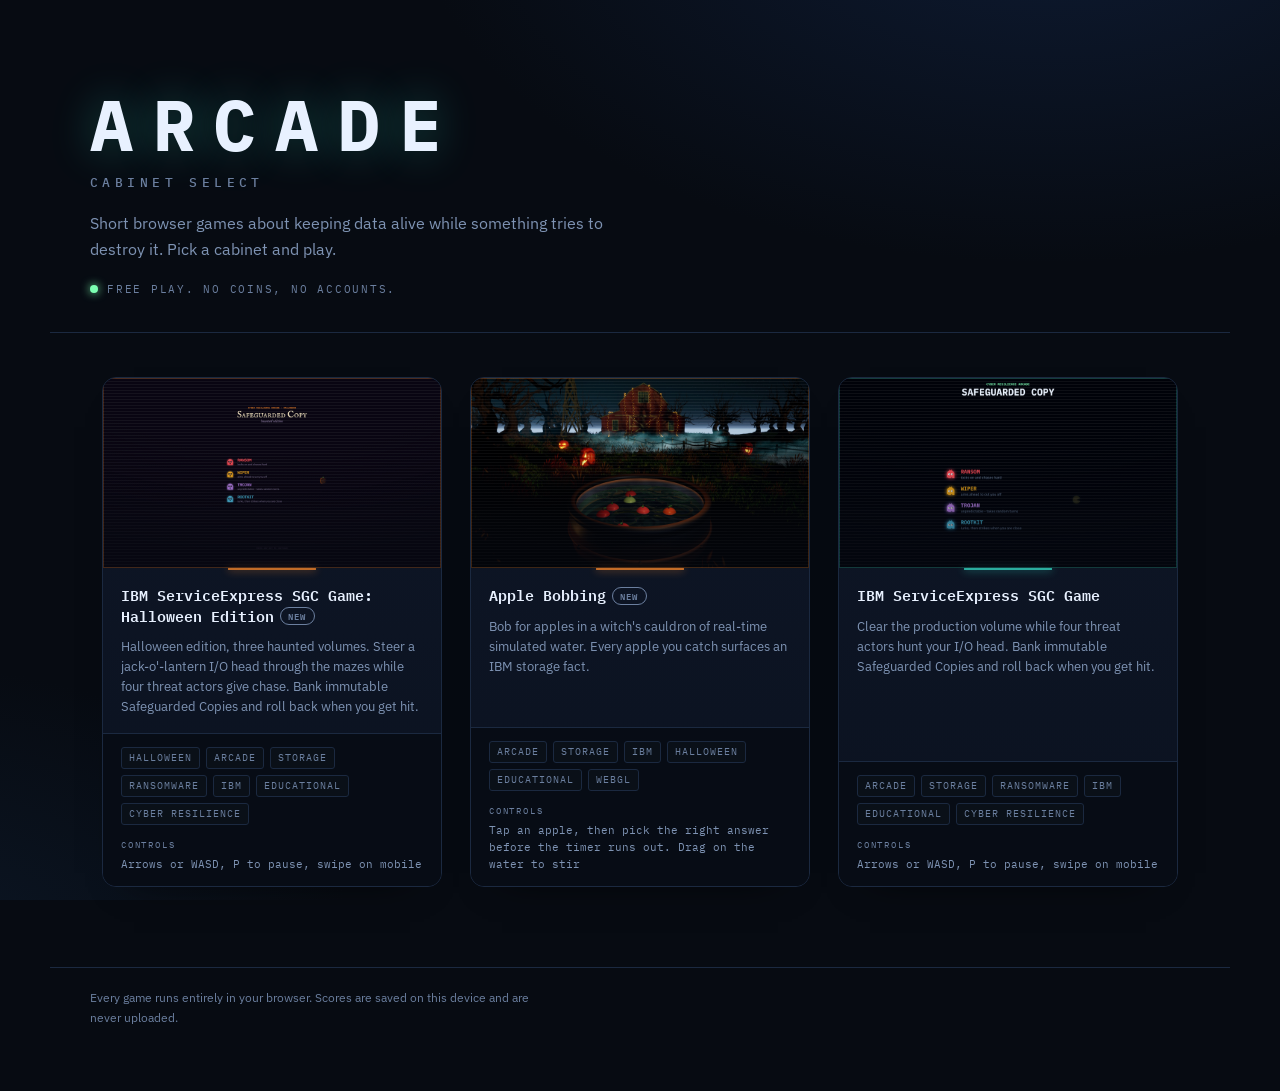
<file: index.html>
<!DOCTYPE html>
<html lang="en">
<head>
<meta charset="utf-8">
<meta name="viewport" content="width=device-width, initial-scale=1">
<title>Arcade</title>
<meta name="description" content="Playable browser games. Built for fun, mostly about storage.">
<link rel="preconnect" href="https://fonts.googleapis.com">
<link rel="preconnect" href="https://fonts.gstatic.com" crossorigin>
<link href="https://fonts.googleapis.com/css2?family=IBM+Plex+Mono:wght@400;500;600;700&family=IBM+Plex+Sans:wght@400;500;600;700&display=swap" rel="stylesheet">
<link rel="stylesheet" href="assets/css/arcade.css">
</head>
<body>
<header class="site-head">
  <h1>Arcade <span class="dim">Cabinet select</span></h1>
  <p class="lede">Short browser games about keeping data alive while something tries to destroy it. Pick a cabinet and play.</p>
  <p class="status"><span class="led" aria-hidden="true"></span>Free play. No coins, no accounts.</p>
</header>

<main>
  <!-- BEGIN GENERATED GAMES -->
<ul class="grid" role="list">
<li class="card" style="--accent:#ff8a2a">
  <a class="card-link" href="games/safeguarded-copy-halloween/">
    <span class="art"><img class="tile" src="games/safeguarded-copy-halloween/cover.png" alt="" loading="lazy"></span>
    <span class="card-body">
      <h2 class="card-title">IBM ServiceExpress SGC Game: Halloween Edition<span class="badge">New</span></h2>
      <span class="blurb">Halloween edition, three haunted volumes. Steer a jack-o&#x27;-lantern I/O head through the mazes while four threat actors give chase. Bank immutable Safeguarded Copies and roll back when you get hit.</span>
    </span>
  </a>
  <ul class="chips" role="list"><li class="chip">halloween</li><li class="chip">arcade</li><li class="chip">storage</li><li class="chip">ransomware</li><li class="chip">IBM</li><li class="chip">educational</li><li class="chip">cyber resilience</li></ul>
  <p class="controls"><span>Controls</span> Arrows or WASD, P to pause, swipe on mobile</p>
</li>
<li class="card" style="--accent:#ff8a2a">
  <a class="card-link" href="games/apple-bobbing/">
    <span class="art"><img class="tile" src="games/apple-bobbing/cover.png" alt="" loading="lazy"></span>
    <span class="card-body">
      <h2 class="card-title">Apple Bobbing<span class="badge">New</span></h2>
      <span class="blurb">Bob for apples in a witch&#x27;s cauldron of real-time simulated water. Every apple you catch surfaces an IBM storage fact.</span>
    </span>
  </a>
  <ul class="chips" role="list"><li class="chip">arcade</li><li class="chip">storage</li><li class="chip">IBM</li><li class="chip">halloween</li><li class="chip">educational</li><li class="chip">webgl</li></ul>
  <p class="controls"><span>Controls</span> Tap an apple, then pick the right answer before the timer runs out. Drag on the water to stir</p>
</li>
<li class="card" style="--accent:#36e0c8">
  <a class="card-link" href="games/safeguarded-copy/">
    <span class="art"><img class="tile" src="games/safeguarded-copy/cover.png" alt="" loading="lazy"></span>
    <span class="card-body">
      <h2 class="card-title">IBM ServiceExpress SGC Game</h2>
      <span class="blurb">Clear the production volume while four threat actors hunt your I/O head. Bank immutable Safeguarded Copies and roll back when you get hit.</span>
    </span>
  </a>
  <ul class="chips" role="list"><li class="chip">arcade</li><li class="chip">storage</li><li class="chip">ransomware</li><li class="chip">IBM</li><li class="chip">educational</li><li class="chip">cyber resilience</li></ul>
  <p class="controls"><span>Controls</span> Arrows or WASD, P to pause, swipe on mobile</p>
</li>
</ul>
<!-- END GENERATED GAMES -->
</main>

<footer class="site-foot">
  <p>Every game runs entirely in your browser. Scores are saved on this device and are never uploaded.</p>
</footer>
</body>
</html>
</file>
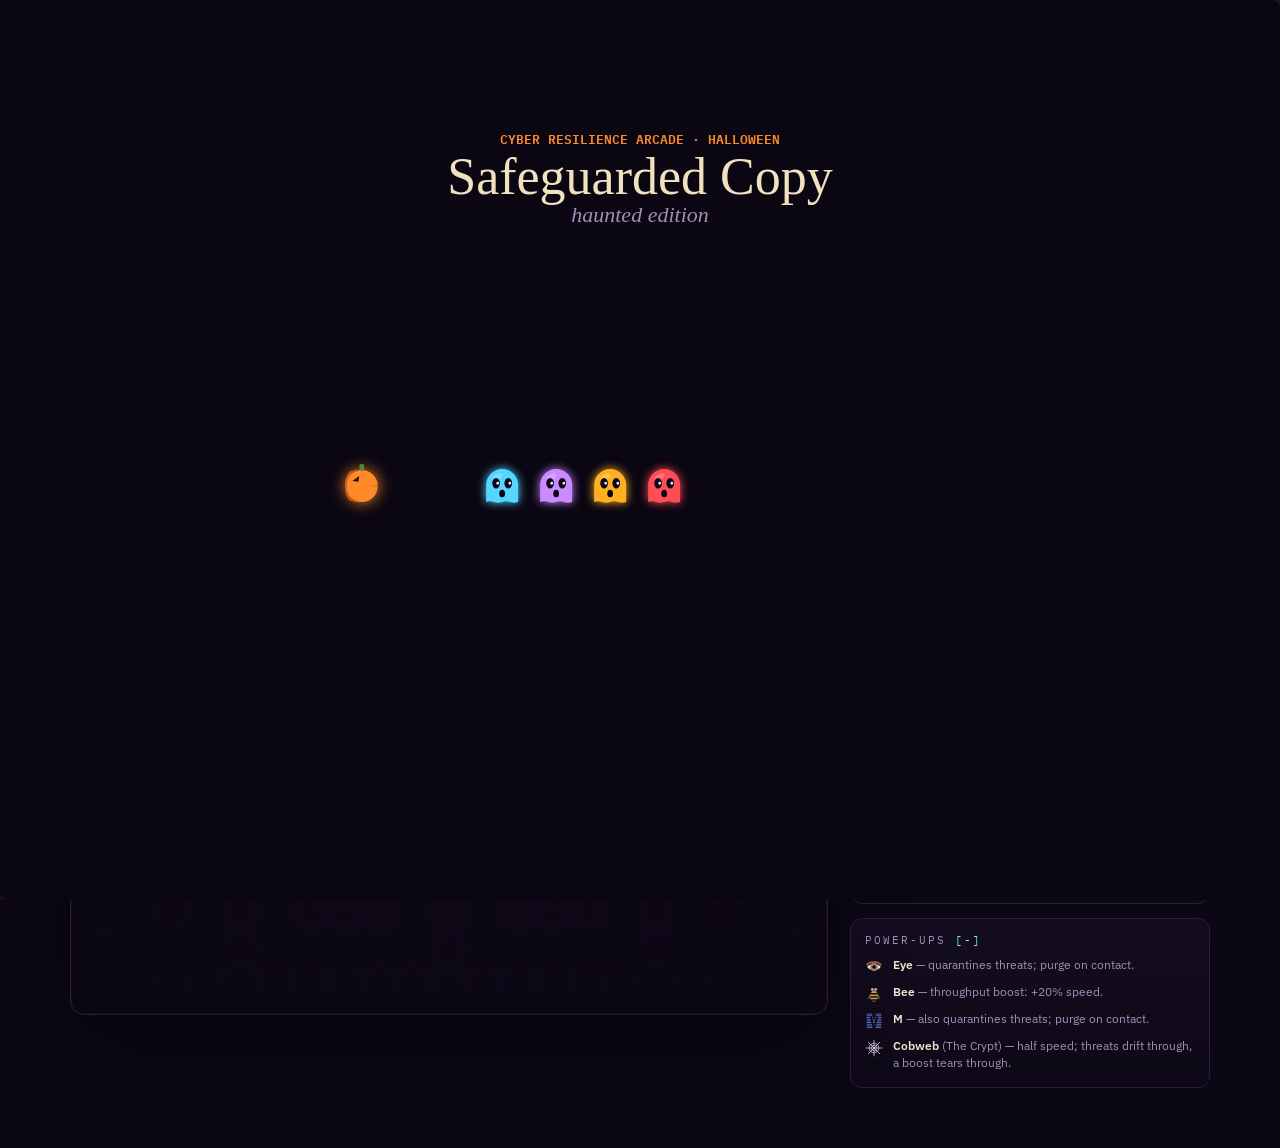
<file: games/safeguarded-copy-halloween/index.html>
<!doctype html>
<html lang="en">
<head>
<meta charset="utf-8">
<meta name="viewport" content="width=device-width, initial-scale=1, maximum-scale=1, user-scalable=no, viewport-fit=cover">
<title>IBM ServiceExpress SGC Game: Halloween Edition</title>
<meta name="description" content="Halloween edition, three haunted volumes. Steer a jack-o'-lantern I/O head through the mazes while four threat actors give chase. Bank immutable Safeguarded Copies and roll back when you get hit.">
<meta name="keywords" content="halloween, arcade, storage, ransomware, IBM, educational, cyber resilience">
<meta name="added" content="2026-09-16">
<meta name="game-accent" content="#ff8a2a">
<meta name="game-controls" content="Arrows or WASD, P to pause, swipe on mobile">
<link rel="preconnect" href="https://fonts.googleapis.com">
<link rel="preconnect" href="https://fonts.gstatic.com" crossorigin>
<link href="https://fonts.googleapis.com/css2?family=IBM+Plex+Mono:wght@400;500;600;700&family=IBM+Plex+Sans:wght@400;500;600;700&family=IM+Fell+English+SC&family=IM+Fell+English:ital@0;1&display=swap" rel="stylesheet">
<style>
  :root{
    --bg:#0b0714;
    --panel:#140d1f;
    --panel-2:#1a102840;
    --grid:#1a1030;
    --wall:#241538;
    --wall-glow:#9d5cff;
    --data:#ffb347;          /* candy blocks / protected data */
    --copy:#7CFFB2;          /* safeguarded copy green */
    --copy-dim:#2c6b48;
    --player:#ff8a2a;        /* I/O head (jack-o'-lantern) */
    --alert:#ff4d57;         /* ransomware */
    --amber:#ffb020;         /* wiper */
    --violet:#c98bff;        /* trojan */
    --cyan:#54d6ff;          /* rootkit */
    --ink:#efe4d0;
    --muted:#a08fb8;
    --muted-2:#6b5a85;
    --hair:#2a1d3a;
    --display:'IM Fell English SC',Georgia,serif;
    --display-italic:'IM Fell English',Georgia,serif;
    --mono:'IBM Plex Mono',ui-monospace,SFMono-Regular,Menlo,Consolas,monospace;
    --sans:'IBM Plex Sans',system-ui,-apple-system,Segoe UI,Roboto,sans-serif;
  }
  *{box-sizing:border-box}
  html,body{margin:0;height:100%}
  body{
    background:
      radial-gradient(1200px 700px at 80% -10%, #2a1a4a 0%, #2a1a4a00 60%),
      radial-gradient(900px 600px at -10% 110%, #2a1608 0%, #2a160800 55%),
      var(--bg);
    background-attachment:fixed;   /* pin glows to the viewport so Safari does not tile a seam into the scrolling bg */
    background-repeat:no-repeat;
    color:var(--ink);
    font-family:var(--sans);
    -webkit-font-smoothing:antialiased;
    overflow-x:hidden;
  }
  /* faint scanline texture */
  body::after{
    content:"";position:fixed;inset:0;pointer-events:none;z-index:50;
    background:repeating-linear-gradient(0deg, #ffffff05 0 1px, transparent 1px 3px);
    mix-blend-mode:overlay;opacity:.5;
  }
  .splash{position:fixed;inset:0;z-index:200;
    background:radial-gradient(1200px 700px at 80% -10%, #2a1a4a 0%, transparent 60%),
      radial-gradient(900px 600px at -10% 110%, #2a1608 0%, transparent 55%), var(--bg);
    opacity:1;transition:opacity .85s ease}
  .splash.done{opacity:0;pointer-events:none}
  .splash[hidden]{display:none}
  .splash .btn{position:absolute;left:50%;bottom:16%;transform:translateX(-50%)}
  .splash canvas{display:block;width:100%;height:100%}
  .wrap{
    max-width:1180px;margin:0 auto;padding:22px 20px 60px;
    display:grid;grid-template-columns: minmax(0,1fr) 360px; gap:22px;
    align-items:start;
  }
  header.top{grid-column:1 / -1;display:flex;align-items:flex-end;justify-content:space-between;gap:18px;flex-wrap:wrap;border-bottom:1px solid var(--hair);padding-bottom:14px}
  .brand{display:flex;flex-direction:column;gap:4px}
  .back-link{grid-column:1 / -1;justify-self:start;font-family:var(--mono);font-size:12px;color:var(--muted);text-decoration:none;letter-spacing:.08em;border:1px solid var(--hair);padding:4px 10px;border-radius:2px}
  .back-link:hover{color:var(--copy);border-color:var(--copy)}
  .kicker{font-family:var(--mono);font-size:11px;letter-spacing:.32em;text-transform:uppercase;color:var(--player)}
  h1{font-family:var(--display);font-weight:400;font-size:clamp(26px,4.2vw,38px);margin:0;letter-spacing:.02em;line-height:1.05;color:#f1e2bf}
  h1 .dim{color:var(--muted);font-family:var(--display-italic);font-style:italic;font-size:.68em;text-transform:none}
  .tag{font-size:13px;color:var(--muted);max-width:560px;line-height:1.45}
  .top-meta{font-family:var(--mono);font-size:11px;color:var(--muted-2);text-align:right;line-height:1.6}
  .top-meta b{color:var(--data);font-weight:600}

  /* ---- stage ---- */
  .stage{position:relative;background:linear-gradient(180deg,#100a1a,#0a0612);border:1px solid var(--hair);border-radius:14px;padding:14px;box-shadow:0 30px 80px -40px #000, inset 0 0 0 1px #ffffff08}
  .stage-head{display:flex;align-items:center;justify-content:space-between;gap:10px;margin:2px 4px 12px;font-family:var(--mono);font-size:11px;letter-spacing:.14em;text-transform:uppercase}
  .vol{display:flex;align-items:center;gap:9px;color:var(--muted)}
  .led{width:9px;height:9px;border-radius:50%;background:var(--copy);box-shadow:0 0 10px var(--copy);animation:pulse 1.8s ease-in-out infinite}
  .led.bad{background:var(--alert);box-shadow:0 0 10px var(--alert)}
  @keyframes pulse{50%{opacity:.4}}
  .hud{display:flex;gap:16px;color:var(--muted)}
  .hud b{color:var(--ink);font-weight:600}
  canvas{display:block;width:100%;height:auto;image-rendering:auto;border-radius:8px;background:#0a0612;touch-action:none}
  .canvas-host{position:relative}

  /* overlays */
  .overlay{position:absolute;inset:0;display:flex;align-items:flex-start;justify-content:center;overflow-y:auto;border-radius:8px;background:radial-gradient(120% 120% at 50% 0%, #140d1ff2, #0a0612fa);backdrop-filter:blur(3px);z-index:5;padding:22px;text-align:center}
  .overlay.hidden{display:none}
  .card{max-width:560px;width:100%;margin:auto}
  .card h2{font-family:var(--display);font-weight:400;font-size:30px;margin:0 0 6px;letter-spacing:.02em;color:#f1e2bf;line-height:1.1}
  .card p{color:var(--muted);font-size:14px;line-height:1.55;margin:8px 0}
  .card .small{font-size:12.5px;color:var(--muted-2)}
  .legend-mini{display:flex;flex-wrap:wrap;gap:10px 18px;justify-content:center;margin:16px 0 4px;font-family:var(--mono);font-size:12px;color:var(--muted)}
  .legend-mini i{width:12px;height:12px;border-radius:3px;display:inline-block;vertical-align:-2px;margin-right:7px}
  button.btn{font-family:var(--mono);font-weight:600;letter-spacing:.06em;text-transform:uppercase;font-size:13px;color:#2a1d12;background:linear-gradient(180deg,#ffb347,#ff8a2a);border:0;border-radius:9px;padding:13px 22px;cursor:pointer;box-shadow:0 10px 30px -12px #ff8a2aaa;transition:transform .08s ease, filter .15s}
  button.btn:hover{filter:brightness(1.08)}
  button.btn:active{transform:translateY(1px)}
  button.btn.ghost{background:transparent;color:var(--ink);border:1px solid var(--hair);box-shadow:none}
  button.btn.danger{background:linear-gradient(180deg,#ff8088,#ff4d57);color:#1a0608;box-shadow:0 10px 30px -12px #ff4d5799}
  .btnrow{display:flex;gap:10px;justify-content:center;flex-wrap:wrap;margin-top:16px}

  /* recovery chooser */
  .rp-list{display:grid;gap:10px;margin:14px 0 4px;text-align:left;max-height:280px;overflow:auto;padding-right:4px}
  .rp{display:flex;align-items:center;gap:12px;border:1px solid var(--copy-dim);background:linear-gradient(180deg,#0e1f1880,#0b1a14);border-radius:10px;padding:11px 13px;cursor:pointer;transition:border-color .15s, background .15s, transform .08s}
  .rp:hover{border-color:var(--copy);background:#10241b}
  .rp:active{transform:translateY(1px)}
  .rp .lock{font-size:18px;filter:drop-shadow(0 0 6px var(--copy))}
  .rp .meta{flex:1;min-width:0}
  .rp .seq{font-family:var(--mono);font-size:13px;color:var(--copy);font-weight:600}
  .rp .sub{font-family:var(--mono);font-size:11px;color:var(--muted)}
  .rp .badge{font-family:var(--mono);font-size:9.5px;letter-spacing:.12em;text-transform:uppercase;color:var(--copy);border:1px solid var(--copy-dim);border-radius:999px;padding:3px 8px}
  .rp .rpo{font-family:var(--mono);font-size:11px;color:var(--amber);text-align:right;white-space:nowrap}

  /* ---- console panel ---- */
  .console{display:flex;flex-direction:column;gap:14px;align-self:stretch}
  #pu-panel{display:flex;flex-direction:column;flex:1 1 auto;min-height:0}   /* basis auto: the column grows to fit the legend instead of it spilling out */
  #pu-panel .legend{overflow:auto;min-height:0;padding-bottom:2px}
  .module{background:linear-gradient(180deg,var(--panel),#0d0816);border:1px solid var(--hair);border-radius:12px;padding:14px}
  .module h3{font-family:var(--mono);font-size:11px;letter-spacing:.18em;text-transform:uppercase;color:var(--muted);margin:0 0 10px;display:flex;align-items:center;justify-content:space-between}
  .module h3 .count{color:var(--copy)}

  .gauge{display:flex;flex-direction:column;gap:8px}
  .gauge .row{display:flex;justify-content:space-between;font-family:var(--mono);font-size:12px;color:var(--muted)}
  .gauge .row b{color:var(--ink)}
  .bar{height:8px;border-radius:999px;background:#160e24;overflow:hidden;border:1px solid var(--hair)}
  .bar > span{display:block;height:100%;width:0%;background:linear-gradient(90deg,var(--copy),var(--player));transition:width .25s ease}
  .rpo-note{font-size:11px;color:var(--muted-2);line-height:1.4;margin-top:8px}
  .repo-note{font-family:var(--mono);font-size:11px;color:var(--amber);line-height:1.45;margin-top:10px;padding:8px 10px;border:1px solid #3a2f12;border-radius:8px;background:#1a140880;opacity:1;transition:opacity .4s ease}

  .repo{display:flex;flex-direction:column;gap:8px;min-height:46px}
  .repo .empty{font-family:var(--mono);font-size:11.5px;color:var(--muted-2);padding:8px 2px}
  .copy-chip{display:flex;align-items:center;gap:10px;border:1px solid var(--copy-dim);border-radius:9px;padding:8px 10px;background:#0b1a1480;animation:slidein .3s ease}
  @keyframes slidein{from{opacity:0;transform:translateX(8px)}}
  .copy-chip.expiring{opacity:.45;filter:grayscale(.4)}
  .copy-chip .lk{font-size:14px}
  .copy-chip .info{flex:1;min-width:0}
  .copy-chip .t{font-family:var(--mono);font-size:12px;color:var(--copy);font-weight:600}
  .copy-chip .s{font-family:var(--mono);font-size:10.5px;color:var(--muted)}
  .copy-chip .imm{font-family:var(--mono);font-size:9px;letter-spacing:.1em;color:var(--copy);border:1px solid var(--copy-dim);border-radius:999px;padding:2px 6px;text-transform:uppercase}

  .stat-grid{display:grid;grid-template-columns:1fr 1fr;gap:9px}
  .stat{background:var(--panel-2);border:1px solid #24183a;border-radius:9px;padding:9px 10px}
  .stat .k{font-family:var(--mono);font-size:9.5px;letter-spacing:.12em;text-transform:uppercase;color:var(--muted-2)}
  .stat .v{font-family:var(--mono);font-size:18px;font-weight:600;color:var(--ink);margin-top:2px}

  .legend{display:flex;flex-direction:column;gap:8px}
  .legend .li{display:flex;gap:10px;align-items:flex-start;font-size:12px;color:var(--muted);line-height:1.4}
  .legend .li i{flex:0 0 auto;width:16px;height:16px;border-radius:4px;margin-top:1px;box-shadow:inset 0 0 0 1px #ffffff14}
  .legend .li .puicon{flex:0 0 auto;width:18px;height:18px;margin-top:1px;display:inline-flex}
  .legend .li .puicon svg{display:block}
  .legend .li b{color:var(--ink);font-weight:600}

  .log{font-family:var(--mono);font-size:11px;color:var(--muted);background:#0d0816;border:1px solid var(--hair);border-radius:9px;padding:9px 10px;max-height:120px;overflow:auto;line-height:1.55}
  .log div{white-space:pre-wrap}
  .log .t-copy{color:var(--copy)}
  .log .t-bad{color:var(--alert)}
  .log .t-rec{color:var(--amber)}
  .log .t-sys{color:var(--muted-2)}

  .ctrlbar{display:flex;gap:8px;flex-wrap:wrap}
  .ctrlbar button{flex:1}
  .mini{font-family:var(--mono);font-weight:600;font-size:11px;letter-spacing:.08em;text-transform:uppercase;color:var(--ink);background:#1b1228;border:1px solid var(--hair);border-radius:8px;padding:9px 10px;cursor:pointer}
  .mini:hover{border-color:#6a4bb0}

  footer{grid-column:1 / -1;border-top:1px solid var(--hair);margin-top:6px;padding-top:14px;color:var(--muted-2);font-size:11.5px;line-height:1.5}
  footer b{color:var(--muted)}
  a{color:var(--player);text-decoration:none}

  /* mobile dpad */
  .dpad{display:none;grid-column:1/-1;justify-content:center;margin-top:4px}
  .dpad .pad{display:grid;grid-template-columns:repeat(3,60px);grid-template-rows:repeat(3,60px);gap:8px}
  .dpad button{font-size:22px;background:#1b1228;border:1px solid var(--hair);border-radius:12px;color:var(--ink);cursor:pointer}
  .dpad .u{grid-area:1/2} .dpad .l{grid-area:2/1} .dpad .r{grid-area:2/3} .dpad .d{grid-area:3/2}

  /* collapsible reference panels: used on both layouts, compact on mobile */
  details.module summary{font-family:var(--mono);font-size:11px;letter-spacing:.18em;text-transform:uppercase;color:var(--muted);cursor:pointer;list-style:none;margin-bottom:2px}
  details.module summary::-webkit-details-marker{display:none}
  details.module summary::after{content:" [+]";color:var(--copy)}
  details.module[open] summary::after{content:" [-]";color:var(--copy)}
  details.module[open] .legend{margin-top:10px}

  @media (max-width: 940px){
    .wrap{grid-template-columns:1fr;max-width:560px;padding:12px 10px 44px;gap:14px}
    .console{position:static;align-self:auto}
    #pu-panel{flex:0 0 auto}
    .dpad{display:flex}
    html,body{overscroll-behavior:none}
    header.top{padding-bottom:10px}
    .tag{font-size:12px}
    .stage{padding:10px;touch-action:none}
    .overlay{inset:0;padding:14px;align-items:flex-start;overflow-y:auto;-webkit-overflow-scrolling:touch}
    .overlay .card{margin:auto}
    .card h2{font-size:18px}
    .card p{font-size:13px}
    .dpad .pad{grid-template-columns:repeat(3,56px);grid-template-rows:repeat(3,56px)}
    .mini{min-height:44px}
    button.btn{padding:14px 20px;width:100%}
  }
  /* ---------- leaderboard ---------- */
  .lb{list-style:none;margin:10px 0 0;padding:0;display:flex;flex-direction:column;gap:4px;max-height:230px;overflow-y:auto;overflow-x:hidden}
  .lb li{padding-right:8px}
  .lb li{display:grid;grid-template-columns:22px 1fr auto 16px;align-items:center;gap:8px;
    font-family:var(--mono);font-size:12px;color:var(--muted)}
  .lb li .rk{color:var(--muted-2);text-align:right}
  .lb li .nm{color:var(--copy);font-weight:600;letter-spacing:.04em;overflow:hidden;text-overflow:ellipsis;white-space:nowrap}
  .lb li .sc{color:var(--ink);text-align:right;white-space:nowrap}
  .lb li .wl{font-size:11px;text-align:center}
  .lb li.empty{display:block;color:var(--muted-2);font-size:11.5px;padding:4px 0}
  .lb-clear{margin-top:10px;width:100%}
  details.module summary .count{color:var(--copy)}
  .lb-note{font-family:var(--mono);font-size:12px;color:var(--amber);margin:10px 0 2px;min-height:1em}
  .lb-entry{margin:12px 0 4px}
  .lb-entry-l{font-family:var(--mono);font-size:11px;letter-spacing:.14em;text-transform:uppercase;color:var(--copy);margin-bottom:8px}
  .lb-name-input{width:100%;font-family:var(--mono);font-weight:600;font-size:16px;
    color:var(--copy);background:#0b1a14;border:1px solid var(--copy-dim);
    border-radius:9px;padding:11px 14px;margin-bottom:12px;caret-color:var(--copy)}
  .lb-name-input:focus{outline:none;border-color:var(--copy);box-shadow:0 0 0 2px #7cffb244}
  .lb-name-input::placeholder{color:var(--muted-2)}

  /* ---------- pre-game leaderboard screen ---------- */
  .intro-lb{margin:14px 0 0;text-align:left}
  .intro-lb-title{font-family:var(--mono);font-size:10px;letter-spacing:.22em;text-transform:uppercase;color:var(--muted-2);margin-bottom:8px}
  .intro-lb-rows{display:flex;flex-direction:column;gap:3px;max-height:170px;overflow:auto}
  .intro-lb-row{display:grid;grid-template-columns:22px 1fr auto 14px;align-items:center;gap:6px;
    font-family:var(--mono);font-size:12px;color:var(--muted);padding:3px 0;border-bottom:1px solid #1b293044}
  .intro-lb-row:last-child{border-bottom:none}
  .intro-lb-row .rk{color:var(--muted-2);text-align:right;font-size:11px}
  .intro-lb-row .nm{color:var(--copy);font-weight:600;overflow:hidden;text-overflow:ellipsis;white-space:nowrap}
  .intro-lb-row .sc{color:var(--ink);text-align:right;white-space:nowrap}
  .intro-lb-row .wl{font-size:11px;text-align:center}
  .intro-lb-empty{font-family:var(--mono);font-size:11.5px;color:var(--muted-2);padding:4px 0;text-align:center}
  .name-row{display:flex;gap:8px;margin:14px 0 4px;align-items:stretch}
  .name-row .lb-name-input{flex:1;margin-bottom:0}

  /* ---------- full-board scores page ---------- */
  .lb-page-card{max-width:520px}
  .lb-page-head{display:grid;grid-template-columns:32px 1fr auto 22px;gap:10px;align-items:center;
    font-family:var(--mono);font-size:10px;letter-spacing:.14em;text-transform:uppercase;color:var(--muted-2);
    padding:0 8px 8px;margin-top:14px;border-bottom:1px solid var(--hair)}
  .lb-page-head .sc,.lb-page-head .rk{text-align:right}
  .lb-page-head .wl{text-align:center}
  .lb-page{max-height:300px;margin-top:8px;gap:2px}
  .lb-page li{grid-template-columns:32px 1fr auto 22px;font-size:15px;padding:9px 8px;
    border-bottom:1px solid #1b293033;border-radius:6px}
  .lb-page li:nth-child(-n+3) .nm{color:#ffb347}
  .lb-page li:nth-child(-n+3) .rk{color:var(--copy)}

  /* ---------- arcade initials entry ---------- */
  .lb-initials{display:flex;gap:10px;justify-content:center;margin:4px 0 14px}
  .lb-init{width:56px;height:64px;text-align:center;text-transform:uppercase;
    font-family:var(--mono);font-weight:700;font-size:34px;color:var(--copy);
    background:#0b1a14;border:1px solid var(--copy-dim);border-radius:10px;
    caret-color:var(--copy);padding:0}
  .lb-init:focus{outline:none;border-color:var(--copy);box-shadow:0 0 0 2px #7cffb244}

  /* ---------- themed scrollbars (replaces the default white bar) ---------- */
  .intro-lb-rows,.rp-list,.repo,.lb{scrollbar-width:thin;scrollbar-color:var(--copy-dim) transparent}
  .intro-lb-rows::-webkit-scrollbar,.rp-list::-webkit-scrollbar,.repo::-webkit-scrollbar,
  .lb::-webkit-scrollbar{width:8px;height:8px}
  .intro-lb-rows::-webkit-scrollbar-track,.rp-list::-webkit-scrollbar-track,
  .repo::-webkit-scrollbar-track,.lb::-webkit-scrollbar-track{background:transparent}
  .intro-lb-rows::-webkit-scrollbar-thumb,.rp-list::-webkit-scrollbar-thumb,
  .repo::-webkit-scrollbar-thumb,.lb::-webkit-scrollbar-thumb{
    background:linear-gradient(180deg,#2c6b48,#1c4630);border-radius:8px;border:2px solid transparent;background-clip:padding-box}
  .intro-lb-rows::-webkit-scrollbar-thumb:hover,.rp-list::-webkit-scrollbar-thumb:hover,
  .repo::-webkit-scrollbar-thumb:hover,.lb::-webkit-scrollbar-thumb:hover{
    background:linear-gradient(180deg,#3f9668,#2c6b48);background-clip:padding-box}
  .name-row .btn{white-space:nowrap;flex-shrink:0}
</style>
</head>
<body>
<div id="attract" class="splash"><canvas id="attract-cv"></canvas></div>
<div id="transition" class="splash done" hidden><canvas id="transition-cv"></canvas><button class="btn" id="btn-descend">Descend ▸</button></div>
<div class="wrap">
  <a class="back-link" href="../../">&larr; Arcade</a>
  <header class="top">
    <div class="brand">
      <div class="kicker">Cyber Resilience Arcade &middot; Halloween</div>
      <h1>Safeguarded&nbsp;Copy <span class="dim">haunted edition</span></h1>
      <div class="tag">Clear the production volume of candy blocks while threat actors haunt your I/O head. Capture <b style="color:var(--copy)">immutable Safeguarded Copies</b> as you go — when something wicked catches you, roll the volume back to a clean recovery point instead of losing everything.</div>
    </div>
  </header>

  <!-- LEFT: game stage -->
  <section class="stage">
    <div class="stage-head">
      <div class="vol"><span class="led" id="led"></span><span id="vol-state">PRODUCTION VOLUME — ONLINE</span></div>
      <div class="hud">
        <span id="h-level">VOL 1/3</span><span>SCORE&nbsp;<b id="h-score">0</b></span>
        <span>BLOCKS&nbsp;<b id="h-dots">0</b></span>
      </div>
    </div>
    <div class="canvas-host">
      <canvas id="game" width="504" height="504" aria-label="maze game"></canvas>

      <!-- INTRO -->
      <div class="overlay" id="ov-intro">
        <div class="card">
          <div class="kicker" style="margin-bottom:6px">Cyber Resilience Arcade &middot; Halloween</div>
          <h2>Something wicked this way writes.</h2>
          <p style="margin:6px 0 4px"><b>Arrow keys / WASD</b> or swipe to steer. Three haunted volumes stand between you and a clean restore — eat every candy block in each. Grab the <b style="color:var(--copy)">green lanterns</b> to capture immutable Safeguarded Copies — when a threat catches you, roll back to a clean copy instead of losing everything.</p>
          <div class="legend-mini" style="margin:10px 0 0">
            <span><i style="background:var(--player)"></i>I/O head (you)</span>
            <span><i style="background:var(--copy)"></i>Safeguarded Copy</span>
            <span><i style="background:var(--alert)"></i>Threat actors</span>
          </div>


          <!-- leaderboard shown before game starts -->
          <div class="intro-lb">
            <div class="intro-lb-title">🏆 Leaderboard</div>
            <div class="intro-lb-rows" id="intro-lb-rows">
              <div class="intro-lb-empty">No scores yet — be the first!</div>
            </div>
          </div>

          <div class="btnrow"><button class="btn" id="btn-start">Raise the volume ▸</button><button class="btn ghost" id="btn-view-lb">🏆 Leaderboard</button></div>
          <!-- DEV: level select for testing — remove this block (and its handler in the script) before pushing -->
          <div class="btnrow" id="dev-levels" style="margin-top:8px"><span class="small" style="align-self:center;font-family:var(--mono);font-size:11px;color:var(--muted-2)">DEV start on</span><button class="btn ghost" data-level="1">Vol 1</button><button class="btn ghost" data-level="2">Vol 2</button><button class="btn ghost" data-level="3">Vol 3</button></div>
        </div>
      </div>

      <!-- RECOVER -->
      <div class="overlay hidden" id="ov-recover">
        <div class="card">
          <div class="kicker" style="margin-bottom:6px;color:var(--alert)">⚠ Something wicked corrupted the volume</div>
          <h2>Recover from a Safeguarded Copy</h2>
          <p class="small">Copies are immutable — nothing that haunts this volume could alter or delete them. Pick a clean recovery point. Newer = less data loss, but less margin from the threat.</p>
          <div class="rp-list" id="rp-list"></div>
          <div class="btnrow"><button class="btn ghost" id="btn-giveup">Decline recovery</button></div>
        </div>
      </div>

      <!-- GAMEOVER -->
      <div class="overlay hidden" id="ov-over">
        <div class="card">
          <div class="kicker" style="margin-bottom:6px;color:var(--alert)">Total loss</div>
          <h2 id="over-title">No recovery point available</h2>
          <p id="over-msg">Without a Safeguarded Copy, a corruption event means the volume is gone. That's the whole argument for taking immutable copies early and often.</p>
          <div class="lb-note"></div>
          <div class="lb-entry" hidden>
            <div class="lb-entry-l">New high score — enter your initials</div>
            <div class="lb-initials">
              <input class="lb-init" maxlength="1" inputmode="latin" autocomplete="off" spellcheck="false" aria-label="Initial 1">
              <input class="lb-init" maxlength="1" inputmode="latin" autocomplete="off" spellcheck="false" aria-label="Initial 2">
              <input class="lb-init" maxlength="1" inputmode="latin" autocomplete="off" spellcheck="false" aria-label="Initial 3">
            </div>
            <button class="btn lb-save">Save score ▸</button>
          </div>
          <div class="btnrow"><button class="btn" id="btn-restart">Raise it from the dead ▸</button><button class="btn ghost btn-view-lb-e">🏆 Leaderboard</button></div>
        </div>
      </div>

      <!-- WIN -->
      <div class="overlay hidden" id="ov-win">
        <div class="card">
          <div class="kicker" style="margin-bottom:6px;color:var(--copy)">Recovery complete</div>
          <h2>The haunting is over 🛡</h2>
          <p>Every block reconciled, production back to a known-good state and the spirits laid to rest. You survived <b id="win-rec">0</b> corruption events using <b id="win-copies">0</b> Safeguarded Copies across all three volumes.</p>
          <div class="lb-note"></div>
          <div class="lb-entry" hidden>
            <div class="lb-entry-l">New high score — enter your initials</div>
            <div class="lb-initials">
              <input class="lb-init" maxlength="1" inputmode="latin" autocomplete="off" spellcheck="false" aria-label="Initial 1">
              <input class="lb-init" maxlength="1" inputmode="latin" autocomplete="off" spellcheck="false" aria-label="Initial 2">
              <input class="lb-init" maxlength="1" inputmode="latin" autocomplete="off" spellcheck="false" aria-label="Initial 3">
            </div>
            <button class="btn lb-save">Save score ▸</button>
          </div>
          <div class="btnrow"><button class="btn" id="btn-again">Haunt it again ▸</button><button class="btn ghost btn-view-lb-e">🏆 Leaderboard</button></div>
        </div>
      </div>

      <!-- SCORES (full-board leaderboard page) -->
      <div class="overlay hidden" id="ov-scores">
        <div class="card lb-page-card">
          <div class="kicker" style="margin-bottom:6px;color:var(--copy)">🏆 High scores</div>
          <h2>Leaderboard</h2>
          <div class="lb-page-head"><span class="rk">#</span><span class="nm">Initials</span><span class="sc">Score</span><span class="wl">🔒</span></div>
          <ol class="lb lb-page" id="lb-page-list"><li class="empty">No scores yet.</li></ol>
          <div class="btnrow">
            <button class="btn" id="btn-scores-back">◂ Back</button>
            <button class="btn ghost" id="btn-scores-clear">Clear scores</button>
          </div>
        </div>
      </div>
    </div>
  </section>

  <!-- RIGHT: ops console -->
  <aside class="console">
    <div class="ctrlbar">
      <button class="mini" id="btn-pause">Pause</button>
      <button class="mini" id="btn-music">Music: on</button>
      <button class="mini" id="btn-mute">Sound: on</button>
      <button class="mini" id="btn-reset">Reset</button>
    </div>
    <details class="module" open id="lb-panel">
      <summary>High scores <span class="count" id="lb-count">0</span></summary>
      <ol class="lb" id="lb-list"><li class="empty">No scores yet.</li></ol>
      <button class="mini lb-clear" id="btn-clear-scores">Clear scores</button>
    </details>
    <div class="module">
      <h3>Recovery point objective <span class="count" id="rpo-state">—</span></h3>
      <div class="gauge">
        <div class="row"><span>Since last copy</span><b id="rpo-time">00:00</b></div>
        <div class="bar"><span id="rpo-bar"></span></div>
        <div class="row"><span>Unprotected blocks</span><b id="rpo-blocks">0</b></div>
      </div>
      <div class="rpo-note">If you're caught now, everything since your last copy is lost on recovery. Grab a lantern to reset the gap to zero.</div>
    </div>

    <div class="module">
      <h3>Safeguarded Copy crypt <span class="count" id="repo-count">0 / 4</span></h3>
      <div class="repo" id="repo"><div class="empty">No copies yet — repository empty.</div></div>
      <div class="repo-note" id="repo-note" hidden></div>
    </div>

    <div class="module">
      <h3>Telemetry</h3>
      <div class="stat-grid">
        <div class="stat"><div class="k">Copies taken</div><div class="v" id="s-taken">0</div></div>
        <div class="stat"><div class="k">Recoveries</div><div class="v" id="s-rec">0</div></div>
        <div class="stat"><div class="k">Blocks lost</div><div class="v" id="s-lost">0</div></div>
        <div class="stat"><div class="k">Threats purged</div><div class="v" id="s-threats">0</div></div>
      </div>
    </div>

    <details class="module" open id="pu-panel">
      <summary>Power-ups</summary>
      <div class="legend">
        <div class="li"><span class="puicon"><svg xmlns="http://www.w3.org/2000/svg" viewBox="0 0 128 128" width="18" height="18"><path d="M16 48C34 22 94 22 112 48" fill="none" stroke="#B96547" stroke-width="12" stroke-linecap="round"/><path d="M16 64C32 36 96 36 112 64C96 92 32 92 16 64Z" fill="#E8E8E8"/><circle cx="64" cy="64" r="28" fill="#9B846B"/><circle cx="64" cy="64" r="12" fill="#000"/></svg></span><span><b>Eye</b> — quarantines threats; purge on contact.</span></div>
        <div class="li"><span class="puicon"><svg xmlns="http://www.w3.org/2000/svg" viewBox="0 0 128 128" width="18" height="18"><path d="M40 56 L16 96 Q40 104 52 72 Z" fill="#355F3A"/><path d="M88 56 L112 96 Q88 104 76 72 Z" fill="#355F3A"/><circle cx="52" cy="32" r="10" fill="#D7A0B0"/><circle cx="76" cy="32" r="10" fill="#D7A0B0"/><path d="M64 42 C84 42 92 60 92 82 C92 104 82 118 64 118 C46 118 36 104 36 82 C36 60 44 42 64 42Z" fill="#D19A53"/><rect x="38" y="58" width="52" height="10" fill="#000"/><rect x="38" y="80" width="52" height="10" fill="#000"/><rect x="38" y="102" width="52" height="10" fill="#000"/></svg></span><span><b>Bee</b> — throughput boost: +20% speed.</span></div>
        <div class="li"><span class="puicon"><svg xmlns="http://www.w3.org/2000/svg" viewBox="0 0 128 128" width="18" height="18"><g fill="#6377D8"><rect x="12" y="12" width="40" height="6"/><rect x="76" y="12" width="40" height="6"/><rect x="12" y="24" width="40" height="6"/><rect x="76" y="24" width="40" height="6"/><rect x="12" y="36" width="44" height="6"/><rect x="72" y="36" width="44" height="6"/><rect x="12" y="48" width="48" height="6"/><rect x="68" y="48" width="48" height="6"/><rect x="12" y="60" width="52" height="6"/><rect x="64" y="60" width="52" height="6"/><rect x="12" y="72" width="52" height="6"/><rect x="64" y="72" width="52" height="6"/><rect x="12" y="84" width="52" height="6"/><rect x="64" y="84" width="52" height="6"/><rect x="12" y="96" width="52" height="6"/><rect x="64" y="96" width="52" height="6"/><rect x="12" y="108" width="52" height="6"/><rect x="64" y="108" width="52" height="6"/></g><path d="M48 32 L64 108 L80 32 L92 32 L72 118 L56 118 L36 32 Z" fill="#000"/></svg></span><span><b>M</b> — also quarantines threats; purge on contact.</span></div>
        <div class="li"><span class="puicon"><svg xmlns="http://www.w3.org/2000/svg" viewBox="0 0 24 24" width="18" height="18" fill="none" stroke="#ddd4ee" stroke-width="1"><path d="M12 12L12 1M12 12L20 4M12 12L23 12M12 12L20 20M12 12L12 23M12 12L4 20M12 12L1 12M12 12L4 4"/><path d="M12 5.5Q14.5 6 16.5 7.5Q18 9.5 18.5 12Q18 14.5 16.5 16.5Q14.5 18 12 18.5Q9.5 18 7.5 16.5Q6 14.5 5.5 12Q6 9.5 7.5 7.5Q9.5 6 12 5.5Z"/><path d="M12 8.5Q14 9 15.5 10.5Q15.5 12 15.5 12Q15 14 13.5 15.5Q12 15.5 12 15.5Q10 15 8.5 13.5Q8.5 12 8.5 12Q9 10 10.5 8.5Q12 8.5 12 8.5Z"/></svg></span><span><b>Cobweb</b> (The Crypt) — half speed; threats drift through, a boost tears through.</span></div>
      </div>
    </details>

  </aside>

  <div class="dpad">
    <div class="pad">
      <button class="u" data-dir="up">▲</button>
      <button class="l" data-dir="left">◀</button>
      <button class="r" data-dir="right">▶</button>
      <button class="d" data-dir="down">▼</button>
    </div>
  </div>

</div>

<script>
"use strict";
(function(){
  /* ============================================================
     MAZE  (authored as left halves, mirrored for symmetry)
     X wall  . block  o safeguarded-copy pellet  ' ' open
     _ ghost pen  = pen door  P player start
  ============================================================ */
  // Strict 1-tile-wide corridors (odd-lattice maze): no open area is ever 2 wide.
  // Generated + verified: connected, symmetric, no 2x2 open cells, no dead ends
  // (except the pen-exit nook, as in the classic board).
  const webRow=(r,a,b)=>{ const o=[]; for(let c=a;c<=b;c++) o.push({r,c}); return o; };
  const LEVELS=[
    { name:'The Cellar', pace:0.80, release:[0,3,6,9], fright:7,
      warn:['locks on and chases hard','aims ahead to cut you off','unpredictable - takes random turns','lurks, then strikes when you are close'],
      map:[
      "XXXXXXXXXXXXXXXXXXXXX",
      "Xo....X...X...X....oX",
      "X.XXX.X.X.X.X.X.XXX.X",
      "X...X...X.X.X...X...X",
      "XXX.X.XXX.X.XXX.X.XXX",
      "X.....X...X...X.....X",
      "X.XXX.X.XXXXX.X.XXX.X",
      "X.....X.......X.....X",
      "XXX.X.XXXX.XXXX.X.XXX",
      " .......XX=XX....... ",
      "X.X.XXX._____.XXX.X.X",
      "X.X.....XXXXX.....X.X",
      "X.XXXXX.XXXXX.XXXXX.X",
      "X.....X...P...X.....X",
      "XXX.X.XXX.X.XXX.X.XXX",
      "X.....X.......X.....X",
      "X.XXXXX.XXXXX.XXXXX.X",
      "X.X...X...X...X...X.X",
      "X.X.X.XXX.X.XXX.X.X.X",
      "Xo..X.....X.....X..oX",
      "XXXXXXXXXXXXXXXXXXXXX"
    ] },
    { name:'The Crypt', pace:0.72, release:[0,3,5.5,8], fright:6,
      note:'Cobwebs in the long halls slow the I/O head to half speed. Threats drift straight through; a throughput boost tears through.',
      webs:[...webRow(7,4,5),...webRow(7,15,16), ...webRow(15,6,7),...webRow(15,13,14), ...webRow(17,3,4),...webRow(17,16,17)],
      pups:[ {r:5,c:5,type:'bee'}, {r:5,c:15,type:'bee'}, {r:7,c:3,type:'eye'}, {r:7,c:17,type:'eye'}, {r:13,c:5,type:'m'}, {r:13,c:15,type:'m'}, {r:15,c:10,type:'eye'} ],   // the usual six plus an eye between the web lines
      warn:['slower here - the webs are the danger','slower, still aims ahead of you','slower, still unpredictable','slower - quarantine lasts 6 s here'],
      map:[
      "XXXXXXXXXXXXXXXXXXXXX",
      "Xo..X...........X..oX",
      "X.X.X.XXX.X.XXX.X.X.X",
      "X.......X.X.X.......X",
      "XXX.XXX.X.X.X.XXX.XXX",
      "X.........X.........X",
      "X.XXX.XXX.X.XXX.XXX.X",
      "X...................X",
      "X.X.X.XXXX.XXXX.X.X.X",
      " .X.....XX=XX.....X. ",
      "X.X.XXX._____.XXX.X.X",
      "X.X.....XXXXX.....X.X",
      "X.X.X.X.XXXXX.X.X.X.X",
      "X.X.......P.......X.X",
      "X.X.X.XXX.X.XXX.X.X.X",
      "X.X.X...........X.X.X",
      "X.X.X.XXX.X.XXX.X.X.X",
      "X.........X.........X",
      "X.X.XXX.X.X.X.XXX.X.X",
      "Xo.................oX",
      "XXXXXXXXXXXXXXXXXXXXX"
    ] },
    { name:'The Bell Tower', pace:0.76, release:[0,2,3.5,5], fright:5,
      blackout:{first:6, every:14, warn:0.8, dark:3.2},   // seconds: first failure, then cadence; flicker warning; time in the dark
      note:'The lanterns fail every so often. In the dark only the threats glow, and a small light follows the I/O head. Threats move slower here.',
      warn:['slower, but you will not see it coming','slower, out of the pen at once','slower, still unpredictable','slower - quarantine only 5 s'],
      map:[
      "XXXXXXXXXXXXXXXXXXXXX",
      "Xo.................oX",
      "X.X.X.X.X.X.X.X.X.X.X",
      "X.......X.X.X.......X",
      "X.XXX.X.X.X.X.X.XXX.X",
      "X.........X.........X",
      "X.X.X.XXXXXXXXX.X.X.X",
      "X.X...............X.X",
      "X.X.XXXXXX.XXXXXX.X.X",
      " ...X...XX=XX...X... ",
      "XXX.X.X._____.X.X.XXX",
      "X.....X.XXXXX.X.....X",
      "X.XXX.X.XXXXX.X.XXX.X",
      "X.....X...P...X.....X",
      "X.XXX.XXX.X.XXX.XXX.X",
      "X...................X",
      "X.X.X.XXXXXXXXX.X.X.X",
      "X.....X...X...X.....X",
      "X.X.XXX.X.X.X.XXX.X.X",
      "Xo.................oX",
      "XXXXXXXXXXXXXXXXXXXXX"
    ],
      pups:[ {r:3,c:9,type:'bee'}, {r:17,c:11,type:'bee'}, {r:7,c:3,type:'eye'}, {r:13,c:17,type:'eye'}, {r:13,c:3,type:'m'}, {r:7,c:17,type:'m'} ] }
  ];
  const Q=new URLSearchParams(location.search);
  let startLevel=Math.min(LEVELS.length-1, Math.max(0, (parseInt(Q.get('level'))||1)-1));     // ?level=2 starts a run there
  const DEBUG_DOTS=parseInt(Q.get('dots'))||0;                                                 // ?dots=1 leaves one block (for testing)
  const DEBUG_GOD=Q.has('god');                                                                // ?god: threats cannot catch you (for testing)
  if(Q.has('debug')) window.__sgc={ get player(){ return player; }, get webs(){ return webList; }, get level(){ return level; }, get rules(){ return LV(); }, get dark(){ return dark; }, get clock(){ return clock; }, get ghosts(){ return ghosts; }, get pen(){ return penTiles; } };   // ?debug: read-only hook for tests
  let level=0; const LV=()=>LEVELS[level];
  const ROWS = LEVELS[0].map.length;
  const COLS = LEVELS[0].map[0].length;
  const TILE = 24, HALF = TILE/2;

  // board state for the current volume (rebuilt by loadLevel)
  let wall, dot, snap, pen, door, playerStart, doorTile, penTiles, EXIT, cageInterior, cageSet, ringWalls;
  let webSet=new Set(), webList=[];      // cobweb tiles for the current volume
  function buildBoard(MAP){
    for(const r of MAP){ if(r.length!==COLS) console.warn("row width mismatch", r.length); }
    const wall=[], dot=[], snap=[], pen=[], door=[];
    let playerStart=null, doorTile=null, penTiles=[];
    for(let r=0;r<ROWS;r++){
      wall[r]=[];dot[r]=[];snap[r]=[];pen[r]=[];door[r]=[];
      for(let c=0;c<COLS;c++){
        const ch=MAP[r][c];
        wall[r][c]= ch==='X';
        pen[r][c] = ch==='_';
        door[r][c]= ch==='=';
        dot[r][c] = ch==='.';
        snap[r][c]= ch==='o';
        if(ch==='P') playerStart={c,r};
        if(ch==='=') doorTile={c,r};
        if(ch==='_') penTiles.push({c,r});
      }
    }
    // flood fill player-reachable open cells; seal off unreachable pockets
    (function seal(){
      const open=(r,c)=> r>=0&&r<ROWS&&c>=0 && c<COLS && !wall[r][c] && !pen[r][c] && !door[r][c];
      const seen=Array.from({length:ROWS},()=>Array(COLS).fill(false));
      const st=[[playerStart.r,playerStart.c]]; seen[playerStart.r][playerStart.c]=true;
      while(st.length){
        const [r,c]=st.pop();
        for(const [dr,dc] of [[1,0],[-1,0],[0,1],[0,-1]]){
          let nr=r+dr, nc=((c+dc)+COLS)%COLS;            // tunnel wrap on cols
          if(open(nr,nc)&&!seen[nr][nc]){seen[nr][nc]=true;st.push([nr,nc]);}
        }
      }
      for(let r=0;r<ROWS;r++)for(let c=0;c<COLS;c++){
        if(!wall[r][c]&&!pen[r][c]&&!door[r][c]&&!seen[r][c]){
          wall[r][c]=true; dot[r][c]=false; snap[r][c]=false; // brick over pockets
        }
      }
    })();
    const EXIT = {c:doorTile.c, r:doorTile.r-1};             // exit tile just above the door
    // central containment cage: interior + door + the ring of walls around them (render only)
    const cageInterior = penTiles.slice();
    const cageSet = new Set();
    const ringWalls = new Set();
    penTiles.forEach(t=>cageSet.add(t.r+','+t.c));
    cageSet.add(doorTile.r+','+doorTile.c);
    [...penTiles, doorTile].forEach(t=>{
      [[1,0],[-1,0],[0,1],[0,-1]].forEach(([dr,dc])=>{
        const r=t.r+dr, c=t.c+dc;
        if(r>=0&&r<ROWS&&c>=0&&c<COLS && wall[r][c]){ ringWalls.add(r+','+c); cageSet.add(r+','+c); }
      });
    });
    return {wall,dot,snap,pen,door,playerStart,doorTile,penTiles,EXIT,cageInterior,cageSet,ringWalls};
  }
  function loadLevel(n){
    level=n;
    ({wall,dot,snap,pen,door,playerStart,doorTile,penTiles,EXIT,cageInterior,cageSet,ringWalls}=buildBoard(LV().map));
    webList=(LV().webs||[]).filter(w=>{ if(wall[w.r][w.c]) console.warn('cobweb on a wall',w); return !wall[w.r][w.c]; });
    webSet=new Set(webList.map(w=>w.r+','+w.c));
  }
  loadLevel(startLevel);

  /* ---------- canvas ---------- */
  const cv=document.getElementById('game'), ctx=cv.getContext('2d');
  cv.width=COLS*TILE; cv.height=ROWS*TILE;

  /* ---------- helpers ---------- */
  const px2tile = p => Math.round((p-HALF)/TILE);
  const tile2px = t => t*TILE+HALF;
  const atCenter = e => (((e.x%TILE)+TILE)%TILE===HALF) && (((e.y%TILE)+TILE)%TILE===HALF);
  const isWallP = (r,c)=>{ c=((c%COLS)+COLS)%COLS; if(r<0||r>=ROWS) return true; return wall[r][c]||pen[r][c]||door[r][c]; };
  // ghosts enter and leave the pen only by teleport (release, purge), so its tiles and door are solid to them too:
  // no wandering back in and out through the sides
  const isWallG = (r,c)=>{ c=((c%COLS)+COLS)%COLS; if(r<0||r>=ROWS) return true; return wall[r][c]||pen[r][c]||door[r][c]; };

  /* ---------- game state ---------- */
  const GHOSTS = [
    {name:'Ransom', color:getCSS('--alert'),  home:{c:COLS-2,r:1},     spawn:0,  release:0.0},
    {name:'Wiper',  color:getCSS('--amber'),  home:{c:1,r:1},          spawn:1,  release:3.0},
    {name:'Trojan', color:getCSS('--violet'), home:{c:COLS-2,r:ROWS-2},spawn:2,  release:6.0},
    {name:'Rootkit',color:getCSS('--cyan'),   home:{c:1,r:ROWS-2},     spawn:3,  release:9.0},
  ];
  function getCSS(v){return getComputedStyle(document.documentElement).getPropertyValue(v).trim();}
  // cache theme colours once at startup: getComputedStyle is far too costly to call
  // per-tile every frame, which is what the old render path did (worst on mobile).
  const COL={};
  ['bg','panel','grid','wall','wall-glow','data','copy','copy-dim','player',
   'alert','amber','violet','cyan','ink','muted','muted-2'].forEach(k=>{ COL[k]=getCSS('--'+k); });

  const RETENTION = 4;
  const FRIGHT_SEC = 7;          // quarantine window from a threat-response power-up
  const BOOST_SEC = 6;           // throughput-boost duration
  const PLAYER_BOOST_PACE = 1.2; // +20% I/O head speed
  const WEB_PACE = 0.5;          // I/O head speed inside a cobweb (boost tears through at full pace)
  const GHOST_PACE = 0.80;       // ghosts move at 80% of base player speed
  const FRIGHT_PACE = 0.55;      // even slower while quarantined
  // workload power-ups scattered through the volume
  //   bee = throughput boost (+20%) ; eye / m = threat-response (open a quarantine window)
  const POWERUPS = [
    {r:5,c:5,type:'bee'}, {r:5,c:15,type:'bee'},
    {r:7,c:3,type:'eye'}, {r:7,c:17,type:'eye'},
    {r:13,c:5,type:'m'},  {r:13,c:15,type:'m'}
  ];
  // supplied (licensed) artwork, rendered onto the canvas as the power-up sprites
  const PU_SVG = {
    eye: `<svg xmlns="http://www.w3.org/2000/svg" viewBox="0 0 128 128"><path d="M16 48C34 22 94 22 112 48" fill="none" stroke="#B96547" stroke-width="12" stroke-linecap="round"/><path d="M16 64C32 36 96 36 112 64C96 92 32 92 16 64Z" fill="#E8E8E8"/><circle cx="64" cy="64" r="28" fill="#9B846B"/><circle cx="64" cy="64" r="12" fill="#000"/></svg>`,
    bee: `<svg xmlns="http://www.w3.org/2000/svg" viewBox="0 0 128 128"><path d="M40 56 L16 96 Q40 104 52 72 Z" fill="#355F3A"/><path d="M88 56 L112 96 Q88 104 76 72 Z" fill="#355F3A"/><circle cx="52" cy="32" r="10" fill="#D7A0B0"/><circle cx="76" cy="32" r="10" fill="#D7A0B0"/><path d="M64 42 C84 42 92 60 92 82 C92 104 82 118 64 118 C46 118 36 104 36 82 C36 60 44 42 64 42Z" fill="#D19A53"/><rect x="38" y="58" width="52" height="10" fill="#000"/><rect x="38" y="80" width="52" height="10" fill="#000"/><rect x="38" y="102" width="52" height="10" fill="#000"/></svg>`,
    m: `<svg xmlns="http://www.w3.org/2000/svg" viewBox="0 0 128 128"><g fill="#6377D8"><rect x="12" y="12" width="40" height="6"/><rect x="76" y="12" width="40" height="6"/><rect x="12" y="24" width="40" height="6"/><rect x="76" y="24" width="40" height="6"/><rect x="12" y="36" width="44" height="6"/><rect x="72" y="36" width="44" height="6"/><rect x="12" y="48" width="48" height="6"/><rect x="68" y="48" width="48" height="6"/><rect x="12" y="60" width="52" height="6"/><rect x="64" y="60" width="52" height="6"/><rect x="12" y="72" width="52" height="6"/><rect x="64" y="72" width="52" height="6"/><rect x="12" y="84" width="52" height="6"/><rect x="64" y="84" width="52" height="6"/><rect x="12" y="96" width="52" height="6"/><rect x="64" y="96" width="52" height="6"/><rect x="12" y="108" width="52" height="6"/><rect x="64" y="108" width="52" height="6"/></g><path d="M48 32 L64 108 L80 32 L92 32 L72 118 L56 118 L36 32 Z" fill="#000"/></svg>`
  };
  const puImg={};
  (function loadPU(){ for(const k in PU_SVG){ const img=new Image();
    img.src='data:image/svg+xml;charset=utf-8,'+encodeURIComponent(PU_SVG[k]); puImg[k]=img; } })();
  const PU_GLOW={ bee:'#f0c45a', eye:'#e8e8e8', m:'#6377d8' };
  let player, ghosts, score, dotsLeft, dotsTotal, clock, grace,
      phaseTimer, phase, mouth, state, repo, stats, lastCopyT, blocksSinceCopy, copySeq,
      fright, eatChain, boost, volStart, dark;
  let muted=false, paused=false;

  function freshVolume(){
    // protected-volume state derived from MAP each (re)build
    const d=[], s=[], pu=[];
    const puMap={}; (LV().pups||POWERUPS).forEach(p=>{ puMap[p.r+'_'+p.c]=p.type; });   // a volume may spread its own power-ups
    dotsTotal=0;
    for(let r=0;r<ROWS;r++){ d[r]=[]; s[r]=[]; pu[r]=[];
      for(let c=0;c<COLS;c++){
        const isPU=puMap[r+'_'+c]||null;
        pu[r][c]=isPU;
        s[r][c]=snap[r][c];
        d[r][c]=dot[r][c] && !isPU;          // power-up tile carries no data block
        if(d[r][c])dotsTotal++;
      }
    }
    if(DEBUG_DOTS && level===startLevel){ dotsTotal=0; for(let r=0;r<ROWS;r++)for(let c=0;c<COLS;c++){
      const keep = d[r][c] && r===playerStart.r && c>playerStart.c && c<=playerStart.c+DEBUG_DOTS; d[r][c]=keep; if(keep)dotsTotal++; } }
    return {dots:d, snaps:s, pups:pu, score:0, dotsLeft:dotsTotal,
            pcol:playerStart.c, prow:playerStart.r, pdir:{x:0,y:0}};
  }

  function applyVolume(v){
    // load a protected-volume snapshot into the live game
    liveDots = v.dots.map(row=>row.slice());
    liveSnaps = v.snaps.map(row=>row.slice());
    livePups = v.pups.map(row=>row.slice());
    score = v.score; dotsLeft = v.dotsLeft;
    player.x = tile2px(v.pcol); player.y = tile2px(v.prow);
    player.dir = {...v.pdir}; player.next = {...v.pdir}; player.acc=0;
  }
  function captureVolume(){
    return deepFreeze({
      dots: liveDots.map(r=>r.slice()),
      snaps: liveSnaps.map(r=>r.slice()),
      pups: livePups.map(r=>r.slice()),
      score, dotsLeft,
      pcol: px2tile(player.x), prow: px2tile(player.y), pdir:{...player.dir}
    });
  }
  function deepFreeze(o){ if(Array.isArray(o)) o.forEach(deepFreeze); else if(o&&typeof o==='object') Object.values(o).forEach(deepFreeze); return Object.freeze(o); }

  let liveDots, liveSnaps, livePups;

  function newGame(){
    loadLevel(startLevel);
    player = {x:0,y:0,dir:{x:0,y:0},next:{x:0,y:0},speed:2,acc:0};
    ghosts = GHOSTS.map((g,i)=>({...g, x:0,y:0, dir:{x:0,y:-1}, speed:2, pace:LV().pace, acc:0,
      eaten:false, penned:true, released:false, relTimer:LV().release[i], target:{c:0,r:0}, idx:i}));
    repo=[]; stats={taken:0, rec:0, lost:0, purged:0}; copySeq=0;
    clock=0; grace=0; phaseTimer=0; phase='scatter'; mouth=0; volStart={t:0,taken:0,rec:0,lost:0};
    resetDark();
    lastCopyT=0; blocksSinceCopy=0; fright=0; eatChain=0; boost=0;
    applyVolume(freshVolume());
    resetActors(true);
    state='playing';
    const rn=$('repo-note'); if(rn) rn.hidden=true;
    syncUI();
  }

  function resetActors(full){
    // on recovery, applyVolume has already placed the player from the copy;
    // on a full reset, snap the player back to its start tile
    if(full){ player.x=tile2px(playerStart.c); player.y=tile2px(playerStart.r); player.dir={x:0,y:0}; player.next={x:0,y:0}; }
    ghosts.forEach((g,i)=>{
      const t=penTiles[i % penTiles.length];
      g.x=tile2px(t.c); g.y=tile2px(t.r); g.dir={x:0,y:-1};
      g.penned=true; g.released=false; g.eaten=false; g.acc=0;
      g.relTimer = full ? LV().release[i] : (0.4*i+0.3); // quick re-release after recovery
    });
    grace = full ? 1.6 : 2.6;
  }

  /* ---------- input ---------- */
  const setNext=(dx,dy)=>{ if(state==='playing'){ player.next={x:dx,y:dy}; } };
  window.addEventListener('keydown',e=>{
    const t=e.target;
    if(t && (t.tagName==='INPUT' || t.tagName==='TEXTAREA' || t.isContentEditable)) return;
    const k=e.key.toLowerCase();
    if(['arrowup','w'].includes(k)){setNext(0,-1);e.preventDefault();}
    else if(['arrowdown','s'].includes(k)){setNext(0,1);e.preventDefault();}
    else if(['arrowleft','a'].includes(k)){setNext(-1,0);e.preventDefault();}
    else if(['arrowright','d'].includes(k)){setNext(1,0);e.preventDefault();}
    else if(k==='p'){togglePause();}
  });
  // dpad: respond on both touchstart and touchend (for rapid taps) and prevent scroll
  document.querySelectorAll('.dpad button').forEach(b=>{
    const map={up:[0,-1],down:[0,1],left:[-1,0],right:[1,0]};
    const fire=e=>{e.preventDefault(); e.stopPropagation(); const d=map[b.dataset.dir]; setNext(d[0],d[1]);};
    b.addEventListener('touchstart',fire,{passive:false});
    b.addEventListener('touchend', fire,{passive:false});   // also fire on release for quick taps
    b.addEventListener('mousedown',fire);
  });
  // swipe steering: drag anywhere on the board canvas for fast directional input.
  (function(){
    const sw=cv;   // attach to canvas only so overlay scrolls freely
    let ax=null, ay=null; const TH=14;  // lower threshold = more responsive swipe
    sw.addEventListener('touchstart',e=>{
      if(state!=='playing') return;
      const t=e.touches[0]; ax=t.clientX; ay=t.clientY;
    },{passive:true});
    sw.addEventListener('touchmove',e=>{
      if(state!=='playing'){ax=null;return;}
      e.preventDefault();
      if(ax===null) return;
      const t=e.touches[0],dx=t.clientX-ax,dy=t.clientY-ay;
      if(Math.abs(dx)<TH&&Math.abs(dy)<TH) return;
      if(Math.abs(dx)>Math.abs(dy)) setNext(dx>0?1:-1,0); else setNext(0,dy>0?1:-1);
      ax=t.clientX; ay=t.clientY;
    },{passive:false});
    sw.addEventListener('touchend',()=>{ax=null;ay=null;},{passive:true});
  })();

  /* ---------- audio (tiny WebAudio synth — haunted edition) ---------- */
  let actx=null, musicGain=null, sfxGain=null;
  function ensureAudio(){
    try{
      if(!actx) actx=new (window.AudioContext||window.webkitAudioContext)();
      if(!musicGain){ musicGain=actx.createGain(); musicGain.gain.value=0.16; musicGain.connect(actx.destination); }
      if(!sfxGain){ sfxGain=actx.createGain(); sfxGain.gain.value=1; sfxGain.connect(actx.destination); }
      if(actx.state==='suspended') actx.resume();
    }catch(_){}
    return actx;
  }
  function noiseBuf(ax,dur){
    const buf=ax.createBuffer(1,Math.ceil(ax.sampleRate*dur),ax.sampleRate); const d=buf.getChannelData(0);
    for(let i=0;i<d.length;i++)d[i]=Math.random()*2-1; return buf;
  }
  // sfx primitives — everything is scheduled from an explicit time so multi-part cues stay sample-accurate
  function tone(ax,t,freq,dur,type,vol,o){
    o=o||{};
    const osc=ax.createOscillator(), g=ax.createGain();
    osc.type=type; osc.frequency.setValueAtTime(freq,t);
    if(o.to) osc.frequency.exponentialRampToValueAtTime(o.to,t+dur);
    g.gain.setValueAtTime(0.0001,t); g.gain.exponentialRampToValueAtTime(vol,t+(o.attack||0.008));
    g.gain.exponentialRampToValueAtTime(0.0001,t+dur);
    let out=osc;
    if(o.lp){ const f=ax.createBiquadFilter(); f.type='lowpass'; f.frequency.value=o.lp; osc.connect(f); out=f; }
    out.connect(g); g.connect(o.dest||sfxGain); osc.start(t); osc.stop(t+dur+0.03);
  }
  function puff(ax,t,dur,vol,type,freq,o){
    o=o||{};
    const n=ax.createBufferSource(); n.buffer=noiseBuf(ax,dur);
    const f=ax.createBiquadFilter(); f.type=type; f.Q.value=o.q||1; f.frequency.setValueAtTime(freq,t);
    if(o.to) f.frequency.exponentialRampToValueAtTime(o.to,t+dur);
    const g=ax.createGain(); g.gain.setValueAtTime(vol,t); g.gain.exponentialRampToValueAtTime(0.0001,t+dur);
    n.connect(f); f.connect(g); g.connect(o.dest||sfxGain); n.start(t); n.stop(t+dur+0.02);
  }
  function beep(freq,dur,type,vol,when){
    if(muted) return;
    const ax=ensureAudio(); if(!ax) return;
    try{ tone(ax, when==null?ax.currentTime:when, freq, dur||0.08, type||'square', vol||0.04); }catch(_){}
  }
  // each effect takes an optional start time (defaults to now) so cues can be rendered offline
  const sfx=(t0,fn)=>{ if(muted) return; const ax=ensureAudio(); if(!ax) return; try{ fn(ax, t0==null?ax.currentTime:t0); }catch(_){} };
  // soft low munch
  const sEat=t0=>sfx(t0,(ax,t)=>{ tone(ax,t,150+(Date.now()%2?30:0),0.06,'triangle',0.05,{to:90}); puff(ax,t,0.04,0.05,'lowpass',900); });
  // lantern chime: bell partials with a long tail
  const sCopy=t0=>sfx(t0,(ax,t)=>{ tone(ax,t,880,0.7,'sine',0.07); tone(ax,t,1760,0.45,'sine',0.03); tone(ax,t+0.02,2637,0.3,'sine',0.015); tone(ax,t+0.18,1318.5,0.6,'sine',0.045); });
  // caught: a groaning slide down into a thud
  const sDie=t0=>sfx(t0,(ax,t)=>{ tone(ax,t,320,0.7,'sawtooth',0.07,{to:55}); tone(ax,t,323,0.7,'sawtooth',0.04,{to:52}); tone(ax,t+0.55,70,0.35,'sine',0.12,{to:35}); puff(ax,t+0.55,0.25,0.12,'lowpass',300); });
  // recovery: a rising shimmer of three long notes
  const sRec=t0=>sfx(t0,(ax,t)=>{ [[0,880],[0.12,1046.5],[0.24,1318.5]].forEach(([d,f])=>{ tone(ax,t+d,f,0.9,'sine',0.055); tone(ax,t+d,f*2,0.5,'sine',0.015); }); });
  // ghost purged: a puff of smoke with a falling chirp
  const sGhost=t0=>sfx(t0,(ax,t)=>{ puff(ax,t,0.28,0.18,'bandpass',1200,{q:0.8}); tone(ax,t,640,0.25,'sine',0.05,{to:180}); });
  // broomstick boost: a rising whoosh
  const sBoost=t0=>sfx(t0,(ax,t)=>{ puff(ax,t,0.45,0.14,'bandpass',600,{to:3200,q:1.2}); tone(ax,t+0.05,220,0.35,'triangle',0.04,{to:880}); });
  // walked into a cobweb: a soft sticky crackle with a sagging tone
  const sWeb=t0=>sfx(t0,(ax,t)=>{ puff(ax,t,0.22,0.09,'bandpass',3200,{q:2.5,to:900}); tone(ax,t,260,0.28,'triangle',0.035,{to:120}); });
  // lanterns flicker: a crackly buzz
  const sFlicker=t0=>sfx(t0,(ax,t)=>{ [0,0.09,0.16,0.3,0.36].forEach(d=>puff(ax,t+d,0.05,0.09,'bandpass',2400,{q:4})); tone(ax,t,110,0.5,'sawtooth',0.02,{lp:900}); });
  // lanterns out: a low whoomp
  const sDark=t0=>sfx(t0,(ax,t)=>{ tone(ax,t,140,0.6,'sine',0.11,{to:36}); puff(ax,t,0.5,0.1,'lowpass',420,{to:120}); });
  // lanterns relight: a soft warm ding
  const sRelight=t0=>sfx(t0,(ax,t)=>{ tone(ax,t,1318.5,0.5,'sine',0.045); tone(ax,t+0.04,1760,0.35,'sine',0.02); puff(ax,t,0.06,0.05,'bandpass',3000,{q:3}); });
  // quarantine opens: an eerie minor-second wobble
  const sPurge=t0=>sfx(t0,(ax,t)=>{ [[0,740,0.14],[0.14,698.5,0.14],[0.28,740,0.14],[0.42,698.5,0.3]].forEach(([d,f,l])=>tone(ax,t+d,f,l,'sine',0.06)); });

  /* ---------- background score (original composition, A harmonic minor) ---------- */
  const NOTE={C:-9,'C#':-8,D:-7,'D#':-6,E:-5,F:-4,'F#':-3,G:-2,'G#':-1,A:0,'A#':1,B:2};
  function hz(n){ const m=/^([A-G]#?)(\d)$/.exec(n); return 440*Math.pow(2,(NOTE[m[1]]+(+m[2]-4)*12)/12); }

  // SECTION A — a creepy-cute swing: walking bass with chromatic approach notes, a plucky
  // staccato tune with chromatic neighbours, off-beat comping stabs, brushed snare
  const A_BASS=[
    'A2',null,null,null, 'C3',null,null,null, 'E3',null,null,null, 'D#3',null,null,null,
    'D3',null,null,null, 'F3',null,null,null, 'E3',null,null,null, 'G#2',null,null,null];
  const A_LEAD=[
    'E5',null,'E5',null, 'D#5','E5',null,'C5', null,'A4',null,null, 'B4',null,'C5',null,
    'D5',null,null,'C5', 'B4',null,'A4',null, 'G#4',null,null,null, 'B4',null,'E5',null];
  const A_STAB={ 2:['A3','C4','E4'], 6:['A3','C4','E4'], 10:['A3','C4','E4'], 14:['A3','C4','D#4'],
                 18:['D3','F3','A3'], 22:['D3','F3','A3'], 26:['E3','G#3','B3'], 30:['E3','G#3','D4'] };
  const A_KICK =new Set([0,8,16,24]);
  const A_SNARE=new Set([4,12,20,28]);          // brushed
  const A_HAT  =new Set([0,2,4,6,8,10,12,14,16,18,20,22,24,26,28,30]);

  // SECTION B — the UFO theremin wails a slow counter-line over the same walk (Dm -> E7 -> back)
  const B_BASS=[
    'D3',null,null,null, 'F3',null,null,null, 'A3',null,null,null, 'G#3',null,null,null,
    'E3',null,null,null, 'D3',null,null,null, 'C3',null,null,null, 'G#2',null,null,null];
  const B_LEAD=[
    'A4',null,null,null, null,null,null,null, 'C5',null,null,null, 'B4',null,null,null,
    'G#4',null,null,null, null,null,null,null, 'D#5',null,null,null, 'E5',null,null,null];
  const B_STAB={ 2:['D3','F3','A3'], 6:['D3','F3','A3'], 10:['D3','F3','A3'], 14:['D3','F3','G#3'],
                 18:['E3','G#3','B3'], 22:['E3','G#3','B3'], 26:['E3','G#3','D4'], 30:['E3','G#3','D4'] };
  const B_KICK =new Set([0,8,16,24]);
  const B_SNARE=new Set([4,12,20,28]);
  const B_HAT  =new Set([0,2,4,6,8,10,12,14,16,18,20,22,24,26,28,30]);

  const SECTIONS=[
    {bass:A_BASS,lead:A_LEAD,stab:A_STAB,kick:A_KICK,snare:A_SNARE,hat:A_HAT,leadType:'pluck',   leadVol:0.2},
    {bass:B_BASS,lead:B_LEAD,stab:B_STAB,kick:B_KICK,snare:B_SNARE,hat:B_HAT,leadType:'theremin',leadVol:0.075}
  ];
  const SECTION_REPEATS=4;   // 2-bar loops before switching section (4 = 8 bars each)

  // POWER cue — frantic chromatic run with a tritone over a galloping bass while the quarantine window is open
  const POWER_LEAD=['A4','A#4','B4','C5', 'C#5','D5','D#5','E5', 'D#5','D5','C#5','C5', 'B4','A#4','A4','G#4'];
  const POWER_BASS=['A2','A2',null,'A2', 'A2','A2',null,'A2', 'A2','A2',null,'A2', 'E2','E2',null,'G#2'];
  const POWER_KICK =new Set([0,4,6,8,12,14]);
  const POWER_SNARE=new Set([4,12]);
  const POWER_HAT  =new Set([0,2,4,6,8,10,12,14]);
  const POWER_LEN=16;
  const BASE_BPM=112, POWER_BPM=152;

  // BOOST cue — broomstick flight: a fast minor arpeggio over bouncing octaves, with a whoosh every half bar
  const BOOST_LEAD=['A4','C5','E5','A5', 'G#5','E5','C5','A4', 'F4','A4','C5','F5', 'E5','C5','A4','E4'];
  const BOOST_BASS=['A2','A3','A2','A3', 'A2','A3','A2','A3', 'F2','F3','F2','F3', 'E2','E3','E2','E3'];
  const BOOST_KICK =new Set([0,4,8,12]);
  const BOOST_SNARE=new Set([4,12]);
  const BOOST_HAT  =new Set([0,2,4,6,8,10,12,14]);
  const BOOST_LEN=16, BOOST_BPM=170;

  function mtone(freq,t,dur,type,vol,o){
    o=o||{};
    const osc=actx.createOscillator(), g=actx.createGain();
    osc.type=type;
    if(o.from){ osc.frequency.setValueAtTime(o.from,t); osc.frequency.exponentialRampToValueAtTime(freq,t+0.14); }   // portamento
    else osc.frequency.setValueAtTime(freq,t);
    if(o.vib){ const l=actx.createOscillator(), lg=actx.createGain(); l.frequency.value=o.vibRate||5.5; lg.gain.value=o.vib;
      l.connect(lg); lg.connect(osc.frequency); l.start(t); l.stop(t+dur+0.03); }
    g.gain.setValueAtTime(0.0001,t); g.gain.exponentialRampToValueAtTime(vol,t+(o.attack||0.01));
    g.gain.exponentialRampToValueAtTime(0.0001,t+dur);
    let out=osc;
    if(o.lp){ const f=actx.createBiquadFilter(); f.type='lowpass'; f.frequency.value=o.lp; f.Q.value=1.2; osc.connect(f); out=f; }
    out.connect(g); g.connect(musicGain); osc.start(t); osc.stop(t+dur+0.03);
  }
  function mkick(t){ const o=actx.createOscillator(),g=actx.createGain(); o.type='sine';   // heartbeat thump
    o.frequency.setValueAtTime(90,t); o.frequency.exponentialRampToValueAtTime(38,t+0.14);
    g.gain.setValueAtTime(0.0001,t); g.gain.exponentialRampToValueAtTime(0.7,t+0.006); g.gain.exponentialRampToValueAtTime(0.0001,t+0.2);
    o.connect(g); g.connect(musicGain); o.start(t); o.stop(t+0.22); }
  function mnoise(t,dur,vol,hp,to){ const n=actx.createBufferSource(); n.buffer=noiseBuf(actx,dur);
    const f=actx.createBiquadFilter(); f.type='highpass'; f.frequency.setValueAtTime(hp,t);
    if(to) f.frequency.exponentialRampToValueAtTime(to,t+dur);
    const g=actx.createGain(); g.gain.setValueAtTime(vol,t); g.gain.exponentialRampToValueAtTime(0.0001,t+dur);
    n.connect(f); f.connect(g); g.connect(musicGain); n.start(t); n.stop(t+dur+0.02); }
  function rattle(t){                                       // dry bone rattle: three quick bandpassed clicks
    [0,0.045,0.08].forEach((d,i)=>puff(actx,t+d,0.07,0.28-i*0.07,'bandpass',2600,{q:3,dest:musicGain}));
  }
  function brush(t){ puff(actx,t,0.16,0.22,'bandpass',1800,{q:0.7,dest:musicGain}); }   // brushed snare
  // wind bed: looped noise through a lowpass whose cutoff drifts on two slow LFOs
  let wind=null;
  function startWind(){
    if(wind||!actx) return;
    try{
      const t=actx.currentTime;
      const n=actx.createBufferSource(); n.buffer=noiseBuf(actx,2.0); n.loop=true;
      const f=actx.createBiquadFilter(); f.type='lowpass'; f.frequency.value=420; f.Q.value=1.8;
      const l1=actx.createOscillator(), g1=actx.createGain(); l1.frequency.value=0.11; g1.gain.value=260; l1.connect(g1); g1.connect(f.frequency);
      const l2=actx.createOscillator(), g2=actx.createGain(); l2.frequency.value=0.037; g2.gain.value=120; l2.connect(g2); g2.connect(f.frequency);
      const g=actx.createGain(); g.gain.setValueAtTime(0.0001,t); g.gain.exponentialRampToValueAtTime(0.035,t+2.5);
      n.connect(f); f.connect(g); g.connect(musicGain); n.start(t); l1.start(t); l2.start(t);
      wind={n,l1,l2,g};
    }catch(_){}
  }
  function stopWind(){
    if(!wind) return; const w=wind; wind=null;
    try{ const t=actx.currentTime; w.g.gain.cancelScheduledValues(t); w.g.gain.setValueAtTime(Math.max(w.g.gain.value,0.0001),t);
      w.g.gain.exponentialRampToValueAtTime(0.0001,t+0.6); }catch(_){}
    setTimeout(()=>{ try{ w.n.stop(); w.l1.stop(); w.l2.stop(); }catch(_){} },700);
  }

  const music={on:false, step:0, sec:0, loops:0, pstep:0, mode:'normal', nextTime:0, bpm:BASE_BPM, timer:null, lastLead:null};
  function stepDur(){ return 60/music.bpm/4; }            // one 16th note
  function playStep(i,t){
    const S=SECTIONS[music.sec], sd=stepDur();
    const sw = (i%2===1) ? sd*0.2 : 0;                     // swung off-16ths
    const st=t+sw;
    if(S.bass[i]) mtone(hz(S.bass[i]), st, sd*3.2, 'triangle', 0.5, {attack:0.01});          // walking bass
    if(S.lead[i]){
      const f=hz(S.lead[i]);
      if(S.leadType==='pluck'){                             // staccato pizzicato-ish pluck
        mtone(f, st, sd*0.55, 'triangle', S.leadVol, {attack:0.004});
        mtone(f, st, sd*0.35, 'square', S.leadVol*0.22, {attack:0.004, lp:2400});
      } else {                                              // UFO theremin: filtered saw, wide slow vibrato, glide
        mtone(f, st, sd*3.6, 'sawtooth', S.leadVol, {attack:0.12, vib:9, vibRate:4.8, lp:1600, from:music.lastLead||f*0.94}); music.lastLead=f;
      }
    }
    if(S.stab[i]) S.stab[i].forEach(n=>mtone(hz(n), st, sd*0.5, 'square', 0.045, {attack:0.004, lp:3000}));   // off-beat comp
    if(S.kick.has(i)) mkick(t);
    if(S.snare.has(i)) brush(t);
    if(S.hat.has(i)) mnoise(t+sw,0.03,(i%2?0.035:0.06),7000);
  }
  function playPower(i,t){                                 // tight, no swing — frantic
    if(POWER_LEAD[i]) mtone(hz(POWER_LEAD[i]), t, stepDur()*0.95, 'square', 0.16);
    if(POWER_BASS[i]) mtone(hz(POWER_BASS[i]), t, stepDur()*0.85, 'triangle', 0.5);
    if(POWER_KICK.has(i)) mkick(t);
    if(POWER_SNARE.has(i)) rattle(t);
    if(POWER_HAT.has(i)) mnoise(t,0.022,0.045,8000);
  }
  function playBoost(i,t){                                 // lighter, brighter, top speed
    if(BOOST_LEAD[i]) mtone(hz(BOOST_LEAD[i]), t, stepDur()*0.9, 'triangle', 0.2);
    if(BOOST_BASS[i]) mtone(hz(BOOST_BASS[i]), t, stepDur()*0.7, 'triangle', 0.42);
    if(BOOST_KICK.has(i)) mkick(t);
    if(BOOST_SNARE.has(i)) rattle(t);
    if(BOOST_HAT.has(i)) mnoise(t,0.02,0.04,9000);
    if(i%8===0) mnoise(t,stepDur()*6,0.12,400,4000);       // whoosh
  }
  function musicScheduler(){
    if(!music.on||!actx) return;
    const playing = state==='playing';
    const mode = (playing && fright>0) ? 'power' : (playing && boost>0) ? 'boost' : 'normal';
    if(mode!==music.mode){                                // quarantine > boost > normal groove
      music.mode=mode;
      music.bpm = mode==='power'?POWER_BPM : mode==='boost'?BOOST_BPM : BASE_BPM;
      music.pstep=0;
    }
    while(music.nextTime < actx.currentTime+0.12){
      if(music.mode==='power'){ playPower(music.pstep, music.nextTime); music.pstep=(music.pstep+1)%POWER_LEN; }
      else if(music.mode==='boost'){ playBoost(music.pstep, music.nextTime); music.pstep=(music.pstep+1)%BOOST_LEN; }
      else {
        playStep(music.step, music.nextTime);
        music.step=(music.step+1)%32;
        if(music.step===0){                               // completed a 2-bar loop
          music.loops++;
          if(music.loops % SECTION_REPEATS === 0) music.sec=(music.sec+1)%SECTIONS.length;
        }
      }
      music.nextTime += stepDur();
    }
  }
  function startMusic(){
    if(!ensureAudio()) return;
    if(music.on) return;
    music.on=true; music.step=0; music.sec=0; music.loops=0; music.pstep=0; music.mode='normal'; music.lastLead=null;
    music.bpm=BASE_BPM; music.nextTime=actx.currentTime+0.1;
    startWind();
    clearInterval(music.timer); music.timer=setInterval(musicScheduler,25);
  }
  function stopMusic(){ music.on=false; clearInterval(music.timer); music.timer=null; stopWind(); }

  /* ============================================================
     UPDATE
  ============================================================ */
  const STEP=1/60;
  let acc=0, last=performance.now();
  function loop(now){
    let dt=(now-last)/1000; last=now; if(dt>0.1)dt=0.1;
    if(state==='playing'&&!paused){
      acc+=dt;
      while(acc>=STEP && state==='playing' && !paused){ step(STEP); acc-=STEP; }   // stop once a step ends the volume
    } else { acc=0; }
    render();
    requestAnimationFrame(loop);
  }

  function step(dt){
    clock+=dt; if(grace>0)grace-=dt;
    if(fright>0){ fright-=dt; if(fright<=0) fright=0; }
    if(boost>0){ boost-=dt; if(boost<=0) boost=0; }
    stepDark(dt);
    mouth=(mouth+dt*(player.inWeb&&boost<=0?5:9))%(Math.PI*2);
    // phase scatter/chase cadence
    phaseTimer+=dt;
    const dur = phase==='scatter'?5:25;
    if(phaseTimer>dur){phase=phase==='scatter'?'chase':'scatter';phaseTimer=0;}

    movePlayer();
    ghosts.forEach(updateGhost.bind(null,dt));
    if(grace<=0 && !DEBUG_GOD) checkCatch();

    if(dotsLeft<=0){ if(level<LEVELS.length-1) volumeCleared(); else win(); }
    syncUI();
  }

  // Blackouts (The Bell Tower): lit -> warn (lanterns flicker) -> dark (only threats glow) -> lit
  function resetDark(){ const b=LV().blackout; dark={phase:'lit', t:b?b.first:Infinity, alpha:0}; }
  function stepDark(dt){
    const b=LV().blackout; if(!b) return;
    dark.t-=dt;
    if(dark.phase==='lit'){
      dark.alpha=Math.max(0, dark.alpha-dt*3);                       // relight fades in
      if(dark.t<=0){ dark.phase='warn'; dark.t=b.warn; sFlicker(); }
    } else if(dark.phase==='warn'){
      dark.alpha = (Math.floor(clock*16)%3===0) ? 0.9 : 0.12;         // stutter
      if(dark.t<=0){ dark.phase='dark'; dark.t=b.dark; dark.alpha=0.97; sDark(); duckMusic(true); }
    } else if(dark.phase==='dark'){
      dark.alpha=0.97;
      if(dark.t<=0){ dark.phase='lit'; dark.t=b.every; sRelight(); duckMusic(false); }
    }
  }
  function duckMusic(on){ try{ if(musicGain){ const t=actx.currentTime; musicGain.gain.cancelScheduledValues(t); musicGain.gain.setValueAtTime(musicGain.gain.value,t); musicGain.gain.linearRampToValueAtTime(on?0.07:0.16,t+0.4); } }catch(_){} }

  function movePlayer(){
    const e=player;
    // sub-step pacing keeps the head grid-aligned while the boost makes it 20% faster
    const onWeb = webSet.size>0 && webSet.has(px2tile(e.y)+','+px2tile(e.x));
    if(onWeb && !e.inWeb && boost<=0) sWeb();
    e.inWeb=onWeb;
    e.acc += (boost>0 ? PLAYER_BOOST_PACE : onWeb ? WEB_PACE : 1);
    while(e.acc>=1){
      e.acc-=1;
      // instant 180° reversal anywhere (no need to wait for a tile centre)
      if((e.dir.x||e.dir.y) && e.next.x===-e.dir.x && e.next.y===-e.dir.y){
        e.dir={...e.next};
      }
      if(atCenter(e)){
        const c=px2tile(e.x), r=px2tile(e.y);
        if((e.next.x||e.next.y) && !isWallP(r+e.next.y, c+e.next.x)) e.dir={...e.next};
        if(isWallP(r+e.dir.y, c+e.dir.x)) e.dir={x:0,y:0};
        eatHere();
      } else if(e.next.x||e.next.y){
        // cornering assist: a perpendicular turn pressed within ±ASSIST px of a
        // junction centre snaps to that centre and turns, instead of being dropped
        const ASSIST=10;
        const c=px2tile(e.x), r=px2tile(e.y);
        const cx=tile2px(c), cy=tile2px(r);
        const perp=(e.dir.x!==0 && e.next.y!==0) || (e.dir.y!==0 && e.next.x!==0);
        if(perp && Math.abs(e.x-cx)<=ASSIST && Math.abs(e.y-cy)<=ASSIST
           && !isWallP(r+e.next.y, c+e.next.x)){
          e.x=cx; e.y=cy; e.dir={...e.next};
          eatHere();
        }
      }
      e.x+=e.dir.x*e.speed; e.y+=e.dir.y*e.speed; wrap(e);
    }
  }
  function wrap(e){
    // width (COLS*TILE) is a multiple of TILE, so +/- a full width preserves
    // grid alignment and the entity still lands exactly on tunnel-tile centers.
    if(e.x < 0) e.x += COLS*TILE; else if(e.x >= COLS*TILE) e.x -= COLS*TILE;
  }

  function eatHere(){
    if(!atCenter(player)) return;
    const c=px2tile(player.x), r=px2tile(player.y);
    if(r<0||r>=ROWS) return;
    if(liveDots[r][c]){ liveDots[r][c]=false; dotsLeft--; score+=10; blocksSinceCopy++; sEat(); }
    if(liveSnaps[r][c]){ liveSnaps[r][c]=false; score+=50; takeCopy(); }
    const pu = livePups[r] && livePups[r][c];
    if(pu){ livePups[r][c]=null; applyPower(pu); }
  }

  function applyPower(type){
    if(type==='bee'){
      boost=BOOST_SEC; score+=30; sBoost();
    } else { // 'eye' or 'm' -> threat-response: open the quarantine window
      fright=LV().fright; eatChain=0; score+=50;
      ghosts.forEach(g=>{ if(!g.penned && !g.eaten) g.dir={x:-g.dir.x,y:-g.dir.y}; });
      sPurge();
    }
  }

  function takeCopy(auto){                         // auto: taken by the system when a volume comes online
    copySeq++; if(!auto) stats.taken++;
    const snapState = captureVolume();             // immutable point-in-time copy
    const rp = {seq:copySeq, t:clock, score, dotsLeft, blocks:dotsTotal-dotsLeft, state:snapState, auto:!!auto};
    repo.push(rp);
    const expired=[];
    while(repo.length>RETENTION){ expired.push(repo.shift().seq); }   // retention / FIFO rotation
    lastCopyT=clock; blocksSinceCopy=0;
    if(!auto) sCopy();
    syncRepo();
    if(expired.length) flashExpiry(expired);
  }

  let repoNoteTimer=null;
  function flashExpiry(seqs){
    const el=$('repo-note'); if(!el) return;
    const label = seqs.map(s=>'#'+s).join(', ');
    el.textContent=`↻ Copy ${label} expired — retention holds the latest ${RETENTION}, so the oldest rotated out of backup capacity.`;
    el.hidden=false; el.style.opacity='1';
    clearTimeout(repoNoteTimer);
    repoNoteTimer=setTimeout(()=>{ el.style.opacity='0'; setTimeout(()=>{ el.hidden=true; }, 420); }, 4000);
  }

  function updateGhost(dt,g){
    if(g.penned){
      g.relTimer-=dt;
      // bob inside pen
      g.y += Math.sin(clock*4+g.idx)*0.4;
      if(g.relTimer<=0){ g.penned=false; g.eaten=false; g.x=tile2px(EXIT.c); g.y=tile2px(EXIT.r); g.dir={x:0,y:-1}; g.released=true; g.acc=0; }
      return;
    }
    // sub-step pacing: ghosts move slower than the player (and slower still when quarantined)
    // end-game: Ransom accelerates once <25% of blocks remain
    const endgame = dotsLeft < dotsTotal*0.25;
    const base = (g.name==='Ransom' && endgame) ? Math.min(0.95, g.pace+0.10) : g.pace;
    const pace = fright>0 ? FRIGHT_PACE : base;
    g.acc += pace;
    while(g.acc>=1){
      g.acc-=1;
      if(atCenter(g)){ setTarget(g); ghostDecide(g); }
      g.x+=g.dir.x*g.speed; g.y+=g.dir.y*g.speed; wrap(g);
    }
  }

  function setTarget(g){
    const pc=px2tile(player.x), pr=px2tile(player.y);
    // end-game pressure: once the volume is mostly cleared, Ransom never scatters
    const endgame = dotsLeft < dotsTotal*0.25;
    if(phase==='scatter' && !(g.name==='Ransom' && endgame)){ g.target={...g.home}; return; }
    switch(g.name){
      case 'Ransom': g.target={c:pc,r:pr}; break;
      case 'Wiper':  g.target={c:pc+player.dir.x*4, r:pr+player.dir.y*4}; break;
      case 'Trojan': g.target={c:pc,r:pr}; break; // randomness applied in decide
      case 'Rootkit':{
        // lurks at range, strikes hard when the player comes close
        const d=Math.hypot(pc-px2tile(g.x), pr-px2tile(g.y));
        g.target = d<=8 ? {c:pc,r:pr} : {...g.home};
        break;
      }
    }
  }
  function ghostDecide(g){
    const c=px2tile(g.x), r=px2tile(g.y);
    const order=[[0,-1],[-1,0],[0,1],[1,0]]; // up,left,down,right tie-break
    let opts=[];
    for(const [dx,dy] of order){
      if(dx===-g.dir.x && dy===-g.dir.y) continue;         // no reverse
      if(!isWallG(r+dy, c+dx)) opts.push([dx,dy]);
    }
    if(!opts.length){ g.dir={x:-g.dir.x,y:-g.dir.y}; return; } // dead end -> reverse
    if(fright>0){ // quarantined: scatter randomly, catchable
      const pick=opts[(Math.random()*opts.length)|0]; g.dir={x:pick[0],y:pick[1]}; return;
    }
    if(g.name==='Trojan' && Math.random()<0.22){
      const pick=opts[(Math.random()*opts.length)|0]; g.dir={x:pick[0],y:pick[1]}; return;
    }
    let best=opts[0], bd=Infinity;
    for(const [dx,dy] of opts){
      const nc=((c+dx)%COLS+COLS)%COLS, nr=r+dy;
      const d=(nc-g.target.c)**2+(nr-g.target.r)**2;
      if(d<bd){bd=d;best=[dx,dy];}
    }
    g.dir={x:best[0],y:best[1]};
  }

  function checkCatch(){
    for(const g of ghosts){
      if(g.penned) continue;
      if(Math.hypot(g.x-player.x, g.y-player.y) < TILE*0.62){
        if(fright>0){ eatGhost(g); }      // quarantined -> purge it (chain other hits this frame too)
        else { corrupt(); return; }
      }
    }
  }

  function eatGhost(g){
    eatChain++;
    score += 200 * Math.pow(2, eatChain-1);   // 200 / 400 / 800 / 1600
    stats.purged++;
    const t=penTiles[g.idx % penTiles.length];
    g.x=tile2px(t.c); g.y=tile2px(t.r);
    g.penned=true; g.eaten=true; g.acc=0; g.dir={x:0,y:-1};
    g.relTimer = 3 + g.idx*0.4;                // requarantine, then re-release
    sGhost();
  }

  /* ============================================================
     CORRUPTION / RECOVERY / WIN
  ============================================================ */
  function corrupt(){
    sDie();
    state='dead';
    log('bad',`CORRUPTION EVENT @ ${fmt(clock)} — I/O head compromised.`);
    if(repo.length===0){ gameOver(); return; }
    state='recover';
    buildRecoverUI();
    show('ov-recover');
    setLED(true);
  }

  function buildRecoverUI(){
    const list=document.getElementById('rp-list'); list.innerHTML='';
    // newest first
    [...repo].reverse().forEach(rp=>{
      const lostBlocks = (dotsTotal-dotsLeft) - rp.blocks; // blocks since this copy = data loss
      const gapT = clock - rp.t;
      const el=document.createElement('div'); el.className='rp';
      el.innerHTML=`<div class="lock">🔒</div>
        <div class="meta">
          <div class="seq">Safeguarded Copy #${rp.seq}${rp.auto?' \u00b7 volume online':''}</div>
          <div class="sub">${fmt(rp.t)} · ${rp.blocks} blocks · score ${rp.score}</div>
        </div>
        <div style="display:flex;flex-direction:column;align-items:flex-end;gap:5px">
          <span class="badge">Immutable</span>
          <span class="rpo">RPO ${fmt(gapT)} · −${Math.max(0,lostBlocks)} blk</span>
        </div>`;
      el.onclick=()=>recoverTo(rp);
      list.appendChild(el);
    });
  }

  function recoverTo(rp){
    const lostBlocks = (dotsTotal-dotsLeft) - rp.blocks;
    stats.rec++; stats.lost += Math.max(0,lostBlocks);
    // restore protected volume from the immutable copy (repository untouched)
    applyVolume({
      dots: rp.state.dots.map(r=>r.slice()),
      snaps: rp.state.snaps.map(r=>r.slice()),
      pups: rp.state.pups.map(r=>r.slice()),
      score: rp.state.score, dotsLeft: rp.state.dotsLeft,
      pcol: rp.state.pcol, prow: rp.state.prow, pdir:{x:0,y:0}
    });
    lastCopyT=clock; blocksSinceCopy=0; fright=0; boost=0; eatChain=0;
    resetActors(false);            // re-pen threats, grant grace
    sRec();
    log('rec',`Recovered to Copy #${rp.seq} — rolled back ${Math.max(0,lostBlocks)} blocks (RPO gap). Repository intact.`);
    hideAll(); setLED(false);
    state='playing';
    syncUI(); syncRepo();
  }

  document.getElementById('btn-giveup').onclick=gameOver;
  function gameOver(){
    state='over';
    document.getElementById('over-title').textContent =
      repo.length? 'Recovery declined' : 'No recovery point available';
    document.getElementById('over-msg').textContent = repo.length
      ? 'You walked away from a clean, immutable copy. In the real world you would have restored and kept running.'
      : 'Without a Safeguarded Copy, a corruption event means the volume is gone. That is the whole argument for capturing immutable copies early and often.';
    show('ov-over'); setLED(true);
    endRun(false);
  }

  function volumeCleared(){
    if(state!=='playing') return;                 // never twice for one clear
    state='cleared'; stopMusic(); sRec(); setLED(false);
    const done=LV(), next=LEVELS[level+1];
    const vs={ t:fmt(clock-volStart.t), taken:stats.taken-volStart.taken, rec:stats.rec-volStart.rec, lost:stats.lost-volStart.lost };
    splash($('transition'), $('transition-cv'), {
      kicker:'VOLUME '+(level+1)+' OF '+LEVELS.length+' CLEARED', title:done.name,
      sub:vs.t+' \u00b7 '+vs.taken+' copies \u00b7 '+vs.rec+' recoveries \u00b7 '+vs.lost+' blocks lost',
      next:'NEXT \u00b7 VOLUME '+(level+2)+' \u00b7 '+next.name.toUpperCase(), note:next.note||'',
      rows:GHOSTS.map((g,i)=>({name:g.name.toUpperCase(), color:g.color, note:next.warn[i]})),
      subMono:true, hint:'PRESS ANY KEY TO DESCEND', button:$('btn-descend'),
      onDone:()=>startVolume(level+1)
    });
  }
  function startVolume(n){
    if(n>=LEVELS.length) return;
    loadLevel(n);
    applyVolume(freshVolume());
    repo=[]; lastCopyT=clock; blocksSinceCopy=0; fright=0; boost=0; eatChain=0;
    volStart={t:clock, taken:stats.taken, rec:stats.rec, lost:stats.lost};
    resetDark();
    ghosts.forEach(g=>{ g.pace=LV().pace; });
    resetActors(true);
    takeCopy(true);                                // an initial copy of the fresh volume, as you would when bringing one into production
    const rn=$('repo-note'); if(rn){ rn.textContent=LV().name+' brought online with an initial copy \u2014 copies of the previous volume cannot restore this one.'; rn.hidden=false; rn.style.opacity=1; }
    state='playing'; syncUI(); syncRepo();
    if(musicOn) startMusic();
  }

  function win(){
    if(state!=='playing') return;
    state='win';
    document.getElementById('win-rec').textContent=stats.rec;
    document.getElementById('win-copies').textContent=stats.taken;
    log('copy','VOLUME FULLY RESTORED — all blocks reconciled.');
    show('ov-win');
    endRun(true);
  }

  /* ============================================================
     RENDER
  ============================================================ */
  // night sky: moon glow top right, ground fog bottom left (gradients built once)
  const SKY=(function(){
    const W=cv.width,H=cv.height;
    const moon=ctx.createRadialGradient(W*0.86,H*0.06,0,W*0.86,H*0.06,W*0.38);
    moon.addColorStop(0,'rgba(59,42,99,.55)'); moon.addColorStop(1,'rgba(59,42,99,0)');
    const fog=ctx.createRadialGradient(W*0.2,H,0,W*0.2,H,W*0.55);
    fog.addColorStop(0,'rgba(106,74,42,.22)'); fog.addColorStop(1,'rgba(106,74,42,0)');
    return [moon,fog];
  })();
  // candy-corn data block, pre-rendered at 4x so it stays crisp on Retina
  const cornSprite=(function(){
    const c=document.createElement('canvas'), S=4; c.width=10*S; c.height=12*S;
    const g=c.getContext('2d'); g.scale(S,S);
    const tri=(pts,fill)=>{ g.fillStyle=fill; g.beginPath(); g.moveTo(pts[0][0],pts[0][1]); pts.slice(1).forEach(p=>g.lineTo(p[0],p[1])); g.closePath(); g.fill(); };
    tri([[5,0.6],[9.2,11],[0.8,11]],'#fff3d0');
    tri([[2.3,7],[7.7,7],[9.2,11],[0.8,11]],'#ffd45a');
    tri([[3.6,3.9],[6.4,3.9],[7.7,7],[2.3,7]],COL.player);
    return c;
  })();
  // cobweb sprite, pre-rendered at 4x: eight spokes and three sagging rings
  const webSprite=(function(){
    const c=document.createElement('canvas'), S=4; c.width=24*S; c.height=24*S;
    const g=c.getContext('2d'); g.scale(S,S); g.translate(12,12);
    g.strokeStyle='#ddd4ee'; g.lineWidth=0.7; g.lineCap='round';
    const R=11.5, N=8, pts=k=>[Math.cos(k*Math.PI*2/N), Math.sin(k*Math.PI*2/N)];
    for(let k=0;k<N;k++){ const [x,y]=pts(k); g.beginPath(); g.moveTo(0,0); g.lineTo(x*R,y*R); g.stroke(); }
    [0.35,0.65,0.95].forEach(f=>{ g.beginPath();
      for(let k=0;k<=N;k++){ const [x,y]=pts(k), [nx,ny]=pts(k+1), r=R*f;
        if(k===0) g.moveTo(x*r,y*r); else { const [px,py]=pts(k-1); g.quadraticCurveTo((px+x)/2*r*0.86,(py+y)/2*r*0.86,x*r,y*r); } }
      g.stroke(); });
    return c;
  })();
  function render(){
    ctx.clearRect(0,0,cv.width,cv.height);
    SKY.forEach(g=>{ ctx.fillStyle=g; ctx.fillRect(0,0,cv.width,cv.height); });
    // subtle base grid
    ctx.save();
    ctx.strokeStyle=COL.grid; ctx.lineWidth=1; ctx.globalAlpha=.5;
    for(let c=0;c<=COLS;c++){ctx.beginPath();ctx.moveTo(c*TILE,0);ctx.lineTo(c*TILE,cv.height);ctx.stroke();}
    for(let r=0;r<=ROWS;r++){ctx.beginPath();ctx.moveTo(0,r*TILE);ctx.lineTo(cv.width,r*TILE);ctx.stroke();}
    ctx.restore();

    // walls (cage ring walls are skipped here — drawn as part of the cage)
    const wcol=COL.wall, wglow=COL['wall-glow'];
    for(let r=0;r<ROWS;r++)for(let c=0;c<COLS;c++){
      if(wall[r][c] && !ringWalls.has(r+','+c)){ roundedWall(c,r,wcol,wglow); }
    }
    drawCage();

    // cobwebs (under the blocks)
    if(webList.length){ ctx.save(); ctx.globalAlpha=.6; webList.forEach(w=>ctx.drawImage(webSprite, w.c*TILE, w.r*TILE, TILE, TILE)); ctx.restore(); }
    // blocks (dots) — candy corn
    if(liveDots){
      for(let r=0;r<ROWS;r++)for(let c=0;c<COLS;c++){
        if(liveDots[r][c]){ ctx.drawImage(cornSprite, tile2px(c)-3.5, tile2px(r)-4, 7, 8.4); }
      }
    }
    // safeguarded copy pellets (green lanterns, pulsing)
    if(liveSnaps){
      const pulse=0.5+0.5*Math.sin(clock*4);
      for(let r=0;r<ROWS;r++)for(let c=0;c<COLS;c++){
        if(liveSnaps[r][c]) drawLockDisk(tile2px(c),tile2px(r),pulse);
      }
    }
    // workload power-ups
    if(livePups){
      const pulse=0.5+0.5*Math.sin(clock*5);
      for(let r=0;r<ROWS;r++)for(let c=0;c<COLS;c++){
        if(livePups[r][c]) drawPowerup(tile2px(c),tile2px(r),livePups[r][c],pulse);
      }
    }

    if(state==='intro') return;
    if(dark && dark.alpha>0.01){
      // darkness everywhere except a soft pool of light around the I/O head
      const px=player.x, py=player.y;
      const d=ctx.createRadialGradient(px,py,22,px,py,82);
      d.addColorStop(0,'rgba(6,3,10,0)'); d.addColorStop(0.55,'rgba(6,3,10,'+(dark.alpha*0.75).toFixed(3)+')'); d.addColorStop(1,'rgba(6,3,10,'+dark.alpha.toFixed(3)+')');
      ctx.fillStyle=d; ctx.fillRect(0,0,cv.width,cv.height);
      if(player.x<100) { ctx.fillStyle=d; ctx.save(); ctx.translate(COLS*TILE,0); ctx.fillRect(-COLS*TILE,0,cv.width,cv.height); ctx.restore(); }
      const warm=ctx.createRadialGradient(px,py,4,px,py,60);
      warm.addColorStop(0,'rgba(255,170,80,'+(dark.alpha*0.16).toFixed(3)+')'); warm.addColorStop(1,'rgba(255,170,80,0)');
      ctx.fillStyle=warm; ctx.beginPath(); ctx.arc(px,py,60,0,7); ctx.fill();
    }
    drawPlayer();
    ghosts.forEach(drawGhost);
  }

  // original power-up icons — a throughput bolt, a threat-scan ring, a containment shield
  function drawPowerup(x,y,type,pulse){
    const img=puImg[type];
    const s=22*(1+pulse*0.10);
    ctx.save();
    // soft circular halo (radial gradient) — smooth falloff instead of a silhouette shadow
    const halo=14+pulse*4;
    const grad=ctx.createRadialGradient(x,y,3,x,y,halo);
    const gc=PU_GLOW[type]||'#ffffff';
    grad.addColorStop(0, gc+'55');
    grad.addColorStop(0.6, gc+'22');
    grad.addColorStop(1, gc+'00');
    ctx.fillStyle=grad;
    ctx.beginPath(); ctx.arc(x,y,halo,0,7); ctx.fill();
    if(img && img.complete && img.naturalWidth){
      ctx.drawImage(img, x-s/2, y-s/2, s, s);
    } else {                                   // fallback while the sprite loads
      ctx.fillStyle=gc;
      ctx.beginPath(); ctx.arc(x,y,5,0,7); ctx.fill();
    }
    ctx.restore();
  }

  function roundedWall(c,r,fill,glow){
    const x=c*TILE+2,y=r*TILE+2,w=TILE-4,h=TILE-4,rad=6;
    ctx.save();
    ctx.shadowColor=glow; ctx.shadowBlur=6;
    ctx.fillStyle=fill; ctx.strokeStyle=glow; ctx.lineWidth=1.2;
    ctx.beginPath();
    ctx.moveTo(x+rad,y);
    ctx.arcTo(x+w,y,x+w,y+h,rad); ctx.arcTo(x+w,y+h,x,y+h,rad);
    ctx.arcTo(x,y+h,x,y,rad);     ctx.arcTo(x,y,x+w,y,rad);
    ctx.closePath(); ctx.fill();
    ctx.shadowBlur=0; ctx.globalAlpha=.5; ctx.stroke();
    ctx.restore();
  }

  // central containment cage — a clearly enclosed, hollow box with a gate at the top
  function drawCage(){
    const isCage=(r,c)=>cageSet.has(r+','+c);
    ctx.save();
    // steel frame on the ring walls (distinct from the blue maze walls)
    ringWalls.forEach(k=>{ const a=k.split(','); ctx.fillStyle='#2a2320';
      ctx.fillRect(a[1]*TILE, a[0]*TILE, TILE, TILE); });
    // hollow interior — subtly distinct from corridors so it doesn't read as a path
    ctx.fillStyle='#0f0a14';
    cageInterior.forEach(t=>ctx.fillRect(t.c*TILE, t.r*TILE, TILE, TILE));
    // glowing outer outline, leaving the gate open
    ctx.strokeStyle='#d9c9a6'; ctx.lineWidth=2; ctx.lineCap='round';
    ctx.shadowColor='#d9c9a6'; ctx.shadowBlur=6;
    ctx.beginPath();
    cageSet.forEach(k=>{
      const a=k.split(','), r=+a[0], c=+a[1], x=c*TILE, y=r*TILE;
      const gate=(r===doorTile.r && c===doorTile.c);            // door's top edge = the opening
      if(!isCage(r-1,c) && !gate){ ctx.moveTo(x,y); ctx.lineTo(x+TILE,y); }
      if(!isCage(r+1,c)){ ctx.moveTo(x,y+TILE); ctx.lineTo(x+TILE,y+TILE); }
      if(!isCage(r,c-1)){ ctx.moveTo(x,y); ctx.lineTo(x,y+TILE); }
      if(!isCage(r,c+1)){ ctx.moveTo(x+TILE,y); ctx.lineTo(x+TILE,y+TILE); }
    });
    ctx.stroke();
    // gate bar at the opening
    ctx.shadowColor='#ffd27a'; ctx.shadowBlur=8; ctx.fillStyle='#ffd27a';
    ctx.fillRect(doorTile.c*TILE+4, doorTile.r*TILE+1, TILE-8, 3);
    ctx.restore();
  }

  function drawLockDisk(x,y,pulse){
    const R=8+pulse*1.6;
    ctx.save();
    ctx.shadowColor=COL.copy; ctx.shadowBlur=12+pulse*8;
    ctx.fillStyle=COL.copy;
    ctx.globalAlpha=.18+pulse*0.12;
    ctx.beginPath(); ctx.arc(x,y,R,0,7); ctx.fill();
    ctx.globalAlpha=1; ctx.shadowBlur=6;
    ctx.fillRect(x-1,y-9.5,2,3);                                      // lantern hanger
    ctx.beginPath(); ctx.arc(x,y,5.2,0,7); ctx.fill();
    // padlock glyph
    ctx.shadowBlur=0; ctx.strokeStyle='#06231a'; ctx.lineWidth=1.4;
    ctx.beginPath(); ctx.arc(x,y-1.2,2.2,Math.PI,0); ctx.stroke();   // shackle
    ctx.fillStyle='#06231a';
    ctx.fillRect(x-2.6,y-0.4,5.2,4.2);                                // body
    ctx.restore();
  }

  // Jack-o'-lantern I/O head. `c` is any 2D context; sprite faces +x, mouth on the right.
  function pumpkin(c,R,open,o){
    o=o||{};
    const body=o.flash?'#ffffff':COL.player;
    c.save();
    c.fillStyle=body; c.shadowColor=o.glow||COL.player; c.shadowBlur=o.blur==null?10:o.blur;
    c.beginPath(); c.moveTo(0,0); c.arc(0,0,R,open*Math.PI,(2-open)*Math.PI); c.closePath(); c.fill();
    c.shadowBlur=0;
    if(!o.flash){
      // ribs on the back of the pumpkin
      c.strokeStyle='#c9601a'; c.lineWidth=Math.max(1,R*0.12); c.globalAlpha=.8;
      c.beginPath(); c.ellipse(-R*0.26,0,R*0.74,R*0.97,0,Math.PI*0.5,Math.PI*1.5); c.stroke();
      c.beginPath(); c.ellipse(-R*0.58,0,R*0.42,R*0.9,0,Math.PI*0.5,Math.PI*1.5); c.stroke();
      c.globalAlpha=1;
      // carved eye
      c.fillStyle='#2a0e05';
      c.beginPath(); c.moveTo(-R*0.16,-R*0.63); c.lineTo(-R*0.58,-R*0.32); c.lineTo(-R*0.21,-R*0.26); c.closePath(); c.fill();
    }
    // stem
    c.fillStyle='#4f8a3a';
    c.beginPath(); c.roundRect(-R*0.15,-R*1.37,R*0.3,R*0.42,R*0.1); c.fill();
    c.restore();
  }
  // Sheet ghost. `dir` is the travel direction for the eye glints; `wob` animates the hem.
  function sheetGhost(c,R,col,dir,wob,scared,blink){
    c.save();
    c.shadowColor=col; c.shadowBlur=scared?6:10; c.fillStyle=col;
    c.beginPath();
    c.arc(0,-1,R,Math.PI,0); c.lineTo(R,R);
    const n=4, w=(2*R)/n;
    for(let i=0;i<n;i++){ const sx=R-i*w; const dip=(i%2?-1:1)*(R*0.33+wob); c.quadraticCurveTo(sx-w/2,R+dip,sx-w,R); }
    c.closePath(); c.fill();
    c.shadowBlur=0;
    // sheen
    c.fillStyle='#ffffff'; c.globalAlpha=.22;
    c.beginPath(); c.ellipse(-R*0.3,-R*0.55,R*0.36,R*0.18,-0.5,0,7); c.fill(); c.globalAlpha=1;
    const ex=R*0.38, ey=-R*0.17;
    if(scared){
      c.fillStyle=blink?'#1a2a55':'#0a1530';
      c.beginPath(); c.arc(-ex,ey,R*0.17,0,7); c.arc(ex,ey,R*0.17,0,7); c.fill();
    } else {
      c.fillStyle='#0b0614';
      c.beginPath(); c.ellipse(-ex,ey,R*0.24,R*0.33,0,0,7); c.ellipse(ex,ey,R*0.24,R*0.33,0,0,7); c.fill();
      c.beginPath(); c.ellipse(0,R*0.47,R*0.18,R*0.24,0,0,7); c.fill();          // mouth
      const gx=dir.x*R*0.1, gy=dir.y*R*0.12;                                      // glints follow travel
      c.fillStyle='#e9e2ff';
      c.beginPath(); c.arc(-ex+gx,ey+gy,R*0.09,0,7); c.arc(ex+gx,ey+gy,R*0.09,0,7); c.fill();
    }
    c.restore();
  }

  function drawPlayer(){
    const e=player;
    const flashing = grace>0 && (Math.floor(clock*12)%2===0);
    const boosted = boost>0;
    ctx.save();
    ctx.translate(e.x,e.y);
    // face the travel direction: mirror for left so the stem stays up, rotate for up/down
    if(e.dir.x===-1) ctx.scale(-1,1);
    else if(e.dir.y===1) ctx.rotate(Math.PI/2);
    else if(e.dir.y===-1) ctx.rotate(-Math.PI/2);
    if(boosted && (e.dir.x||e.dir.y)){            // motion streak
      ctx.fillStyle='#ffd27a'; ctx.globalAlpha=.25;
      ctx.beginPath(); ctx.ellipse(-8,0,9,5,0,0,7); ctx.fill(); ctx.globalAlpha=1;
    }
    const open=(e.dir.x||e.dir.y)? (0.30*(0.5+0.5*Math.sin(mouth))) : 0.06;
    pumpkin(ctx,9.5,open,{flash:flashing, glow:boosted?'#ffd27a':COL.player, blur:flashing?2:(boosted?16:10)});
    ctx.restore();
  }

  function drawGhost(g){
    const scared = fright>0 && !g.penned && !g.eaten;
    const blink = scared && fright<2 && (Math.floor(clock*6)%2===0);
    const col = scared ? (blink ? '#eaf2ff' : '#3d6bff') : g.color;
    ctx.save(); ctx.translate(g.x,g.y);
    sheetGhost(ctx,9,col,g.dir,Math.sin(clock*10+g.x*0.15)*1.2,scared,blink);
    ctx.restore();
  }

  /* ============================================================
     UI SYNC
  ============================================================ */
  const $=id=>document.getElementById(id);
  function fmt(t){ t=Math.max(0,t|0); return String((t/60)|0).padStart(2,'0')+':'+String(t%60).padStart(2,'0'); }

  function syncUI(){
    $('h-score').textContent=score;
    $('h-dots').textContent=dotsLeft;
    $('h-level').textContent='VOL '+(level+1)+'/'+LEVELS.length;
    $('s-taken').textContent=stats.taken;
    $('s-rec').textContent=stats.rec;
    $('s-lost').textContent=stats.lost;
    $('s-threats').textContent=stats.purged;
    // stage header: quarantine > speed boost > normal online state
    if(state==='playing'){
      const led=$('led'); led.classList.remove('bad');
      if(dark && dark.phase==='dark'){ led.style.background='#ffb347'; led.style.boxShadow='0 0 10px #ffb347';
        $('vol-state').textContent=`LANTERNS OUT — ${Math.ceil(dark.t)}s`; }
      else if(dark && dark.phase==='warn'){ led.style.background='#ffb347'; led.style.boxShadow='0 0 10px #ffb347';
        $('vol-state').textContent='LANTERNS FLICKERING'; }
      else if(fright>0){ led.style.background='var(--copy)'; led.style.boxShadow='0 0 10px var(--copy)';
        $('vol-state').textContent=`THREAT QUARANTINE ACTIVE — ${Math.ceil(fright)}s`; }
      else if(boost>0){ led.style.background='#cdf85a'; led.style.boxShadow='0 0 10px #cdf85a';
        $('vol-state').textContent=`THROUGHPUT BOOST — ${Math.ceil(boost)}s`; }
      else { led.style.background=''; led.style.boxShadow='';
        $('vol-state').textContent='PRODUCTION VOLUME — ONLINE'; }
    }
    // RPO gauge
    const gap=clock-lastCopyT;
    $('rpo-time').textContent=fmt(gap);
    $('rpo-blocks').textContent=blocksSinceCopy;
    const pctRaw=Math.min(100,(gap/30)*100);
    $('rpo-bar').style.width=pctRaw+'%';
    $('rpo-state').textContent = repo.length? (gap<8?'tight':gap<18?'aging':'wide') : 'unprotected';
  }
  function syncRepo(){
    $('repo-count').textContent=`${repo.length} / ${RETENTION}`;
    const host=$('repo');
    if(!repo.length){ host.innerHTML='<div class="empty">No copies yet — the crypt is empty.</div>'; return; }
    host.innerHTML='';
    [...repo].reverse().forEach(rp=>{
      const el=document.createElement('div'); el.className='copy-chip';
      el.innerHTML=`<span class="lk">🔒</span>
        <div class="info"><div class="t">Copy #${rp.seq}${rp.auto?' \u00b7 volume online':''}</div>
        <div class="s">${fmt(rp.t)} · ${rp.blocks} blocks</div></div>
        <span class="imm">Immutable</span>`;
      host.appendChild(el);
    });
  }

  /* ---------- overlays ---------- */
  const overlays=['ov-intro','ov-recover','ov-over','ov-win','ov-scores'];
  function show(id){ overlays.forEach(o=>$(o).classList.toggle('hidden', o!==id)); }
  function hideAll(){ overlays.forEach(o=>$(o).classList.add('hidden')); }
  function setLED(bad){ const led=$('led'); led.style.background=''; led.style.boxShadow=''; led.classList.toggle('bad',bad);
    $('vol-state').textContent = bad? 'CORRUPTION DETECTED' : 'PRODUCTION VOLUME — ONLINE'; }

  /* ---------- log (event-log panel removed; calls are now no-ops) ---------- */
  function log(){ }
  function clearLog(){ }

  /* ---------- buttons ---------- */
  let musicOn=true;
  let playerName='';   // remembered from the last initials entry this session

  function kickoff(){
    ensureAudio(); hideAll(); newGame(); if(musicOn) startMusic();
  }
  $('btn-start').onclick=kickoff;
  // DEV: level select — remove before pushing
  document.querySelectorAll('#dev-levels button').forEach(b=>{ b.onclick=()=>{ startLevel=+b.dataset.level-1; kickoff(); }; });

  $('btn-restart').onclick=()=>{ setLED(false); kickoff(); };
  $('btn-again').onclick=kickoff;

  // "View leaderboard" — open the full-board scores page over the map
  function renderScoresPage(){
    const host=$('lb-page-list'); if(!host) return;
    const l=lbLoad();
    if(!l.length){ host.innerHTML='<li class="empty">No scores yet — be the first!</li>'; return; }
    host.innerHTML='';
    l.forEach((e,i)=>{ const li=document.createElement('li'); li.innerHTML=_lbRowHTML(e,i); host.appendChild(li); });
  }
  let scoresReturn='ov-intro';
  function viewLeaderboard(){
    // remember which overlay we came from so Back returns there
    scoresReturn = overlays.find(o=>o!=='ov-scores' && !$(o).classList.contains('hidden')) || 'ov-intro';
    renderScoresPage();
    show('ov-scores');
  }
  const _vlb=$('btn-view-lb'); if(_vlb) _vlb.onclick=viewLeaderboard;
  document.querySelectorAll('.btn-view-lb-e').forEach(b=>b.onclick=viewLeaderboard);
  const _sback=$('btn-scores-back'); if(_sback) _sback.onclick=()=>show(scoresReturn);
  const _sclear=$('btn-scores-clear'); if(_sclear) _sclear.onclick=()=>{
    if(!confirm('Clear all local high scores? This cannot be undone.')) return;
    try{ localStorage.removeItem(LB_KEY); }catch(_){}
    lbMem=null; renderBoard(); renderIntroBoard(); renderScoresPage();
  };
  $('btn-reset').onclick=()=>{ setLED(false); kickoff(); };
  $('btn-pause').onclick=togglePause;
  function togglePause(){ if(state!=='playing'&&!paused) return; paused=!paused;
    $('btn-pause').textContent=paused?'Resume':'Pause';
    if(paused) stopMusic(); else if(musicOn) startMusic(); }
  $('btn-mute').onclick=()=>{ muted=!muted; $('btn-mute').textContent='Sound: '+(muted?'off':'on'); };
  $('btn-music').onclick=()=>{ musicOn=!musicOn; $('btn-music').textContent='Music: '+(musicOn?'on':'off');
    if(musicOn && state==='playing' && !paused) startMusic(); else stopMusic(); };
  // pause music when the tab is hidden, resume when visible
  document.addEventListener('visibilitychange',()=>{
    if(document.hidden) stopMusic();
    else if(musicOn && state==='playing' && !paused) startMusic();
  });

  /* ============================================================
     LEADERBOARD  (local top-10, arcade initials)
  ============================================================ */
  const LB_KEY='sgc-halloween-scores-v1', LB_MAX=10;
  let lbMem=null;                                    // session fallback if storage is blocked

  function sanitizeName(raw){
    const s=String(raw||'').trim().replace(/[^\x20-\x7E]/g,'').slice(0,30);
    return s.length ? s : 'Anonymous';
  }
  function lbNormalize(list){
    return list.slice().sort((a,b)=> b.score-a.score || a.ts-b.ts).slice(0,LB_MAX);
  }
  function lbRead(){
    try{ const v=JSON.parse(localStorage.getItem(LB_KEY)); return Array.isArray(v)?v:[]; }
    catch(_){ return Array.isArray(lbMem)?lbMem.slice():[]; }   // storage blocked: in-memory
  }
  function lbLoad(){ return lbNormalize(lbRead()); }
  function lbSave(list){
    const top=lbNormalize(list);
    try{ localStorage.setItem(LB_KEY, JSON.stringify(top)); lbMem=null; }
    catch(_){ lbMem=top; }                           // storage blocked: keep this session only
    return top;
  }
  function lbQualifies(sc, list){
    if(!(sc>0)) return false;
    const l=list||lbLoad();
    return l.length<LB_MAX || sc>l[l.length-1].score;
  }
  function lbAdd(entry){ return lbSave(lbLoad().concat(entry)); }

  function _lbRowHTML(e,i,rowClass){
    return '<span class="rk">'+(i+1)+'</span>'+
           '<span class="nm">'+escHtml(e.name)+'</span>'+
           '<span class="sc">'+e.score.toLocaleString()+'</span>'+
           '<span class="wl">'+(e.won?'🔒':'')+'</span>';
  }
  function escHtml(s){ return String(s).replace(/&/g,'&amp;').replace(/</g,'&lt;').replace(/>/g,'&gt;'); }

  function renderBoard(){
    const host=$('lb-list'); if(!host) return;
    const l=lbLoad();
    $('lb-count').textContent=l.length;
    if(!l.length){ host.innerHTML='<li class="empty">No scores yet.</li>'; return; }
    host.innerHTML='';
    l.forEach((e,i)=>{
      const li=document.createElement('li');
      li.innerHTML=_lbRowHTML(e,i);
      host.appendChild(li);
    });
  }

  function renderIntroBoard(){
    const host=$('intro-lb-rows'); if(!host) return;
    const l=lbLoad();
    if(!l.length){ host.innerHTML='<div class="intro-lb-empty">No scores yet — be the first!</div>'; return; }
    host.innerHTML='';
    l.forEach((e,i)=>{
      const row=document.createElement('div');
      row.className='intro-lb-row';
      row.innerHTML=_lbRowHTML(e,i);
      host.appendChild(row);
    });
  }

  const _clr=$('btn-clear-scores');
  if(_clr) _clr.onclick=()=>{
    if(!confirm('Clear all local high scores? This cannot be undone.')) return;
    try{ localStorage.removeItem(LB_KEY); }catch(_){}
    lbMem=null; renderBoard(); renderIntroBoard();
  };

  let pendingEntry=null;
  function activeCard(){
    const ov=overlays.map($).find(el=>el && !el.classList.contains('hidden'));
    return ov ? ov.querySelector('.card') : null;
  }
  function setPlacementNote(text){
    document.querySelectorAll('.lb-note').forEach(el=>el.textContent=text);
  }
  function endRun(won){
    document.querySelectorAll('.lb-entry').forEach(b=>b.hidden=true);   // clean slate each run
    pendingEntry=null;
    // use the name the player entered before starting, or fall back to Anonymous
    const entry={ name: playerName||'AAA', score, won,
      copies:stats.taken, recoveries:stats.rec, blocksLost:stats.lost, ts:Date.now() };
    if(lbQualifies(score)){ showNameEntry(entry); }
    else {
      renderBoard();
      const best=lbLoad()[0];
      setPlacementNote(best ? 'Best: '+best.score.toLocaleString() : '');
    }
  }
  function showNameEntry(entry){
    pendingEntry=entry;
    const card=activeCard();
    const box=card && card.querySelector('.lb-entry');
    if(!box){ lbAdd(entry); renderBoard(); renderIntroBoard(); return; }
    const boxes=box.querySelectorAll('.lb-init');
    boxes.forEach(b=>{ b.value=''; });          // always start blank (arcade style)
    box.hidden=false;
    setPlacementNote('');
    if(boxes[0]){ boxes[0].focus(); }
  }
  function commitScore(box){
    if(!pendingEntry) return;
    const n=readInitials(box);
    pendingEntry.name = n;
    playerName = n;   // remember for next run
    const saved=lbAdd(pendingEntry);
    const rank=saved.indexOf(pendingEntry)+1;
    box.hidden=true; pendingEntry=null;
    renderBoard(); renderIntroBoard();
    setPlacementNote(rank>0 ? ('New #'+rank+' on the board!') : '');
  }
  function readInitials(box){
    const v=[...box.querySelectorAll('.lb-init')]
      .map(b=>b.value.toUpperCase().replace(/[^A-Z0-9]/g,'')).join('');
    return v.length ? v : 'AAA';
  }
  document.querySelectorAll('.lb-entry').forEach(box=>{
    const boxes=[...box.querySelectorAll('.lb-init')];
    boxes.forEach((b,i)=>{
      b.addEventListener('focus',()=>b.select());               // typing replaces cleanly
      b.addEventListener('input',()=>{
        b.value=b.value.toUpperCase().replace(/[^A-Z0-9]/g,'').slice(0,1);
        if(b.value && i<boxes.length-1) boxes[i+1].focus();       // auto-advance
      });
      b.addEventListener('keydown',e=>{
        if(e.key==='Backspace' && !b.value && i>0){ boxes[i-1].focus(); e.preventDefault(); }
        else if(e.key==='ArrowLeft' && i>0){ boxes[i-1].focus(); e.preventDefault(); }
        else if(e.key==='ArrowRight' && i<boxes.length-1){ boxes[i+1].focus(); e.preventDefault(); }
        else if(e.key==='Enter'){ commitScore(box); }
      });
    });
    box.querySelector('.lb-save').addEventListener('click',()=>commitScore(box));
  });

  function lbSelfTest(){
    let pass=0, fail=0; const rows=[];
    const ok=(name,cond)=>{ cond?pass++:fail++; rows.push((cond?'PASS ':'FAIL ')+name); };
    ok('sanitize normal name',      sanitizeName('Alice')==='Alice');
    ok('sanitize trims whitespace', sanitizeName('  Bob  ')==='Bob');
    ok('sanitize empty -> Anonymous', sanitizeName('')==='Anonymous');
    ok('sanitize truncates at 30',  sanitizeName('A'.repeat(40)).length===30);
    const many=Array.from({length:12},(_,i)=>({name:'A',score:i*10,won:false,ts:i}));
    const n=lbNormalize(many);
    ok('normalize caps at 10',   n.length===10);
    ok('normalize sorts desc',   n[0].score===110 && n[9].score===20);
    const tie=lbNormalize([{score:50,ts:5},{score:50,ts:2}]);
    ok('tie-break earliest ts',  tie[0].ts===2);
    const board10=lbNormalize(Array.from({length:10},(_,i)=>({score:100+i,ts:i})));
    ok('qualifies beats 10th',     lbQualifies(200, board10)===true);
    ok('equals 10th does not',     lbQualifies(100, board10)===false);
    ok('below 10th does not',      lbQualifies(50,  board10)===false);
    ok('qualifies on short board', lbQualifies(5,   board10.slice(0,3))===true);
    ok('score 0 never qualifies',  lbQualifies(0,   [])===false);
    console.log('%cLeaderboard self-test: '+pass+' passed, '+fail+' failed',
      'font-weight:bold;color:'+(fail?'#ff4d57':'#7CFFB2'));
    rows.forEach(r=>console.log(r));
    return {pass,fail};
  }
  if(location.hash==='#selftest'){
  window.__lb={lbLoad,lbSave,lbQualifies,sanitizeName,lbAdd,lbNormalize,
      forceRun:(sc,won)=>{ score=sc; stats={taken:2,rec:1,lost:3,purged:0}; won?win():gameOver(); }};
    lbSelfTest();
  }

  // init repo UI + first frame
  repo=[]; stats={taken:0,rec:0,lost:0,purged:0}; clock=0; lastCopyT=0; blocksSinceCopy=0;
  score=0; dotsLeft=0; state='intro'; player={x:0,y:0,dir:{x:0,y:0},next:{x:0,y:0},speed:2};
  ghosts=[]; liveDots=null; liveSnaps=null;
  syncRepo();
  renderBoard();
  renderIntroBoard();

  /* ============================================================
     ATTRACT INTRO — full-screen chase -> roll-call -> fade to intro.
     Original sequence & characters. Self-contained: own canvas + rAF.
  ============================================================ */
  // Full-screen splash: the four threats chase in from the left, split into a roster with labels,
  // and the I/O head drifts off. Used for the title screen and for every volume transition.
  function splash(host,cvs,cfg){
    if(!host||!cvs) return;
    const g2=cvs.getContext('2d');
    const reduce=window.matchMedia && matchMedia('(prefers-reduced-motion: reduce)').matches;
    const ROSTER=cfg.rows;
    const LINE=[0,1,2,3];                 // Ransom leads the chase line, player trails
    const SPACING=54, PLAYER_GAP=1.6;
    const T_CHASE=2.0, T_SPLIT=1.0, T_LABEL=0.5;
    const skipTo = reduce ? T_CHASE+T_SPLIT+T_LABEL : 0;   // reduced motion: land on the finished frame

    let W,H,dpr,t0=null,raf=null,finished=false;
    function resize(){
      dpr=window.devicePixelRatio||1; W=window.innerWidth; H=window.innerHeight;
      cvs.width=Math.round(W*dpr); cvs.height=Math.round(H*dpr);
      cvs.style.width=W+'px'; cvs.style.height=H+'px';
      g2.setTransform(dpr,0,0,dpr,0,0);
    }
    window.addEventListener('resize',resize); resize();
    host.hidden=false; host.style.display=''; host.classList.remove('done');
    if(cfg.button){ cfg.button.hidden=true; cfg.button.onclick=end; }

    const easeOut=x=>1-Math.pow(1-x,3), clamp=(v,a,b)=>Math.max(a,Math.min(b,v)), lerp=(a,b,t)=>a+(b-a)*t;
    function geo(){
      const cardW=Math.min(560,W*0.86);
      const spriteX=W/2-cardW/2+42, labelX=spriteX+42;
      const rowH=Math.min(70,Math.max(52,H*0.12)), midY=H*0.54;
      return {spriteX,labelX,rowH,midY,laneY:midY,stageX:W*0.52,rowY:i=>midY+(i-1.5)*rowH};
    }
    function threat(x,y,color,walk){
      g2.save(); g2.translate(x,y);
      sheetGhost(g2,16,color,{x:1,y:0},walk?4:-4,false,false);
      g2.restore();
    }
    function puck(x,y,phase,alpha){
      const open=0.28*(0.5+0.5*Math.sin(phase));
      g2.save(); g2.translate(x,y); g2.globalAlpha=alpha;
      pumpkin(g2,16,open,{blur:16});
      g2.restore();
    }
    function frame(ts){
      if(t0===null)t0=ts;
      const t=(ts-t0)/1000+skipTo, G=geo();
      g2.clearRect(0,0,W,H);
      // title block
      g2.textAlign='center'; g2.textBaseline='alphabetic';
      g2.globalAlpha=clamp(t/0.6,0,1);
      g2.fillStyle=COL.player; g2.font='600 13px "IBM Plex Mono",monospace';
      g2.fillText(cfg.kicker, W/2, H*0.16);
      g2.fillStyle='#f1e2bf'; g2.font='400 '+Math.min(52,W*0.085)+'px "IM Fell English SC",Georgia,serif';
      g2.fillText(cfg.title, W/2, H*0.16+50);
      g2.fillStyle=COL.muted; g2.font=cfg.subMono ? '500 14px "IBM Plex Mono",monospace' : 'italic 400 22px "IM Fell English",Georgia,serif';
      g2.fillText(cfg.sub, W/2, H*0.16+78);                  // stats use Plex: IM Fell's old-style figures misread
      if(cfg.next){ g2.fillStyle=COL.copy; g2.font='600 12px "IBM Plex Mono",monospace'; g2.fillText(cfg.next, W/2, H*0.16+112); }
      if(cfg.note){ g2.fillStyle=COL.muted; g2.font='400 14px "IBM Plex Sans",sans-serif'; g2.fillText(cfg.note, W/2, H*0.16+136, Math.min(W*0.9,720)); }
      g2.globalAlpha=1;
      // chase + split
      const leadX=-70+(G.stageX+70)*easeOut(clamp(t/T_CHASE,0,1));
      const sp=easeOut(clamp((t-T_CHASE)/T_SPLIT,0,1));
      for(let k=0;k<4;k++){
        const idx=LINE[k];
        const x=lerp(leadX-k*SPACING, G.spriteX, sp);
        const y=lerp(G.laneY, G.rowY(idx), sp);
        threat(x,y,ROSTER[idx].color,(Math.floor(t*9)%2)===0);
        const lt=t-(T_CHASE+T_SPLIT)-idx*0.1;
        if(lt>0){
          g2.textAlign='left'; g2.globalAlpha=clamp(lt/T_LABEL,0,1);
          g2.fillStyle=ROSTER[idx].color; g2.font='700 22px "IBM Plex Mono",monospace';
          g2.fillText(ROSTER[idx].name, G.labelX, G.rowY(idx)-4);
          g2.fillStyle=COL.muted; g2.font='400 15px "IBM Plex Sans",sans-serif';
          g2.fillText(ROSTER[idx].note, G.labelX, G.rowY(idx)+18);
          g2.globalAlpha=1;
        }
      }
      // I/O head trails the line during the chase, then drifts off at a steady pace
      const pChaseX=leadX-4*SPACING-PLAYER_GAP*SPACING;
      const exitT=Math.max(0,t-T_CHASE);
      const pExitX=pChaseX + exitT*260;
      if(pExitX < W+40) puck(pExitX, G.laneY, t*10, 1-clamp(exitT/1.4,0,0.9));
      // continue hint (+ button on transitions)
      if(t>T_CHASE+T_SPLIT+T_LABEL){
        if(cfg.button && cfg.button.hidden) cfg.button.hidden=false;
        g2.textAlign='center'; g2.globalAlpha=0.4+0.35*Math.sin(t*3);
        g2.fillStyle=COL.muted; g2.font='600 12px "IBM Plex Mono",monospace';
        g2.fillText(cfg.hint, W/2, H*0.9);
        g2.globalAlpha=1;
      }
      raf=requestAnimationFrame(frame);          // holds until a key/click (no auto-advance)
    }
    function end(){
      if(finished) return; finished=true;
      cancelAnimationFrame(raf); host.classList.add('done');
      window.removeEventListener('resize',resize);
      window.removeEventListener('keydown',sk);
      host.removeEventListener('click',end);
      if(cfg.button) cfg.button.hidden=true;
      if(cfg.onDone) cfg.onDone();
      setTimeout(()=>{ host.style.display='none'; }, 900);
    }
    function sk(){ end(); }
    host.addEventListener('click',end);
    window.addEventListener('keydown',sk);
    raf=requestAnimationFrame(frame);
  }
  splash($('attract'), $('attract-cv'), {
    kicker:'CYBER RESILIENCE ARCADE · HALLOWEEN', title:'Safeguarded Copy', sub:'haunted edition',
    rows:[
      {name:'RANSOM', color:COL.alert,  note:'locks on and chases hard'},
      {name:'WIPER',  color:COL.amber,  note:'aims ahead to cut you off'},
      {name:'TROJAN', color:COL.violet, note:'unpredictable - takes random turns'},
      {name:'ROOTKIT',color:COL.cyan,   note:'lurks, then strikes when you are close'},
    ],
    hint:'PRESS ANY KEY TO CONTINUE'
  });

  /* pin the console column to the map's exact height so the Power-ups panel
     bottom lines up with the bottom of the game board (desktop 2-col only) */
  function alignConsole(){
    const stage=document.querySelector('.stage'), con=document.querySelector('.console');
    if(!stage||!con) return;
    if(!window.matchMedia('(min-width:941px)').matches){ con.style.height=''; return; }
    con.style.height='';
    const natural=con.offsetHeight;            // natural content height
    con.style.height=Math.max(stage.offsetHeight, natural)+'px';
  }
  window.addEventListener('resize',alignConsole);
  alignConsole(); setTimeout(alignConsole,120); setTimeout(alignConsole,450);
  if(document.fonts && document.fonts.ready) document.fonts.ready.then(alignConsole);

  requestAnimationFrame(loop);
})();
</script>
</body>
</html>
</file>
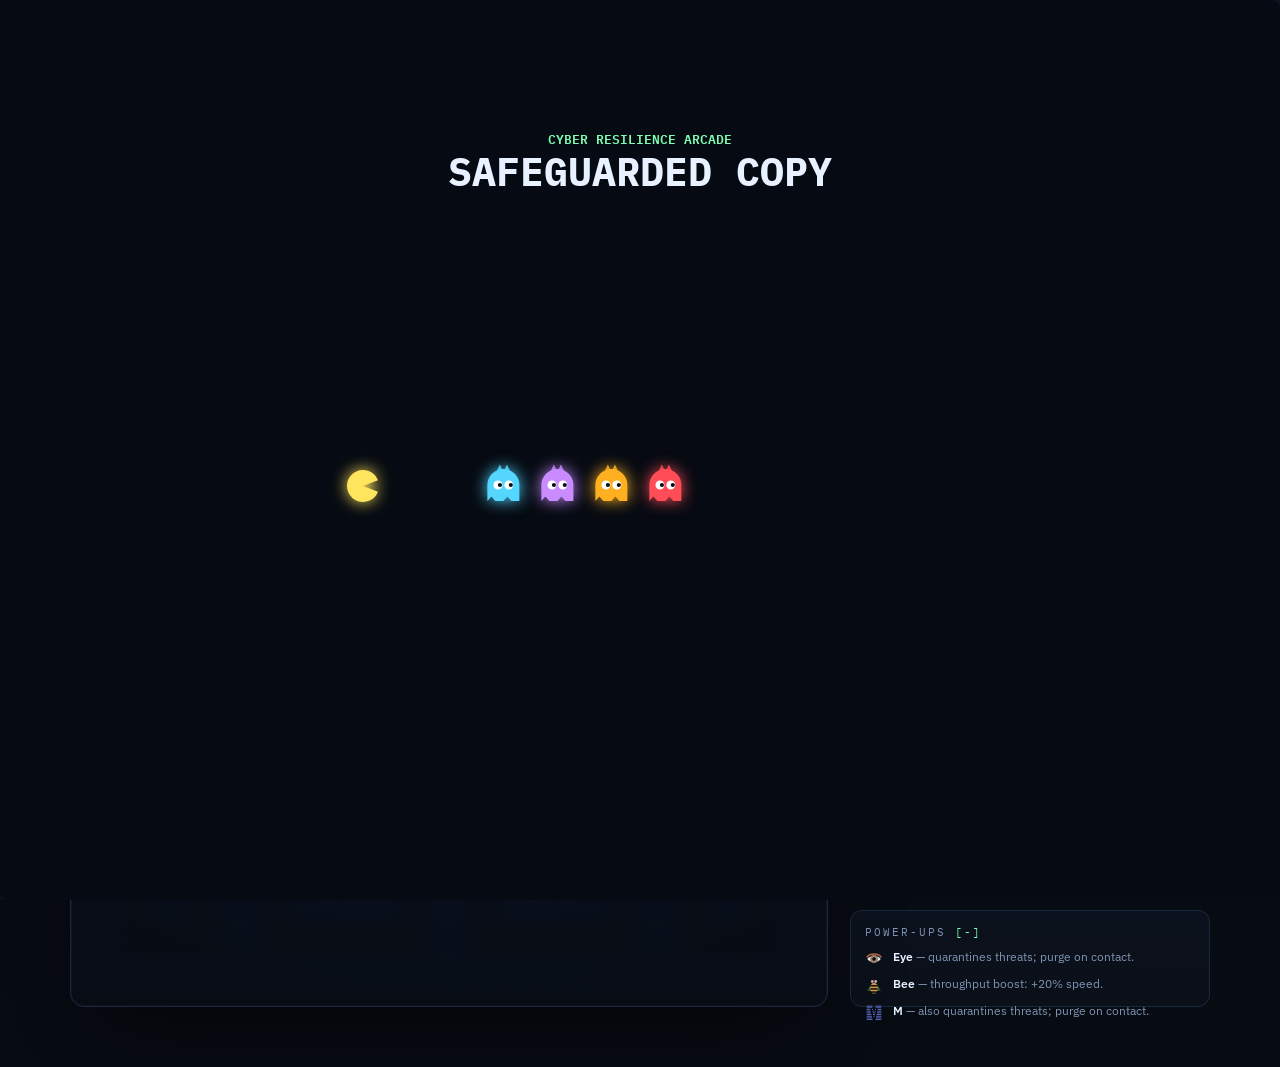
<file: games/safeguarded-copy/index.html>
<!doctype html>
<html lang="en">
<head>
<meta charset="utf-8">
<meta name="viewport" content="width=device-width, initial-scale=1, maximum-scale=1, user-scalable=no, viewport-fit=cover">
<title>IBM ServiceExpress SGC Game</title>
<meta name="description" content="Clear the production volume while four threat actors hunt your I/O head. Bank immutable Safeguarded Copies and roll back when you get hit.">
<meta name="keywords" content="arcade, storage, ransomware, IBM, educational, cyber resilience">
<meta name="added" content="2026-07-29">
<meta name="game-accent" content="#36e0c8">
<meta name="game-controls" content="Arrows or WASD, P to pause, swipe on mobile">
<link rel="preconnect" href="https://fonts.googleapis.com">
<link rel="preconnect" href="https://fonts.gstatic.com" crossorigin>
<link href="https://fonts.googleapis.com/css2?family=IBM+Plex+Mono:wght@400;500;600;700&family=IBM+Plex+Sans:wght@400;500;600;700&display=swap" rel="stylesheet">
<style>
  :root{
    --bg:#070b12;
    --panel:#0c121d;
    --panel-2:#10182840;
    --grid:#10213a;
    --wall:#15366b;
    --wall-glow:#2f7bff;
    --data:#36e0c8;          /* dots / protected data */
    --copy:#7CFFB2;          /* safeguarded copy green */
    --copy-dim:#2c6b48;
    --player:#FFE45E;        /* I/O head */
    --alert:#ff4d57;         /* ransomware */
    --amber:#ffb020;         /* wiper */
    --violet:#c98bff;        /* trojan */
    --cyan:#54d6ff;          /* rootkit */
    --ink:#e8f1ff;
    --muted:#7e93b3;
    --muted-2:#56688a;
    --hair:#1b2940;
    --mono:'IBM Plex Mono',ui-monospace,SFMono-Regular,Menlo,Consolas,monospace;
    --sans:'IBM Plex Sans',system-ui,-apple-system,Segoe UI,Roboto,sans-serif;
  }
  *{box-sizing:border-box}
  html,body{margin:0;height:100%}
  body{
    background:
      radial-gradient(1200px 700px at 80% -10%, #0e1b33 0%, #0e1b3300 60%),
      radial-gradient(900px 600px at -10% 110%, #0c1726 0%, #0c172600 55%),
      var(--bg);
    background-attachment:fixed;   /* pin glows to the viewport so Safari does not tile a seam into the scrolling bg */
    background-repeat:no-repeat;
    color:var(--ink);
    font-family:var(--sans);
    -webkit-font-smoothing:antialiased;
    overflow-x:hidden;
  }
  /* faint scanline texture */
  body::after{
    content:"";position:fixed;inset:0;pointer-events:none;z-index:50;
    background:repeating-linear-gradient(0deg, #ffffff05 0 1px, transparent 1px 3px);
    mix-blend-mode:overlay;opacity:.5;
  }
  #attract{position:fixed;inset:0;z-index:200;
    background:radial-gradient(1200px 700px at 80% -10%, #0e1b33 0%, transparent 60%),
      radial-gradient(900px 600px at -10% 110%, #0c1726 0%, transparent 55%), var(--bg);
    opacity:1;transition:opacity .85s ease}
  #attract.done{opacity:0;pointer-events:none}
  #attract-cv{display:block;width:100%;height:100%}
  .wrap{
    max-width:1180px;margin:0 auto;padding:22px 20px 60px;
    display:grid;grid-template-columns: minmax(0,1fr) 360px; gap:22px;
    align-items:start;
  }
  header.top{grid-column:1 / -1;display:flex;align-items:flex-end;justify-content:space-between;gap:18px;flex-wrap:wrap;border-bottom:1px solid var(--hair);padding-bottom:14px}
  .brand{display:flex;flex-direction:column;gap:4px}
  .back-link{grid-column:1 / -1;justify-self:start;font-family:var(--mono);font-size:12px;color:var(--muted);text-decoration:none;letter-spacing:.08em;border:1px solid var(--hair);padding:4px 10px;border-radius:2px}
  .back-link:hover{color:var(--copy);border-color:var(--copy)}
  .kicker{font-family:var(--mono);font-size:11px;letter-spacing:.32em;text-transform:uppercase;color:var(--copy)}
  h1{font-family:var(--mono);font-weight:700;font-size:clamp(20px,3.4vw,30px);margin:0;letter-spacing:.02em;line-height:1.05}
  h1 .dim{color:var(--muted)}
  .tag{font-size:13px;color:var(--muted);max-width:560px;line-height:1.45}
  .top-meta{font-family:var(--mono);font-size:11px;color:var(--muted-2);text-align:right;line-height:1.6}
  .top-meta b{color:var(--data);font-weight:600}

  /* ---- stage ---- */
  .stage{position:relative;background:linear-gradient(180deg,#0a1120,#070c15);border:1px solid var(--hair);border-radius:14px;padding:14px;box-shadow:0 30px 80px -40px #000, inset 0 0 0 1px #ffffff08}
  .stage-head{display:flex;align-items:center;justify-content:space-between;gap:10px;margin:2px 4px 12px;font-family:var(--mono);font-size:11px;letter-spacing:.14em;text-transform:uppercase}
  .vol{display:flex;align-items:center;gap:9px;color:var(--muted)}
  .led{width:9px;height:9px;border-radius:50%;background:var(--copy);box-shadow:0 0 10px var(--copy);animation:pulse 1.8s ease-in-out infinite}
  .led.bad{background:var(--alert);box-shadow:0 0 10px var(--alert)}
  @keyframes pulse{50%{opacity:.4}}
  .hud{display:flex;gap:16px;color:var(--muted)}
  .hud b{color:var(--ink);font-weight:600}
  canvas{display:block;width:100%;height:auto;image-rendering:auto;border-radius:8px;background:#060a12;touch-action:none}
  .canvas-host{position:relative}

  /* overlays */
  .overlay{position:absolute;inset:0;display:flex;align-items:flex-start;justify-content:center;overflow-y:auto;border-radius:8px;background:radial-gradient(120% 120% at 50% 0%, #0b1426f2, #070b12fa);backdrop-filter:blur(3px);z-index:5;padding:22px;text-align:center}
  .overlay.hidden{display:none}
  .card{max-width:560px;width:100%;margin:auto}
  .card h2{font-family:var(--mono);font-size:22px;margin:0 0 6px;letter-spacing:.02em}
  .card p{color:var(--muted);font-size:14px;line-height:1.55;margin:8px 0}
  .card .small{font-size:12.5px;color:var(--muted-2)}
  .legend-mini{display:flex;flex-wrap:wrap;gap:10px 18px;justify-content:center;margin:16px 0 4px;font-family:var(--mono);font-size:12px;color:var(--muted)}
  .legend-mini i{width:12px;height:12px;border-radius:3px;display:inline-block;vertical-align:-2px;margin-right:7px}
  button.btn{font-family:var(--mono);font-weight:600;letter-spacing:.06em;text-transform:uppercase;font-size:13px;color:#08131f;background:linear-gradient(180deg,#9bffc9,#54e6a0);border:0;border-radius:9px;padding:13px 22px;cursor:pointer;box-shadow:0 10px 30px -12px #54e6a0aa;transition:transform .08s ease, filter .15s}
  button.btn:hover{filter:brightness(1.08)}
  button.btn:active{transform:translateY(1px)}
  button.btn.ghost{background:transparent;color:var(--ink);border:1px solid var(--hair);box-shadow:none}
  button.btn.danger{background:linear-gradient(180deg,#ff8088,#ff4d57);color:#1a0608;box-shadow:0 10px 30px -12px #ff4d5799}
  .btnrow{display:flex;gap:10px;justify-content:center;flex-wrap:wrap;margin-top:16px}

  /* recovery chooser */
  .rp-list{display:grid;gap:10px;margin:14px 0 4px;text-align:left;max-height:280px;overflow:auto;padding-right:4px}
  .rp{display:flex;align-items:center;gap:12px;border:1px solid var(--copy-dim);background:linear-gradient(180deg,#0e1f1880,#0b1a14);border-radius:10px;padding:11px 13px;cursor:pointer;transition:border-color .15s, background .15s, transform .08s}
  .rp:hover{border-color:var(--copy);background:#10241b}
  .rp:active{transform:translateY(1px)}
  .rp .lock{font-size:18px;filter:drop-shadow(0 0 6px var(--copy))}
  .rp .meta{flex:1;min-width:0}
  .rp .seq{font-family:var(--mono);font-size:13px;color:var(--copy);font-weight:600}
  .rp .sub{font-family:var(--mono);font-size:11px;color:var(--muted)}
  .rp .badge{font-family:var(--mono);font-size:9.5px;letter-spacing:.12em;text-transform:uppercase;color:var(--copy);border:1px solid var(--copy-dim);border-radius:999px;padding:3px 8px}
  .rp .rpo{font-family:var(--mono);font-size:11px;color:var(--amber);text-align:right;white-space:nowrap}

  /* ---- console panel ---- */
  .console{display:flex;flex-direction:column;gap:14px;align-self:stretch}
  #pu-panel{display:flex;flex-direction:column;flex:1 1 0;min-height:0}
  #pu-panel .legend{overflow:auto;min-height:0;padding-bottom:2px}
  .module{background:linear-gradient(180deg,var(--panel),#0a0f18);border:1px solid var(--hair);border-radius:12px;padding:14px}
  .module h3{font-family:var(--mono);font-size:11px;letter-spacing:.18em;text-transform:uppercase;color:var(--muted);margin:0 0 10px;display:flex;align-items:center;justify-content:space-between}
  .module h3 .count{color:var(--copy)}

  .gauge{display:flex;flex-direction:column;gap:8px}
  .gauge .row{display:flex;justify-content:space-between;font-family:var(--mono);font-size:12px;color:var(--muted)}
  .gauge .row b{color:var(--ink)}
  .bar{height:8px;border-radius:999px;background:#0c1830;overflow:hidden;border:1px solid #16233d}
  .bar > span{display:block;height:100%;width:0%;background:linear-gradient(90deg,var(--copy),var(--amber));transition:width .25s ease}
  .rpo-note{font-size:11px;color:var(--muted-2);line-height:1.4;margin-top:8px}
  .repo-note{font-family:var(--mono);font-size:11px;color:var(--amber);line-height:1.45;margin-top:10px;padding:8px 10px;border:1px solid #3a2f12;border-radius:8px;background:#1a140880;opacity:1;transition:opacity .4s ease}

  .repo{display:flex;flex-direction:column;gap:8px;min-height:46px}
  .repo .empty{font-family:var(--mono);font-size:11.5px;color:var(--muted-2);padding:8px 2px}
  .copy-chip{display:flex;align-items:center;gap:10px;border:1px solid var(--copy-dim);border-radius:9px;padding:8px 10px;background:#0b1a1480;animation:slidein .3s ease}
  @keyframes slidein{from{opacity:0;transform:translateX(8px)}}
  .copy-chip.expiring{opacity:.45;filter:grayscale(.4)}
  .copy-chip .lk{font-size:14px}
  .copy-chip .info{flex:1;min-width:0}
  .copy-chip .t{font-family:var(--mono);font-size:12px;color:var(--copy);font-weight:600}
  .copy-chip .s{font-family:var(--mono);font-size:10.5px;color:var(--muted)}
  .copy-chip .imm{font-family:var(--mono);font-size:9px;letter-spacing:.1em;color:var(--copy);border:1px solid var(--copy-dim);border-radius:999px;padding:2px 6px;text-transform:uppercase}

  .stat-grid{display:grid;grid-template-columns:1fr 1fr;gap:9px}
  .stat{background:var(--panel-2);border:1px solid #15233c;border-radius:9px;padding:9px 10px}
  .stat .k{font-family:var(--mono);font-size:9.5px;letter-spacing:.12em;text-transform:uppercase;color:var(--muted-2)}
  .stat .v{font-family:var(--mono);font-size:18px;font-weight:600;color:var(--ink);margin-top:2px}

  .legend{display:flex;flex-direction:column;gap:8px}
  .legend .li{display:flex;gap:10px;align-items:flex-start;font-size:12px;color:var(--muted);line-height:1.4}
  .legend .li i{flex:0 0 auto;width:16px;height:16px;border-radius:4px;margin-top:1px;box-shadow:inset 0 0 0 1px #ffffff14}
  .legend .li .puicon{flex:0 0 auto;width:18px;height:18px;margin-top:1px;display:inline-flex}
  .legend .li .puicon svg{display:block}
  .legend .li b{color:var(--ink);font-weight:600}

  .log{font-family:var(--mono);font-size:11px;color:var(--muted);background:#070d16;border:1px solid #14213a;border-radius:9px;padding:9px 10px;max-height:120px;overflow:auto;line-height:1.55}
  .log div{white-space:pre-wrap}
  .log .t-copy{color:var(--copy)}
  .log .t-bad{color:var(--alert)}
  .log .t-rec{color:var(--amber)}
  .log .t-sys{color:var(--muted-2)}

  .ctrlbar{display:flex;gap:8px;flex-wrap:wrap}
  .ctrlbar button{flex:1}
  .mini{font-family:var(--mono);font-weight:600;font-size:11px;letter-spacing:.08em;text-transform:uppercase;color:var(--ink);background:#101a2b;border:1px solid var(--hair);border-radius:8px;padding:9px 10px;cursor:pointer}
  .mini:hover{border-color:#2a4d86}

  footer{grid-column:1 / -1;border-top:1px solid var(--hair);margin-top:6px;padding-top:14px;color:var(--muted-2);font-size:11.5px;line-height:1.5}
  footer b{color:var(--muted)}
  a{color:var(--cyan);text-decoration:none}

  /* mobile dpad */
  .dpad{display:none;grid-column:1/-1;justify-content:center;margin-top:4px}
  .dpad .pad{display:grid;grid-template-columns:repeat(3,60px);grid-template-rows:repeat(3,60px);gap:8px}
  .dpad button{font-size:22px;background:#101a2b;border:1px solid var(--hair);border-radius:12px;color:var(--ink);cursor:pointer}
  .dpad .u{grid-area:1/2} .dpad .l{grid-area:2/1} .dpad .r{grid-area:2/3} .dpad .d{grid-area:3/2}

  /* collapsible reference panels: used on both layouts, compact on mobile */
  details.module summary{font-family:var(--mono);font-size:11px;letter-spacing:.18em;text-transform:uppercase;color:var(--muted);cursor:pointer;list-style:none;margin-bottom:2px}
  details.module summary::-webkit-details-marker{display:none}
  details.module summary::after{content:" [+]";color:var(--copy)}
  details.module[open] summary::after{content:" [-]";color:var(--copy)}
  details.module[open] .legend{margin-top:10px}

  @media (max-width: 940px){
    .wrap{grid-template-columns:1fr;max-width:560px;padding:12px 10px 44px;gap:14px}
    .console{position:static;align-self:auto}
    #pu-panel{flex:0 0 auto}
    .dpad{display:flex}
    html,body{overscroll-behavior:none}
    header.top{padding-bottom:10px}
    .tag{font-size:12px}
    .stage{padding:10px;touch-action:none}
    .overlay{inset:0;padding:14px;align-items:flex-start;overflow-y:auto;-webkit-overflow-scrolling:touch}
    .overlay .card{margin:auto}
    .card h2{font-size:18px}
    .card p{font-size:13px}
    .dpad .pad{grid-template-columns:repeat(3,56px);grid-template-rows:repeat(3,56px)}
    .mini{min-height:44px}
    button.btn{padding:14px 20px;width:100%}
  }
  /* ---------- leaderboard ---------- */
  .lb{list-style:none;margin:10px 0 0;padding:0;display:flex;flex-direction:column;gap:4px;max-height:230px;overflow-y:auto;overflow-x:hidden}
  .lb li{padding-right:8px}
  .lb li{display:grid;grid-template-columns:22px 1fr auto 16px;align-items:center;gap:8px;
    font-family:var(--mono);font-size:12px;color:var(--muted)}
  .lb li .rk{color:var(--muted-2);text-align:right}
  .lb li .nm{color:var(--copy);font-weight:600;letter-spacing:.04em;overflow:hidden;text-overflow:ellipsis;white-space:nowrap}
  .lb li .sc{color:var(--ink);text-align:right;white-space:nowrap}
  .lb li .wl{font-size:11px;text-align:center}
  .lb li.empty{display:block;color:var(--muted-2);font-size:11.5px;padding:4px 0}
  .lb-clear{margin-top:10px;width:100%}
  details.module summary .count{color:var(--copy)}
  .lb-note{font-family:var(--mono);font-size:12px;color:var(--amber);margin:10px 0 2px;min-height:1em}
  .lb-entry{margin:12px 0 4px}
  .lb-entry-l{font-family:var(--mono);font-size:11px;letter-spacing:.14em;text-transform:uppercase;color:var(--copy);margin-bottom:8px}
  .lb-name-input{width:100%;font-family:var(--mono);font-weight:600;font-size:16px;
    color:var(--copy);background:#0b1a14;border:1px solid var(--copy-dim);
    border-radius:9px;padding:11px 14px;margin-bottom:12px;caret-color:var(--copy)}
  .lb-name-input:focus{outline:none;border-color:var(--copy);box-shadow:0 0 0 2px #7cffb244}
  .lb-name-input::placeholder{color:var(--muted-2)}

  /* ---------- pre-game leaderboard screen ---------- */
  .intro-lb{margin:14px 0 0;text-align:left}
  .intro-lb-title{font-family:var(--mono);font-size:10px;letter-spacing:.22em;text-transform:uppercase;color:var(--muted-2);margin-bottom:8px}
  .intro-lb-rows{display:flex;flex-direction:column;gap:3px;max-height:170px;overflow:auto}
  .intro-lb-row{display:grid;grid-template-columns:22px 1fr auto 14px;align-items:center;gap:6px;
    font-family:var(--mono);font-size:12px;color:var(--muted);padding:3px 0;border-bottom:1px solid #1b293044}
  .intro-lb-row:last-child{border-bottom:none}
  .intro-lb-row .rk{color:var(--muted-2);text-align:right;font-size:11px}
  .intro-lb-row .nm{color:var(--copy);font-weight:600;overflow:hidden;text-overflow:ellipsis;white-space:nowrap}
  .intro-lb-row .sc{color:var(--ink);text-align:right;white-space:nowrap}
  .intro-lb-row .wl{font-size:11px;text-align:center}
  .intro-lb-empty{font-family:var(--mono);font-size:11.5px;color:var(--muted-2);padding:4px 0;text-align:center}
  .name-row{display:flex;gap:8px;margin:14px 0 4px;align-items:stretch}
  .name-row .lb-name-input{flex:1;margin-bottom:0}

  /* ---------- full-board scores page ---------- */
  .lb-page-card{max-width:520px}
  .lb-page-head{display:grid;grid-template-columns:32px 1fr auto 22px;gap:10px;align-items:center;
    font-family:var(--mono);font-size:10px;letter-spacing:.14em;text-transform:uppercase;color:var(--muted-2);
    padding:0 8px 8px;margin-top:14px;border-bottom:1px solid var(--hair)}
  .lb-page-head .sc,.lb-page-head .rk{text-align:right}
  .lb-page-head .wl{text-align:center}
  .lb-page{max-height:300px;margin-top:8px;gap:2px}
  .lb-page li{grid-template-columns:32px 1fr auto 22px;font-size:15px;padding:9px 8px;
    border-bottom:1px solid #1b293033;border-radius:6px}
  .lb-page li:nth-child(-n+3) .nm{color:#ffe45e}
  .lb-page li:nth-child(-n+3) .rk{color:var(--copy)}

  /* ---------- arcade initials entry ---------- */
  .lb-initials{display:flex;gap:10px;justify-content:center;margin:4px 0 14px}
  .lb-init{width:56px;height:64px;text-align:center;text-transform:uppercase;
    font-family:var(--mono);font-weight:700;font-size:34px;color:var(--copy);
    background:#0b1a14;border:1px solid var(--copy-dim);border-radius:10px;
    caret-color:var(--copy);padding:0}
  .lb-init:focus{outline:none;border-color:var(--copy);box-shadow:0 0 0 2px #7cffb244}

  /* ---------- themed scrollbars (replaces the default white bar) ---------- */
  .intro-lb-rows,.rp-list,.repo,.lb{scrollbar-width:thin;scrollbar-color:var(--copy-dim) transparent}
  .intro-lb-rows::-webkit-scrollbar,.rp-list::-webkit-scrollbar,.repo::-webkit-scrollbar,
  .lb::-webkit-scrollbar{width:8px;height:8px}
  .intro-lb-rows::-webkit-scrollbar-track,.rp-list::-webkit-scrollbar-track,
  .repo::-webkit-scrollbar-track,.lb::-webkit-scrollbar-track{background:transparent}
  .intro-lb-rows::-webkit-scrollbar-thumb,.rp-list::-webkit-scrollbar-thumb,
  .repo::-webkit-scrollbar-thumb,.lb::-webkit-scrollbar-thumb{
    background:linear-gradient(180deg,#2c6b48,#1c4630);border-radius:8px;border:2px solid transparent;background-clip:padding-box}
  .intro-lb-rows::-webkit-scrollbar-thumb:hover,.rp-list::-webkit-scrollbar-thumb:hover,
  .repo::-webkit-scrollbar-thumb:hover,.lb::-webkit-scrollbar-thumb:hover{
    background:linear-gradient(180deg,#3f9668,#2c6b48);background-clip:padding-box}
  .name-row .btn{white-space:nowrap;flex-shrink:0}
</style>
</head>
<body>
<div id="attract"><canvas id="attract-cv"></canvas></div>
<div class="wrap">
  <a class="back-link" href="../../">&larr; Arcade</a>
  <header class="top">
    <div class="brand">
      <div class="kicker">Cyber Resilience Arcade</div>
      <h1>SAFEGUARDED&nbsp;COPY <span class="dim">// snapshot &amp; recover</span></h1>
      <div class="tag">Clear the production volume of data blocks while threat actors hunt your I/O head. Capture <b style="color:var(--copy)">immutable Safeguarded Copies</b> as you go — when you're hit, roll the volume back to a clean recovery point instead of losing everything.</div>
    </div>
  </header>

  <!-- LEFT: game stage -->
  <section class="stage">
    <div class="stage-head">
      <div class="vol"><span class="led" id="led"></span><span id="vol-state">PRODUCTION VOLUME — ONLINE</span></div>
      <div class="hud">
        <span>SCORE&nbsp;<b id="h-score">0</b></span>
        <span>BLOCKS&nbsp;<b id="h-dots">0</b></span>
      </div>
    </div>
    <div class="canvas-host">
      <canvas id="game" width="504" height="504" aria-label="maze game"></canvas>

      <!-- INTRO -->
      <div class="overlay" id="ov-intro">
        <div class="card">
          <div class="kicker" style="margin-bottom:6px">Cyber Resilience Arcade</div>
          <h2>Protect the volume.</h2>
          <p style="margin:6px 0 4px"><b>Arrow keys / WASD</b> or swipe to steer. Eat every data block. Grab <b style="color:var(--copy)">lock disks</b> to capture immutable Safeguarded Copies — when a threat catches you, roll back to a clean copy instead of losing everything.</p>
          <div class="legend-mini" style="margin:10px 0 0">
            <span><i style="background:var(--player)"></i>I/O head (you)</span>
            <span><i style="background:var(--copy)"></i>Safeguarded Copy</span>
            <span><i style="background:var(--alert)"></i>Threat actors</span>
          </div>


          <!-- leaderboard shown before game starts -->
          <div class="intro-lb">
            <div class="intro-lb-title">🏆 Leaderboard</div>
            <div class="intro-lb-rows" id="intro-lb-rows">
              <div class="intro-lb-empty">No scores yet — be the first!</div>
            </div>
          </div>

          <div class="btnrow"><button class="btn" id="btn-start">Bring volume online ▸</button><button class="btn ghost" id="btn-view-lb">🏆 Leaderboard</button></div>
        </div>
      </div>

      <!-- RECOVER -->
      <div class="overlay hidden" id="ov-recover">
        <div class="card">
          <div class="kicker" style="margin-bottom:6px;color:var(--alert)">⚠ Data corruption event</div>
          <h2>Recover from a Safeguarded Copy</h2>
          <p class="small">Copies are immutable — the attacker could not alter or delete them. Pick a clean recovery point. Newer = less data loss, but less margin from the threat.</p>
          <div class="rp-list" id="rp-list"></div>
          <div class="btnrow"><button class="btn ghost" id="btn-giveup">Decline recovery</button></div>
        </div>
      </div>

      <!-- GAMEOVER -->
      <div class="overlay hidden" id="ov-over">
        <div class="card">
          <div class="kicker" style="margin-bottom:6px;color:var(--alert)">Total loss</div>
          <h2 id="over-title">No recovery point available</h2>
          <p id="over-msg">Without a Safeguarded Copy, a corruption event means the volume is gone. That's the whole argument for taking immutable copies early and often.</p>
          <div class="lb-note"></div>
          <div class="lb-entry" hidden>
            <div class="lb-entry-l">New high score — enter your initials</div>
            <div class="lb-initials">
              <input class="lb-init" maxlength="1" inputmode="latin" autocomplete="off" spellcheck="false" aria-label="Initial 1">
              <input class="lb-init" maxlength="1" inputmode="latin" autocomplete="off" spellcheck="false" aria-label="Initial 2">
              <input class="lb-init" maxlength="1" inputmode="latin" autocomplete="off" spellcheck="false" aria-label="Initial 3">
            </div>
            <button class="btn lb-save">Save score ▸</button>
          </div>
          <div class="btnrow"><button class="btn" id="btn-restart">Rebuild volume ▸</button><button class="btn ghost btn-view-lb-e">🏆 Leaderboard</button></div>
        </div>
      </div>

      <!-- WIN -->
      <div class="overlay hidden" id="ov-win">
        <div class="card">
          <div class="kicker" style="margin-bottom:6px;color:var(--copy)">Recovery complete</div>
          <h2>Volume fully restored 🛡</h2>
          <p>Every block reconciled, production back to a known-good state. You survived <b id="win-rec">0</b> corruption events using <b id="win-copies">0</b> Safeguarded Copies.</p>
          <div class="lb-note"></div>
          <div class="lb-entry" hidden>
            <div class="lb-entry-l">New high score — enter your initials</div>
            <div class="lb-initials">
              <input class="lb-init" maxlength="1" inputmode="latin" autocomplete="off" spellcheck="false" aria-label="Initial 1">
              <input class="lb-init" maxlength="1" inputmode="latin" autocomplete="off" spellcheck="false" aria-label="Initial 2">
              <input class="lb-init" maxlength="1" inputmode="latin" autocomplete="off" spellcheck="false" aria-label="Initial 3">
            </div>
            <button class="btn lb-save">Save score ▸</button>
          </div>
          <div class="btnrow"><button class="btn" id="btn-again">Run it again ▸</button><button class="btn ghost btn-view-lb-e">🏆 Leaderboard</button></div>
        </div>
      </div>

      <!-- SCORES (full-board leaderboard page) -->
      <div class="overlay hidden" id="ov-scores">
        <div class="card lb-page-card">
          <div class="kicker" style="margin-bottom:6px;color:var(--copy)">🏆 High scores</div>
          <h2>Leaderboard</h2>
          <div class="lb-page-head"><span class="rk">#</span><span class="nm">Initials</span><span class="sc">Score</span><span class="wl">🔒</span></div>
          <ol class="lb lb-page" id="lb-page-list"><li class="empty">No scores yet.</li></ol>
          <div class="btnrow">
            <button class="btn" id="btn-scores-back">◂ Back</button>
            <button class="btn ghost" id="btn-scores-clear">Clear scores</button>
          </div>
        </div>
      </div>
    </div>
  </section>

  <!-- RIGHT: ops console -->
  <aside class="console">
    <div class="ctrlbar">
      <button class="mini" id="btn-pause">Pause</button>
      <button class="mini" id="btn-music">Music: on</button>
      <button class="mini" id="btn-mute">Sound: on</button>
      <button class="mini" id="btn-reset">Reset</button>
    </div>
    <details class="module" open id="lb-panel">
      <summary>High scores <span class="count" id="lb-count">0</span></summary>
      <ol class="lb" id="lb-list"><li class="empty">No scores yet.</li></ol>
      <button class="mini lb-clear" id="btn-clear-scores">Clear scores</button>
    </details>
    <div class="module">
      <h3>Recovery point objective <span class="count" id="rpo-state">—</span></h3>
      <div class="gauge">
        <div class="row"><span>Since last copy</span><b id="rpo-time">00:00</b></div>
        <div class="bar"><span id="rpo-bar"></span></div>
        <div class="row"><span>Unprotected blocks</span><b id="rpo-blocks">0</b></div>
      </div>
      <div class="rpo-note">If you're hit now, everything since your last copy is lost on recovery. Grab a lock disk to reset the gap to zero.</div>
    </div>

    <div class="module">
      <h3>Safeguarded Copy repository <span class="count" id="repo-count">0 / 4</span></h3>
      <div class="repo" id="repo"><div class="empty">No copies yet — repository empty.</div></div>
      <div class="repo-note" id="repo-note" hidden></div>
    </div>

    <div class="module">
      <h3>Telemetry</h3>
      <div class="stat-grid">
        <div class="stat"><div class="k">Copies taken</div><div class="v" id="s-taken">0</div></div>
        <div class="stat"><div class="k">Recoveries</div><div class="v" id="s-rec">0</div></div>
        <div class="stat"><div class="k">Blocks lost</div><div class="v" id="s-lost">0</div></div>
        <div class="stat"><div class="k">Threats purged</div><div class="v" id="s-threats">0</div></div>
      </div>
    </div>

    <details class="module" open id="pu-panel">
      <summary>Power-ups</summary>
      <div class="legend">
        <div class="li"><span class="puicon"><svg xmlns="http://www.w3.org/2000/svg" viewBox="0 0 128 128" width="18" height="18"><path d="M16 48C34 22 94 22 112 48" fill="none" stroke="#B96547" stroke-width="12" stroke-linecap="round"/><path d="M16 64C32 36 96 36 112 64C96 92 32 92 16 64Z" fill="#E8E8E8"/><circle cx="64" cy="64" r="28" fill="#9B846B"/><circle cx="64" cy="64" r="12" fill="#000"/></svg></span><span><b>Eye</b> — quarantines threats; purge on contact.</span></div>
        <div class="li"><span class="puicon"><svg xmlns="http://www.w3.org/2000/svg" viewBox="0 0 128 128" width="18" height="18"><path d="M40 56 L16 96 Q40 104 52 72 Z" fill="#355F3A"/><path d="M88 56 L112 96 Q88 104 76 72 Z" fill="#355F3A"/><circle cx="52" cy="32" r="10" fill="#D7A0B0"/><circle cx="76" cy="32" r="10" fill="#D7A0B0"/><path d="M64 42 C84 42 92 60 92 82 C92 104 82 118 64 118 C46 118 36 104 36 82 C36 60 44 42 64 42Z" fill="#D19A53"/><rect x="38" y="58" width="52" height="10" fill="#000"/><rect x="38" y="80" width="52" height="10" fill="#000"/><rect x="38" y="102" width="52" height="10" fill="#000"/></svg></span><span><b>Bee</b> — throughput boost: +20% speed.</span></div>
        <div class="li"><span class="puicon"><svg xmlns="http://www.w3.org/2000/svg" viewBox="0 0 128 128" width="18" height="18"><g fill="#6377D8"><rect x="12" y="12" width="40" height="6"/><rect x="76" y="12" width="40" height="6"/><rect x="12" y="24" width="40" height="6"/><rect x="76" y="24" width="40" height="6"/><rect x="12" y="36" width="44" height="6"/><rect x="72" y="36" width="44" height="6"/><rect x="12" y="48" width="48" height="6"/><rect x="68" y="48" width="48" height="6"/><rect x="12" y="60" width="52" height="6"/><rect x="64" y="60" width="52" height="6"/><rect x="12" y="72" width="52" height="6"/><rect x="64" y="72" width="52" height="6"/><rect x="12" y="84" width="52" height="6"/><rect x="64" y="84" width="52" height="6"/><rect x="12" y="96" width="52" height="6"/><rect x="64" y="96" width="52" height="6"/><rect x="12" y="108" width="52" height="6"/><rect x="64" y="108" width="52" height="6"/></g><path d="M48 32 L64 108 L80 32 L92 32 L72 118 L56 118 L36 32 Z" fill="#000"/></svg></span><span><b>M</b> — also quarantines threats; purge on contact.</span></div>
      </div>
    </details>

  </aside>

  <div class="dpad">
    <div class="pad">
      <button class="u" data-dir="up">▲</button>
      <button class="l" data-dir="left">◀</button>
      <button class="r" data-dir="right">▶</button>
      <button class="d" data-dir="down">▼</button>
    </div>
  </div>

</div>

<script>
"use strict";
(function(){
  /* ============================================================
     MAZE  (authored as left halves, mirrored for symmetry)
     X wall  . block  o safeguarded-copy pellet  ' ' open
     _ ghost pen  = pen door  P player start
  ============================================================ */
  // Strict 1-tile-wide corridors (odd-lattice maze): no open area is ever 2 wide.
  // Generated + verified: connected, symmetric, no 2x2 open cells, no dead ends
  // (except the pen-exit nook, as in the classic board).
  const MAP = [
    "XXXXXXXXXXXXXXXXXXXXX",
    "Xo....X...X...X....oX",
    "X.XXX.X.X.X.X.X.XXX.X",
    "X...X...X.X.X...X...X",
    "XXX.X.XXX.X.XXX.X.XXX",
    "X.....X...X...X.....X",
    "X.XXX.X.XXXXX.X.XXX.X",
    "X.....X.......X.....X",
    "XXX.X.XXXX.XXXX.X.XXX",
    " .......XX=XX....... ",
    "X.X.XXX._____.XXX.X.X",
    "X.X.....XXXXX.....X.X",
    "X.XXXXX.XXXXX.XXXXX.X",
    "X.....X...P...X.....X",
    "XXX.X.XXX.X.XXX.X.XXX",
    "X.....X.......X.....X",
    "X.XXXXX.XXXXX.XXXXX.X",
    "X.X...X...X...X...X.X",
    "X.X.X.XXX.X.XXX.X.X.X",
    "Xo..X.....X.....X..oX",
    "XXXXXXXXXXXXXXXXXXXXX"
  ];
  const ROWS = MAP.length;
  const COLS = MAP[0].length;
  const TILE = 24, HALF = TILE/2;
  // sanity: every row equal width
  for(const r of MAP){ if(r.length!==COLS) console.warn("row width mismatch", r.length); }

  // cell type grids
  const wall=[], dot=[], snap=[], pen=[], door=[];
  let playerStart=null, doorTile=null, penTiles=[];
  for(let r=0;r<ROWS;r++){
    wall[r]=[];dot[r]=[];snap[r]=[];pen[r]=[];door[r]=[];
    for(let c=0;c<COLS;c++){
      const ch=MAP[r][c];
      wall[r][c]= ch==='X';
      pen[r][c] = ch==='_';
      door[r][c]= ch==='=';
      dot[r][c] = ch==='.';
      snap[r][c]= ch==='o';
      if(ch==='P') playerStart={c,r};
      if(ch==='=') doorTile={c,r};
      if(ch==='_') penTiles.push({c,r});
    }
  }
  // flood fill player-reachable open cells; seal off unreachable pockets
  (function seal(){
    const open=(r,c)=> r>=0&&r<ROWS&&c>=0 && c<COLS && !wall[r][c] && !pen[r][c] && !door[r][c];
    const seen=Array.from({length:ROWS},()=>Array(COLS).fill(false));
    const st=[[playerStart.r,playerStart.c]]; seen[playerStart.r][playerStart.c]=true;
    while(st.length){
      const [r,c]=st.pop();
      for(const [dr,dc] of [[1,0],[-1,0],[0,1],[0,-1]]){
        let nr=r+dr, nc=((c+dc)+COLS)%COLS;            // tunnel wrap on cols
        if(open(nr,nc)&&!seen[nr][nc]){seen[nr][nc]=true;st.push([nr,nc]);}
      }
    }
    for(let r=0;r<ROWS;r++)for(let c=0;c<COLS;c++){
      if(!wall[r][c]&&!pen[r][c]&&!door[r][c]&&!seen[r][c]){
        wall[r][c]=true; dot[r][c]=false; snap[r][c]=false; // brick over pockets
      }
    }
  })();

  // exit tile just above the door
  const EXIT = {c:doorTile.c, r:doorTile.r-1};

  // --- central containment cage: interior + door + the ring of walls around them ---
  // used purely for rendering it as a clearly enclosed, hollow box (collision is unchanged)
  const cageInterior = penTiles.slice();
  const cageSet = new Set();
  const ringWalls = new Set();
  penTiles.forEach(t=>cageSet.add(t.r+','+t.c));
  cageSet.add(doorTile.r+','+doorTile.c);
  [...penTiles, doorTile].forEach(t=>{
    [[1,0],[-1,0],[0,1],[0,-1]].forEach(([dr,dc])=>{
      const r=t.r+dr, c=t.c+dc;
      if(r>=0&&r<ROWS&&c>=0&&c<COLS && wall[r][c]){ ringWalls.add(r+','+c); cageSet.add(r+','+c); }
    });
  });

  /* ---------- canvas ---------- */
  const cv=document.getElementById('game'), ctx=cv.getContext('2d');
  cv.width=COLS*TILE; cv.height=ROWS*TILE;

  /* ---------- helpers ---------- */
  const px2tile = p => Math.round((p-HALF)/TILE);
  const tile2px = t => t*TILE+HALF;
  const atCenter = e => (((e.x%TILE)+TILE)%TILE===HALF) && (((e.y%TILE)+TILE)%TILE===HALF);
  const isWallP = (r,c)=>{ c=((c%COLS)+COLS)%COLS; if(r<0||r>=ROWS) return true; return wall[r][c]||pen[r][c]||door[r][c]; };
  const isWallG = (r,c)=>{ c=((c%COLS)+COLS)%COLS; if(r<0||r>=ROWS) return true; return wall[r][c]; };

  /* ---------- game state ---------- */
  const GHOSTS = [
    {name:'Ransom', color:getCSS('--alert'),  home:{c:COLS-2,r:1},     spawn:0,  release:0.0},
    {name:'Wiper',  color:getCSS('--amber'),  home:{c:1,r:1},          spawn:1,  release:3.0},
    {name:'Trojan', color:getCSS('--violet'), home:{c:COLS-2,r:ROWS-2},spawn:2,  release:6.0},
    {name:'Rootkit',color:getCSS('--cyan'),   home:{c:1,r:ROWS-2},     spawn:3,  release:9.0},
  ];
  function getCSS(v){return getComputedStyle(document.documentElement).getPropertyValue(v).trim();}
  // cache theme colours once at startup: getComputedStyle is far too costly to call
  // per-tile every frame, which is what the old render path did (worst on mobile).
  const COL={};
  ['bg','panel','grid','wall','wall-glow','data','copy','copy-dim','player',
   'alert','amber','violet','cyan','ink','muted','muted-2'].forEach(k=>{ COL[k]=getCSS('--'+k); });

  const RETENTION = 4;
  const FRIGHT_SEC = 7;          // quarantine window from a threat-response power-up
  const BOOST_SEC = 6;           // throughput-boost duration
  const PLAYER_BOOST_PACE = 1.2; // +20% I/O head speed
  const GHOST_PACE = 0.80;       // ghosts move at 80% of base player speed
  const FRIGHT_PACE = 0.55;      // even slower while quarantined
  // workload power-ups scattered through the volume
  //   bee = throughput boost (+20%) ; eye / m = threat-response (open a quarantine window)
  const POWERUPS = [
    {r:5,c:5,type:'bee'}, {r:5,c:15,type:'bee'},
    {r:7,c:3,type:'eye'}, {r:7,c:17,type:'eye'},
    {r:13,c:5,type:'m'},  {r:13,c:15,type:'m'}
  ];
  // supplied (licensed) artwork, rendered onto the canvas as the power-up sprites
  const PU_SVG = {
    eye: `<svg xmlns="http://www.w3.org/2000/svg" viewBox="0 0 128 128"><path d="M16 48C34 22 94 22 112 48" fill="none" stroke="#B96547" stroke-width="12" stroke-linecap="round"/><path d="M16 64C32 36 96 36 112 64C96 92 32 92 16 64Z" fill="#E8E8E8"/><circle cx="64" cy="64" r="28" fill="#9B846B"/><circle cx="64" cy="64" r="12" fill="#000"/></svg>`,
    bee: `<svg xmlns="http://www.w3.org/2000/svg" viewBox="0 0 128 128"><path d="M40 56 L16 96 Q40 104 52 72 Z" fill="#355F3A"/><path d="M88 56 L112 96 Q88 104 76 72 Z" fill="#355F3A"/><circle cx="52" cy="32" r="10" fill="#D7A0B0"/><circle cx="76" cy="32" r="10" fill="#D7A0B0"/><path d="M64 42 C84 42 92 60 92 82 C92 104 82 118 64 118 C46 118 36 104 36 82 C36 60 44 42 64 42Z" fill="#D19A53"/><rect x="38" y="58" width="52" height="10" fill="#000"/><rect x="38" y="80" width="52" height="10" fill="#000"/><rect x="38" y="102" width="52" height="10" fill="#000"/></svg>`,
    m: `<svg xmlns="http://www.w3.org/2000/svg" viewBox="0 0 128 128"><g fill="#6377D8"><rect x="12" y="12" width="40" height="6"/><rect x="76" y="12" width="40" height="6"/><rect x="12" y="24" width="40" height="6"/><rect x="76" y="24" width="40" height="6"/><rect x="12" y="36" width="44" height="6"/><rect x="72" y="36" width="44" height="6"/><rect x="12" y="48" width="48" height="6"/><rect x="68" y="48" width="48" height="6"/><rect x="12" y="60" width="52" height="6"/><rect x="64" y="60" width="52" height="6"/><rect x="12" y="72" width="52" height="6"/><rect x="64" y="72" width="52" height="6"/><rect x="12" y="84" width="52" height="6"/><rect x="64" y="84" width="52" height="6"/><rect x="12" y="96" width="52" height="6"/><rect x="64" y="96" width="52" height="6"/><rect x="12" y="108" width="52" height="6"/><rect x="64" y="108" width="52" height="6"/></g><path d="M48 32 L64 108 L80 32 L92 32 L72 118 L56 118 L36 32 Z" fill="#000"/></svg>`
  };
  const puImg={};
  (function loadPU(){ for(const k in PU_SVG){ const img=new Image();
    img.src='data:image/svg+xml;charset=utf-8,'+encodeURIComponent(PU_SVG[k]); puImg[k]=img; } })();
  const PU_GLOW={ bee:'#f0c45a', eye:'#e8e8e8', m:'#6377d8' };
  let player, ghosts, score, dotsLeft, dotsTotal, clock, grace,
      phaseTimer, phase, mouth, state, repo, stats, lastCopyT, blocksSinceCopy, copySeq,
      fright, eatChain, boost;
  let muted=false, paused=false;

  function freshVolume(){
    // protected-volume state derived from MAP each (re)build
    const d=[], s=[], pu=[];
    const puMap={}; POWERUPS.forEach(p=>{ puMap[p.r+'_'+p.c]=p.type; });
    dotsTotal=0;
    for(let r=0;r<ROWS;r++){ d[r]=[]; s[r]=[]; pu[r]=[];
      for(let c=0;c<COLS;c++){
        const isPU=puMap[r+'_'+c]||null;
        pu[r][c]=isPU;
        s[r][c]=snap[r][c];
        d[r][c]=dot[r][c] && !isPU;          // power-up tile carries no data block
        if(d[r][c])dotsTotal++;
      }
    }
    return {dots:d, snaps:s, pups:pu, score:0, dotsLeft:dotsTotal,
            pcol:playerStart.c, prow:playerStart.r, pdir:{x:0,y:0}};
  }

  function applyVolume(v){
    // load a protected-volume snapshot into the live game
    liveDots = v.dots.map(row=>row.slice());
    liveSnaps = v.snaps.map(row=>row.slice());
    livePups = v.pups.map(row=>row.slice());
    score = v.score; dotsLeft = v.dotsLeft;
    player.x = tile2px(v.pcol); player.y = tile2px(v.prow);
    player.dir = {...v.pdir}; player.next = {...v.pdir}; player.acc=0;
  }
  function captureVolume(){
    return deepFreeze({
      dots: liveDots.map(r=>r.slice()),
      snaps: liveSnaps.map(r=>r.slice()),
      pups: livePups.map(r=>r.slice()),
      score, dotsLeft,
      pcol: px2tile(player.x), prow: px2tile(player.y), pdir:{...player.dir}
    });
  }
  function deepFreeze(o){ if(Array.isArray(o)) o.forEach(deepFreeze); else if(o&&typeof o==='object') Object.values(o).forEach(deepFreeze); return Object.freeze(o); }

  let liveDots, liveSnaps, livePups;

  function newGame(){
    player = {x:0,y:0,dir:{x:0,y:0},next:{x:0,y:0},speed:2,acc:0};
    ghosts = GHOSTS.map((g,i)=>({...g, x:0,y:0, dir:{x:0,y:-1}, speed:2, pace:GHOST_PACE, acc:0,
      eaten:false, penned:true, released:false, relTimer:g.release, target:{c:0,r:0}, idx:i}));
    repo=[]; stats={taken:0, rec:0, lost:0, purged:0}; copySeq=0;
    clock=0; grace=0; phaseTimer=0; phase='scatter'; mouth=0;
    lastCopyT=0; blocksSinceCopy=0; fright=0; eatChain=0; boost=0;
    applyVolume(freshVolume());
    resetActors(true);
    state='playing';
    const rn=$('repo-note'); if(rn) rn.hidden=true;
    syncUI();
  }

  function resetActors(full){
    // on recovery, applyVolume has already placed the player from the copy;
    // on a full reset, snap the player back to its start tile
    if(full){ player.x=tile2px(playerStart.c); player.y=tile2px(playerStart.r); player.dir={x:0,y:0}; player.next={x:0,y:0}; }
    ghosts.forEach((g,i)=>{
      const t=penTiles[i % penTiles.length];
      g.x=tile2px(t.c); g.y=tile2px(t.r); g.dir={x:0,y:-1};
      g.penned=true; g.released=false; g.eaten=false; g.acc=0;
      g.relTimer = full ? GHOSTS[i].release : (0.4*i+0.3); // quick re-release after recovery
    });
    grace = full ? 1.6 : 2.6;
  }

  /* ---------- input ---------- */
  const setNext=(dx,dy)=>{ if(state==='playing'){ player.next={x:dx,y:dy}; } };
  window.addEventListener('keydown',e=>{
    const t=e.target;
    if(t && (t.tagName==='INPUT' || t.tagName==='TEXTAREA' || t.isContentEditable)) return;
    const k=e.key.toLowerCase();
    if(['arrowup','w'].includes(k)){setNext(0,-1);e.preventDefault();}
    else if(['arrowdown','s'].includes(k)){setNext(0,1);e.preventDefault();}
    else if(['arrowleft','a'].includes(k)){setNext(-1,0);e.preventDefault();}
    else if(['arrowright','d'].includes(k)){setNext(1,0);e.preventDefault();}
    else if(k==='p'){togglePause();}
  });
  // dpad: respond on both touchstart and touchend (for rapid taps) and prevent scroll
  document.querySelectorAll('.dpad button').forEach(b=>{
    const map={up:[0,-1],down:[0,1],left:[-1,0],right:[1,0]};
    const fire=e=>{e.preventDefault(); e.stopPropagation(); const d=map[b.dataset.dir]; setNext(d[0],d[1]);};
    b.addEventListener('touchstart',fire,{passive:false});
    b.addEventListener('touchend', fire,{passive:false});   // also fire on release for quick taps
    b.addEventListener('mousedown',fire);
  });
  // swipe steering: drag anywhere on the board canvas for fast directional input.
  (function(){
    const sw=cv;   // attach to canvas only so overlay scrolls freely
    let ax=null, ay=null; const TH=14;  // lower threshold = more responsive swipe
    sw.addEventListener('touchstart',e=>{
      if(state!=='playing') return;
      const t=e.touches[0]; ax=t.clientX; ay=t.clientY;
    },{passive:true});
    sw.addEventListener('touchmove',e=>{
      if(state!=='playing'){ax=null;return;}
      e.preventDefault();
      if(ax===null) return;
      const t=e.touches[0],dx=t.clientX-ax,dy=t.clientY-ay;
      if(Math.abs(dx)<TH&&Math.abs(dy)<TH) return;
      if(Math.abs(dx)>Math.abs(dy)) setNext(dx>0?1:-1,0); else setNext(0,dy>0?1:-1);
      ax=t.clientX; ay=t.clientY;
    },{passive:false});
    sw.addEventListener('touchend',()=>{ax=null;ay=null;},{passive:true});
  })();

  /* ---------- audio (tiny WebAudio blips) ---------- */
  let actx=null, musicGain=null;
  function ensureAudio(){
    try{
      if(!actx) actx=new (window.AudioContext||window.webkitAudioContext)();
      if(!musicGain){ musicGain=actx.createGain(); musicGain.gain.value=0.16; musicGain.connect(actx.destination); }
      if(actx.state==='suspended') actx.resume();
    }catch(_){}
    return actx;
  }
  function beep(freq,dur,type,vol){
    if(muted) return;
    const ax=ensureAudio(); if(!ax) return;
    try{
      const o=ax.createOscillator(), g=ax.createGain();
      o.type=type||'square'; o.frequency.value=freq;
      g.gain.value=vol||0.04; o.connect(g); g.connect(ax.destination);
      const t=ax.currentTime; o.start(t); g.gain.exponentialRampToValueAtTime(0.0001,t+(dur||0.08)); o.stop(t+(dur||0.08)+0.02);
    }catch(_){}
  }
  const sEat=()=>beep(160+ (Date.now()%2?40:0),0.05,'square',0.03);
  const sCopy=()=>{beep(660,0.09,'sine',0.06);setTimeout(()=>beep(990,0.12,'sine',0.06),70);};
  const sDie=()=>{beep(200,0.25,'sawtooth',0.07);setTimeout(()=>beep(120,0.35,'sawtooth',0.07),120);};
  const sRec=()=>{beep(440,0.1,'sine',0.06);setTimeout(()=>beep(880,0.15,'triangle',0.06),90);};
  const sGhost=()=>{beep(520,0.06,'square',0.05);setTimeout(()=>beep(820,0.1,'square',0.05),55);};
  const sBoost=()=>{beep(300,0.05,'square',0.05);setTimeout(()=>beep(600,0.05,'square',0.05),45);setTimeout(()=>beep(950,0.09,'square',0.05),90);};
  const sPurge=()=>{beep(740,0.08,'sine',0.06);setTimeout(()=>beep(420,0.12,'triangle',0.06),70);};

  /* ---------- background chiptune (original composition) ---------- */
  const NOTE={C:-9,'C#':-8,D:-7,'D#':-6,E:-5,F:-4,'F#':-3,G:-2,'G#':-1,A:0,'A#':1,B:2};
  function hz(n){ const m=/^([A-G]#?)(\d)$/.exec(n); return 440*Math.pow(2,(NOTE[m[1]]+(+m[2]-4)*12)/12); }

  // SECTION A — syncopated minor vamp: Am7 -> D9 (A dorian), funky and laid-back
  const A_BASS=[
    'A2',null,null,'A2', null,'A2',null,'G2', 'A2',null,'E2',null, 'A2',null,'G2',null,
    'D3',null,null,'D3', null,'D3',null,'C3', 'D3',null,'A2',null, 'D3',null,'C3',null];
  const A_LEAD=[
    'A4',null,'C5',null, 'E5',null,'D5',null, 'C5',null,'A4',null, 'G4',null,'A4',null,
    'D5',null,'C5',null, 'A4',null,'C5',null, 'D5',null,'E5',null, 'D5',null,'C5',null];
  const A_STAB={ 2:['A3','C4','E4'], 10:['A3','C4','E4'], 18:['D3','F#3','A3'], 26:['D3','F#3','A3'] };
  const A_KICK =new Set([0,6,8,11,16,22,24,27]);
  const A_SNARE=new Set([4,12,20,28]);
  const A_HAT  =new Set([0,2,4,6,7,8,10,12,14,15,16,18,20,22,23,24,26,28,30,31]);

  // SECTION B — brighter four-on-the-floor lift: Fmaj7 -> G, higher sustained hook
  const B_BASS=[
    'F2',null,null,'F2', 'C3',null,'F2',null, 'F2',null,'A2',null, 'C3',null,'F2',null,
    'G2',null,null,'G2', 'D3',null,'G2',null, 'G2',null,'B2',null, 'D3',null,'G2',null];
  const B_LEAD=[
    'F5',null,'A5',null, 'G5',null,'F5',null, 'E5',null,null,null, 'C5',null,'E5',null,
    'G5',null,'B5',null, 'A5',null,'G5',null, 'D5',null,null,null, 'B4',null,'D5',null];
  const B_STAB={ 2:['F3','A3','C4'], 10:['F3','A3','C4'], 18:['G3','B3','D4'], 26:['G3','B3','D4'] };
  const B_KICK =new Set([0,4,8,12,16,20,24,28]);
  const B_SNARE=new Set([4,12,20,28]);
  const B_HAT  =new Set([0,2,4,6,8,10,12,14,16,18,20,22,24,26,28,30]);

  const SECTIONS=[
    {bass:A_BASS,lead:A_LEAD,stab:A_STAB,kick:A_KICK,snare:A_SNARE,hat:A_HAT,leadType:'square',  leadVol:0.16},
    {bass:B_BASS,lead:B_LEAD,stab:B_STAB,kick:B_KICK,snare:B_SNARE,hat:B_HAT,leadType:'sawtooth',leadVol:0.11}
  ];
  const SECTION_REPEATS=4;   // 2-bar loops before switching section (4 = 8 bars each)

  // POWER cue — fast, frantic "go mode" that takes over while the quarantine window is open.
  // Original composition (an Am arpeggio rocket + galloping bass), not anyone else's theme.
  const POWER_LEAD=['A4','C5','E5','A5', 'C6','A5','E5','C5', 'A4','C5','E5','A5', 'C6','A5','E5','C5'];
  const POWER_BASS=['A2','A2',null,'A2', 'A2','A2',null,'A2', 'A2','A2',null,'A2', 'E2','E2',null,'G2'];
  const POWER_KICK =new Set([0,4,6,8,12,14]);
  const POWER_SNARE=new Set([4,12]);
  const POWER_HAT  =new Set([0,1,2,3,4,5,6,7,8,9,10,11,12,13,14,15]);
  const POWER_LEN=16;
  const BASE_BPM=118, POWER_BPM=152;

  // BOOST cue — even faster, brighter "speed" theme while the bee throughput boost is active.
  // Original: bouncing-octave bass under a bright A-major run.
  const BOOST_LEAD=['A4','B4','C#5','E5', 'C#5','B4','A4','B4', 'F#4','A4','B4','C#5', 'B4','A4','F#4','E4'];
  const BOOST_BASS=['A2','A3','A2','A3', 'A2','A3','A2','A3', 'E2','E3','E2','E3', 'F#2','F#3','E2','E3'];
  const BOOST_KICK =new Set([0,4,8,12]);
  const BOOST_SNARE=new Set([4,12]);
  const BOOST_HAT  =new Set([0,1,2,3,4,5,6,7,8,9,10,11,12,13,14,15]);
  const BOOST_LEN=16, BOOST_BPM=170;

  function mtone(freq,t,dur,type,vol){
    const o=actx.createOscillator(), g=actx.createGain();
    o.type=type; o.frequency.setValueAtTime(freq,t);
    g.gain.setValueAtTime(0.0001,t); g.gain.exponentialRampToValueAtTime(vol,t+0.01);
    g.gain.exponentialRampToValueAtTime(0.0001,t+dur);
    o.connect(g); g.connect(musicGain); o.start(t); o.stop(t+dur+0.03);
  }
  function mkick(t){ const o=actx.createOscillator(),g=actx.createGain(); o.type='sine';
    o.frequency.setValueAtTime(140,t); o.frequency.exponentialRampToValueAtTime(45,t+0.12);
    g.gain.setValueAtTime(0.0001,t); g.gain.exponentialRampToValueAtTime(0.9,t+0.005); g.gain.exponentialRampToValueAtTime(0.0001,t+0.16);
    o.connect(g); g.connect(musicGain); o.start(t); o.stop(t+0.18); }
  function mnoise(t,dur,vol,hp){ const n=actx.createBufferSource();
    const buf=actx.createBuffer(1,Math.ceil(actx.sampleRate*dur),actx.sampleRate); const d=buf.getChannelData(0);
    for(let i=0;i<d.length;i++)d[i]=Math.random()*2-1; n.buffer=buf;
    const f=actx.createBiquadFilter(); f.type='highpass'; f.frequency.value=hp;
    const g=actx.createGain(); g.gain.setValueAtTime(vol,t); g.gain.exponentialRampToValueAtTime(0.0001,t+dur);
    n.connect(f); f.connect(g); g.connect(musicGain); n.start(t); n.stop(t+dur+0.02); }

  const music={on:false, step:0, sec:0, loops:0, pstep:0, mode:'normal', nextTime:0, bpm:BASE_BPM, timer:null};
  function stepDur(){ return 60/music.bpm/4; }            // one 16th note
  function playStep(i,t){
    const S=SECTIONS[music.sec];
    const sw = (i%2===1) ? stepDur()*0.16 : 0;            // light swing on the off-16ths
    const st=t+sw;
    if(S.bass[i]) mtone(hz(S.bass[i]), st, stepDur()*1.7, 'triangle', 0.5);
    if(S.lead[i]) mtone(hz(S.lead[i]), st, stepDur()*1.2, S.leadType, S.leadVol);
    if(S.stab[i]) S.stab[i].forEach(n=>mtone(hz(n), st, stepDur()*0.6, 'square', 0.07));
    if(S.kick.has(i)) mkick(t);
    if(S.snare.has(i)) mnoise(t,0.18,0.45,1400);
    if(S.hat.has(i)) mnoise(t+sw,0.03,(i%2?0.05:0.09),7000);
  }
  function playPower(i,t){                                 // tight, no swing — frantic
    if(POWER_LEAD[i]) mtone(hz(POWER_LEAD[i]), t, stepDur()*0.95, 'square', 0.18);
    if(POWER_BASS[i]) mtone(hz(POWER_BASS[i]), t, stepDur()*0.85, 'triangle', 0.5);
    if(POWER_KICK.has(i)) mkick(t);
    if(POWER_SNARE.has(i)) mnoise(t,0.13,0.4,1400);
    if(POWER_HAT.has(i)) mnoise(t,0.022,0.045,8000);
  }
  function playBoost(i,t){                                 // lighter, brighter, top speed
    if(BOOST_LEAD[i]) mtone(hz(BOOST_LEAD[i]), t, stepDur()*0.9, 'square', 0.15);
    if(BOOST_BASS[i]) mtone(hz(BOOST_BASS[i]), t, stepDur()*0.7, 'triangle', 0.42);
    if(BOOST_KICK.has(i)) mkick(t);
    if(BOOST_SNARE.has(i)) mnoise(t,0.10,0.28,1700);
    if(BOOST_HAT.has(i)) mnoise(t,0.02,0.04,9000);
  }
  function musicScheduler(){
    if(!music.on||!actx) return;
    const playing = state==='playing';
    const mode = (playing && fright>0) ? 'power' : (playing && boost>0) ? 'boost' : 'normal';
    if(mode!==music.mode){                                // quarantine > boost > normal groove
      music.mode=mode;
      music.bpm = mode==='power'?POWER_BPM : mode==='boost'?BOOST_BPM : BASE_BPM;
      music.pstep=0;
    }
    while(music.nextTime < actx.currentTime+0.12){
      if(music.mode==='power'){ playPower(music.pstep, music.nextTime); music.pstep=(music.pstep+1)%POWER_LEN; }
      else if(music.mode==='boost'){ playBoost(music.pstep, music.nextTime); music.pstep=(music.pstep+1)%BOOST_LEN; }
      else {
        playStep(music.step, music.nextTime);
        music.step=(music.step+1)%32;
        if(music.step===0){                               // completed a 2-bar loop
          music.loops++;
          if(music.loops % SECTION_REPEATS === 0) music.sec=(music.sec+1)%SECTIONS.length;
        }
      }
      music.nextTime += stepDur();
    }
  }
  function startMusic(){
    if(!ensureAudio()) return;
    if(music.on) return;
    music.on=true; music.step=0; music.sec=0; music.loops=0; music.pstep=0; music.mode='normal';
    music.bpm=BASE_BPM; music.nextTime=actx.currentTime+0.1;
    clearInterval(music.timer); music.timer=setInterval(musicScheduler,25);
  }
  function stopMusic(){ music.on=false; clearInterval(music.timer); music.timer=null; }

  /* ============================================================
     UPDATE
  ============================================================ */
  const STEP=1/60;
  let acc=0, last=performance.now();
  function loop(now){
    let dt=(now-last)/1000; last=now; if(dt>0.1)dt=0.1;
    if(state==='playing'&&!paused){
      acc+=dt;
      while(acc>=STEP){ step(STEP); acc-=STEP; }
    } else { acc=0; }
    render();
    requestAnimationFrame(loop);
  }

  function step(dt){
    clock+=dt; if(grace>0)grace-=dt;
    if(fright>0){ fright-=dt; if(fright<=0) fright=0; }
    if(boost>0){ boost-=dt; if(boost<=0) boost=0; }
    mouth=(mouth+dt*9)%(Math.PI*2);
    // phase scatter/chase cadence
    phaseTimer+=dt;
    const dur = phase==='scatter'?5:25;
    if(phaseTimer>dur){phase=phase==='scatter'?'chase':'scatter';phaseTimer=0;}

    movePlayer();
    ghosts.forEach(updateGhost.bind(null,dt));
    if(grace<=0) checkCatch();

    if(dotsLeft<=0){ win(); }
    syncUI();
  }

  function movePlayer(){
    const e=player;
    // sub-step pacing keeps the head grid-aligned while the boost makes it 20% faster
    e.acc += (boost>0 ? PLAYER_BOOST_PACE : 1);
    while(e.acc>=1){
      e.acc-=1;
      // instant 180° reversal anywhere (no need to wait for a tile centre)
      if((e.dir.x||e.dir.y) && e.next.x===-e.dir.x && e.next.y===-e.dir.y){
        e.dir={...e.next};
      }
      if(atCenter(e)){
        const c=px2tile(e.x), r=px2tile(e.y);
        if((e.next.x||e.next.y) && !isWallP(r+e.next.y, c+e.next.x)) e.dir={...e.next};
        if(isWallP(r+e.dir.y, c+e.dir.x)) e.dir={x:0,y:0};
        eatHere();
      } else if(e.next.x||e.next.y){
        // cornering assist: a perpendicular turn pressed within ±ASSIST px of a
        // junction centre snaps to that centre and turns, instead of being dropped
        const ASSIST=10;
        const c=px2tile(e.x), r=px2tile(e.y);
        const cx=tile2px(c), cy=tile2px(r);
        const perp=(e.dir.x!==0 && e.next.y!==0) || (e.dir.y!==0 && e.next.x!==0);
        if(perp && Math.abs(e.x-cx)<=ASSIST && Math.abs(e.y-cy)<=ASSIST
           && !isWallP(r+e.next.y, c+e.next.x)){
          e.x=cx; e.y=cy; e.dir={...e.next};
          eatHere();
        }
      }
      e.x+=e.dir.x*e.speed; e.y+=e.dir.y*e.speed; wrap(e);
    }
  }
  function wrap(e){
    // width (COLS*TILE) is a multiple of TILE, so +/- a full width preserves
    // grid alignment and the entity still lands exactly on tunnel-tile centers.
    if(e.x < 0) e.x += COLS*TILE; else if(e.x >= COLS*TILE) e.x -= COLS*TILE;
  }

  function eatHere(){
    if(!atCenter(player)) return;
    const c=px2tile(player.x), r=px2tile(player.y);
    if(r<0||r>=ROWS) return;
    if(liveDots[r][c]){ liveDots[r][c]=false; dotsLeft--; score+=10; blocksSinceCopy++; sEat(); }
    if(liveSnaps[r][c]){ liveSnaps[r][c]=false; score+=50; takeCopy(); }
    const pu = livePups[r] && livePups[r][c];
    if(pu){ livePups[r][c]=null; applyPower(pu); }
  }

  function applyPower(type){
    if(type==='bee'){
      boost=BOOST_SEC; score+=30; sBoost();
    } else { // 'eye' or 'm' -> threat-response: open the quarantine window
      fright=FRIGHT_SEC; eatChain=0; score+=50;
      ghosts.forEach(g=>{ if(!g.penned && !g.eaten) g.dir={x:-g.dir.x,y:-g.dir.y}; });
      sPurge();
    }
  }

  function takeCopy(){
    copySeq++; stats.taken++;
    const snapState = captureVolume();             // immutable point-in-time copy
    const rp = {seq:copySeq, t:clock, score, dotsLeft, blocks:dotsTotal-dotsLeft, state:snapState};
    repo.push(rp);
    const expired=[];
    while(repo.length>RETENTION){ expired.push(repo.shift().seq); }   // retention / FIFO rotation
    lastCopyT=clock; blocksSinceCopy=0;
    sCopy();
    syncRepo();
    if(expired.length) flashExpiry(expired);
  }

  let repoNoteTimer=null;
  function flashExpiry(seqs){
    const el=$('repo-note'); if(!el) return;
    const label = seqs.map(s=>'#'+s).join(', ');
    el.textContent=`↻ Copy ${label} expired — retention holds the latest ${RETENTION}, so the oldest rotated out of backup capacity.`;
    el.hidden=false; el.style.opacity='1';
    clearTimeout(repoNoteTimer);
    repoNoteTimer=setTimeout(()=>{ el.style.opacity='0'; setTimeout(()=>{ el.hidden=true; }, 420); }, 4000);
  }

  function updateGhost(dt,g){
    if(g.penned){
      g.relTimer-=dt;
      // bob inside pen
      g.y += Math.sin(clock*4+g.idx)*0.4;
      if(g.relTimer<=0){ g.penned=false; g.eaten=false; g.x=tile2px(EXIT.c); g.y=tile2px(EXIT.r); g.dir={x:0,y:-1}; g.released=true; g.acc=0; }
      return;
    }
    // sub-step pacing: ghosts move slower than the player (and slower still when quarantined)
    // end-game: Ransom accelerates once <25% of blocks remain
    const endgame = dotsLeft < dotsTotal*0.25;
    const base = (g.name==='Ransom' && endgame) ? Math.min(0.95, g.pace+0.10) : g.pace;
    const pace = fright>0 ? FRIGHT_PACE : base;
    g.acc += pace;
    while(g.acc>=1){
      g.acc-=1;
      if(atCenter(g)){ setTarget(g); ghostDecide(g); }
      g.x+=g.dir.x*g.speed; g.y+=g.dir.y*g.speed; wrap(g);
    }
  }

  function setTarget(g){
    const pc=px2tile(player.x), pr=px2tile(player.y);
    // end-game pressure: once the volume is mostly cleared, Ransom never scatters
    const endgame = dotsLeft < dotsTotal*0.25;
    if(phase==='scatter' && !(g.name==='Ransom' && endgame)){ g.target={...g.home}; return; }
    switch(g.name){
      case 'Ransom': g.target={c:pc,r:pr}; break;
      case 'Wiper':  g.target={c:pc+player.dir.x*4, r:pr+player.dir.y*4}; break;
      case 'Trojan': g.target={c:pc,r:pr}; break; // randomness applied in decide
      case 'Rootkit':{
        // lurks at range, strikes hard when the player comes close
        const d=Math.hypot(pc-px2tile(g.x), pr-px2tile(g.y));
        g.target = d<=8 ? {c:pc,r:pr} : {...g.home};
        break;
      }
    }
  }
  function ghostDecide(g){
    const c=px2tile(g.x), r=px2tile(g.y);
    const order=[[0,-1],[-1,0],[0,1],[1,0]]; // up,left,down,right tie-break
    let opts=[];
    for(const [dx,dy] of order){
      if(dx===-g.dir.x && dy===-g.dir.y) continue;         // no reverse
      if(!isWallG(r+dy, c+dx)) opts.push([dx,dy]);
    }
    if(!opts.length){ g.dir={x:-g.dir.x,y:-g.dir.y}; return; } // dead end -> reverse
    if(fright>0){ // quarantined: scatter randomly, catchable
      const pick=opts[(Math.random()*opts.length)|0]; g.dir={x:pick[0],y:pick[1]}; return;
    }
    if(g.name==='Trojan' && Math.random()<0.22){
      const pick=opts[(Math.random()*opts.length)|0]; g.dir={x:pick[0],y:pick[1]}; return;
    }
    let best=opts[0], bd=Infinity;
    for(const [dx,dy] of opts){
      const nc=((c+dx)%COLS+COLS)%COLS, nr=r+dy;
      const d=(nc-g.target.c)**2+(nr-g.target.r)**2;
      if(d<bd){bd=d;best=[dx,dy];}
    }
    g.dir={x:best[0],y:best[1]};
  }

  function checkCatch(){
    for(const g of ghosts){
      if(g.penned) continue;
      if(Math.hypot(g.x-player.x, g.y-player.y) < TILE*0.62){
        if(fright>0){ eatGhost(g); }      // quarantined -> purge it (chain other hits this frame too)
        else { corrupt(); return; }
      }
    }
  }

  function eatGhost(g){
    eatChain++;
    score += 200 * Math.pow(2, eatChain-1);   // 200 / 400 / 800 / 1600
    stats.purged++;
    const t=penTiles[g.idx % penTiles.length];
    g.x=tile2px(t.c); g.y=tile2px(t.r);
    g.penned=true; g.eaten=true; g.acc=0; g.dir={x:0,y:-1};
    g.relTimer = 3 + g.idx*0.4;                // requarantine, then re-release
    sGhost();
  }

  /* ============================================================
     CORRUPTION / RECOVERY / WIN
  ============================================================ */
  function corrupt(){
    sDie();
    state='dead';
    log('bad',`CORRUPTION EVENT @ ${fmt(clock)} — I/O head compromised.`);
    if(repo.length===0){ gameOver(); return; }
    state='recover';
    buildRecoverUI();
    show('ov-recover');
    setLED(true);
  }

  function buildRecoverUI(){
    const list=document.getElementById('rp-list'); list.innerHTML='';
    // newest first
    [...repo].reverse().forEach(rp=>{
      const lostBlocks = (dotsTotal-dotsLeft) - rp.blocks; // blocks since this copy = data loss
      const gapT = clock - rp.t;
      const el=document.createElement('div'); el.className='rp';
      el.innerHTML=`<div class="lock">🔒</div>
        <div class="meta">
          <div class="seq">Safeguarded Copy #${rp.seq}</div>
          <div class="sub">${fmt(rp.t)} · ${rp.blocks} blocks · score ${rp.score}</div>
        </div>
        <div style="display:flex;flex-direction:column;align-items:flex-end;gap:5px">
          <span class="badge">Immutable</span>
          <span class="rpo">RPO ${fmt(gapT)} · −${Math.max(0,lostBlocks)} blk</span>
        </div>`;
      el.onclick=()=>recoverTo(rp);
      list.appendChild(el);
    });
  }

  function recoverTo(rp){
    const lostBlocks = (dotsTotal-dotsLeft) - rp.blocks;
    stats.rec++; stats.lost += Math.max(0,lostBlocks);
    // restore protected volume from the immutable copy (repository untouched)
    applyVolume({
      dots: rp.state.dots.map(r=>r.slice()),
      snaps: rp.state.snaps.map(r=>r.slice()),
      pups: rp.state.pups.map(r=>r.slice()),
      score: rp.state.score, dotsLeft: rp.state.dotsLeft,
      pcol: rp.state.pcol, prow: rp.state.prow, pdir:{x:0,y:0}
    });
    lastCopyT=clock; blocksSinceCopy=0; fright=0; boost=0; eatChain=0;
    resetActors(false);            // re-pen threats, grant grace
    sRec();
    log('rec',`Recovered to Copy #${rp.seq} — rolled back ${Math.max(0,lostBlocks)} blocks (RPO gap). Repository intact.`);
    hideAll(); setLED(false);
    state='playing';
    syncUI(); syncRepo();
  }

  document.getElementById('btn-giveup').onclick=gameOver;
  function gameOver(){
    state='over';
    document.getElementById('over-title').textContent =
      repo.length? 'Recovery declined' : 'No recovery point available';
    document.getElementById('over-msg').textContent = repo.length
      ? 'You walked away from a clean, immutable copy. In the real world you would have restored and kept running.'
      : 'Without a Safeguarded Copy, a corruption event means the volume is gone. That is the whole argument for capturing immutable copies early and often.';
    show('ov-over'); setLED(true);
    endRun(false);
  }

  function win(){
    state='win';
    document.getElementById('win-rec').textContent=stats.rec;
    document.getElementById('win-copies').textContent=stats.taken;
    log('copy','VOLUME FULLY RESTORED — all blocks reconciled.');
    show('ov-win');
    endRun(true);
  }

  /* ============================================================
     RENDER
  ============================================================ */
  function render(){
    ctx.clearRect(0,0,cv.width,cv.height);
    // subtle base grid
    ctx.save();
    ctx.strokeStyle=COL.grid; ctx.lineWidth=1; ctx.globalAlpha=.5;
    for(let c=0;c<=COLS;c++){ctx.beginPath();ctx.moveTo(c*TILE,0);ctx.lineTo(c*TILE,cv.height);ctx.stroke();}
    for(let r=0;r<=ROWS;r++){ctx.beginPath();ctx.moveTo(0,r*TILE);ctx.lineTo(cv.width,r*TILE);ctx.stroke();}
    ctx.restore();

    // walls (cage ring walls are skipped here — drawn as part of the cage)
    const wcol=COL.wall, wglow=COL['wall-glow'];
    for(let r=0;r<ROWS;r++)for(let c=0;c<COLS;c++){
      if(wall[r][c] && !ringWalls.has(r+','+c)){ roundedWall(c,r,wcol,wglow); }
    }
    drawCage();

    // blocks (dots)
    if(liveDots){
      ctx.fillStyle=COL.data;
      for(let r=0;r<ROWS;r++)for(let c=0;c<COLS;c++){
        if(liveDots[r][c]){ ctx.beginPath(); ctx.arc(tile2px(c),tile2px(r),2.4,0,7); ctx.fill(); }
      }
    }
    // safeguarded copy pellets (lock disks, pulsing)
    if(liveSnaps){
      const pulse=0.5+0.5*Math.sin(clock*4);
      for(let r=0;r<ROWS;r++)for(let c=0;c<COLS;c++){
        if(liveSnaps[r][c]) drawLockDisk(tile2px(c),tile2px(r),pulse);
      }
    }
    // workload power-ups
    if(livePups){
      const pulse=0.5+0.5*Math.sin(clock*5);
      for(let r=0;r<ROWS;r++)for(let c=0;c<COLS;c++){
        if(livePups[r][c]) drawPowerup(tile2px(c),tile2px(r),livePups[r][c],pulse);
      }
    }

    if(state==='intro') return;
    drawPlayer();
    ghosts.forEach(drawGhost);
  }

  // original power-up icons — a throughput bolt, a threat-scan ring, a containment shield
  function drawPowerup(x,y,type,pulse){
    const img=puImg[type];
    const s=22*(1+pulse*0.10);
    ctx.save();
    // soft circular halo (radial gradient) — smooth falloff instead of a silhouette shadow
    const halo=14+pulse*4;
    const grad=ctx.createRadialGradient(x,y,3,x,y,halo);
    const gc=PU_GLOW[type]||'#ffffff';
    grad.addColorStop(0, gc+'55');
    grad.addColorStop(0.6, gc+'22');
    grad.addColorStop(1, gc+'00');
    ctx.fillStyle=grad;
    ctx.beginPath(); ctx.arc(x,y,halo,0,7); ctx.fill();
    if(img && img.complete && img.naturalWidth){
      ctx.drawImage(img, x-s/2, y-s/2, s, s);
    } else {                                   // fallback while the sprite loads
      ctx.fillStyle=gc;
      ctx.beginPath(); ctx.arc(x,y,5,0,7); ctx.fill();
    }
    ctx.restore();
  }

  function roundedWall(c,r,fill,glow){
    const x=c*TILE+2,y=r*TILE+2,w=TILE-4,h=TILE-4,rad=6;
    ctx.save();
    ctx.shadowColor=glow; ctx.shadowBlur=6;
    ctx.fillStyle=fill; ctx.strokeStyle=glow; ctx.lineWidth=1.2;
    ctx.beginPath();
    ctx.moveTo(x+rad,y);
    ctx.arcTo(x+w,y,x+w,y+h,rad); ctx.arcTo(x+w,y+h,x,y+h,rad);
    ctx.arcTo(x,y+h,x,y,rad);     ctx.arcTo(x,y,x+w,y,rad);
    ctx.closePath(); ctx.fill();
    ctx.shadowBlur=0; ctx.globalAlpha=.5; ctx.stroke();
    ctx.restore();
  }

  // central containment cage — a clearly enclosed, hollow box with a gate at the top
  function drawCage(){
    const isCage=(r,c)=>cageSet.has(r+','+c);
    ctx.save();
    // steel frame on the ring walls (distinct from the blue maze walls)
    ringWalls.forEach(k=>{ const a=k.split(','); ctx.fillStyle='#1b3446';
      ctx.fillRect(a[1]*TILE, a[0]*TILE, TILE, TILE); });
    // hollow interior — subtly distinct from corridors so it doesn't read as a path
    ctx.fillStyle='#0a1119';
    cageInterior.forEach(t=>ctx.fillRect(t.c*TILE, t.r*TILE, TILE, TILE));
    // glowing outer outline, leaving the gate open
    ctx.strokeStyle='#74bce0'; ctx.lineWidth=2; ctx.lineCap='round';
    ctx.shadowColor='#74bce0'; ctx.shadowBlur=6;
    ctx.beginPath();
    cageSet.forEach(k=>{
      const a=k.split(','), r=+a[0], c=+a[1], x=c*TILE, y=r*TILE;
      const gate=(r===doorTile.r && c===doorTile.c);            // door's top edge = the opening
      if(!isCage(r-1,c) && !gate){ ctx.moveTo(x,y); ctx.lineTo(x+TILE,y); }
      if(!isCage(r+1,c)){ ctx.moveTo(x,y+TILE); ctx.lineTo(x+TILE,y+TILE); }
      if(!isCage(r,c-1)){ ctx.moveTo(x,y); ctx.lineTo(x,y+TILE); }
      if(!isCage(r,c+1)){ ctx.moveTo(x+TILE,y); ctx.lineTo(x+TILE,y+TILE); }
    });
    ctx.stroke();
    // gate bar at the opening
    ctx.shadowColor='#8fe0ff'; ctx.shadowBlur=8; ctx.fillStyle='#8fe0ff';
    ctx.fillRect(doorTile.c*TILE+4, doorTile.r*TILE+1, TILE-8, 3);
    ctx.restore();
  }

  function drawLockDisk(x,y,pulse){
    const R=8+pulse*1.6;
    ctx.save();
    ctx.shadowColor=COL.copy; ctx.shadowBlur=12+pulse*8;
    ctx.fillStyle=COL.copy;
    ctx.globalAlpha=.18+pulse*0.12;
    ctx.beginPath(); ctx.arc(x,y,R,0,7); ctx.fill();
    ctx.globalAlpha=1; ctx.shadowBlur=6;
    ctx.beginPath(); ctx.arc(x,y,5.2,0,7); ctx.fill();
    // padlock glyph
    ctx.shadowBlur=0; ctx.strokeStyle='#06231a'; ctx.lineWidth=1.4;
    ctx.beginPath(); ctx.arc(x,y-1.2,2.2,Math.PI,0); ctx.stroke();   // shackle
    ctx.fillStyle='#06231a';
    ctx.fillRect(x-2.6,y-0.4,5.2,4.2);                                // body
    ctx.restore();
  }

  function drawPlayer(){
    const e=player;
    const flashing = grace>0 && (Math.floor(clock*12)%2===0);
    const boosted = boost>0;
    ctx.save();
    ctx.translate(e.x,e.y);
    let ang=0;
    if(e.dir.x===1)ang=0; else if(e.dir.x===-1)ang=Math.PI;
    else if(e.dir.y===1)ang=Math.PI/2; else if(e.dir.y===-1)ang=-Math.PI/2;
    ctx.rotate(ang);
    if(boosted && (e.dir.x||e.dir.y)){            // motion streak
      ctx.fillStyle='#cdf85a'; ctx.globalAlpha=.25;
      ctx.beginPath(); ctx.ellipse(-8,0,9,5,0,0,7); ctx.fill(); ctx.globalAlpha=1;
    }
    const open=(e.dir.x||e.dir.y)? (0.30*(0.5+0.5*Math.sin(mouth))) : 0.06;
    ctx.fillStyle=flashing? '#ffffff' : COL.player;
    ctx.shadowColor=boosted?'#cdf85a':COL.player; ctx.shadowBlur=flashing?2:(boosted?16:10);
    ctx.beginPath();
    ctx.moveTo(0,0);
    ctx.arc(0,0,9.5, open*Math.PI, (2-open)*Math.PI);
    ctx.closePath(); ctx.fill();
    ctx.restore();
  }

  function drawGhost(g){
    const x=g.x,y=g.y,R=9;
    const scared = fright>0 && !g.penned && !g.eaten;
    const blink = scared && fright<2 && (Math.floor(clock*6)%2===0);
    const col = scared ? (blink ? '#eaf2ff' : '#3d6bff') : g.color;
    ctx.save(); ctx.translate(x,y);
    ctx.shadowColor=col; ctx.shadowBlur=scared?6:10; ctx.fillStyle=col;
    ctx.beginPath();
    ctx.arc(0,-1,R,Math.PI,0);                  // dome
    ctx.lineTo(R,R-1);
    // jagged "corrupted" skirt
    const segs=4, w=(2*R)/segs;
    for(let i=0;i<segs;i++){
      const sx=R-i*w;
      ctx.lineTo(sx-w/2, R-1 - (i%2?3:0));
      ctx.lineTo(sx-w, R-1);
    }
    ctx.closePath(); ctx.fill();
    // spikes (distinguish from a friendly ghost)
    ctx.shadowBlur=0;
    ctx.beginPath();
    ctx.moveTo(-4,-R+1);ctx.lineTo(-2,-R-3);ctx.lineTo(0,-R+1);
    ctx.moveTo(0,-R+1);ctx.lineTo(2,-R-3);ctx.lineTo(4,-R+1);
    ctx.fillStyle=col; ctx.globalAlpha=.85; ctx.fill(); ctx.globalAlpha=1;
    if(scared){
      // vulnerable: small dark eyes
      ctx.fillStyle=blink?'#1a2a55':'#0a1530';
      ctx.beginPath();ctx.arc(-3,-1,1.5,0,7);ctx.arc(3,-1,1.5,0,7);ctx.fill();
    } else {
      // eyes look toward travel dir
      const ex=g.dir.x*1.6, ey=g.dir.y*1.6;
      ctx.fillStyle='#fff';
      ctx.beginPath();ctx.arc(-3.2,-1,2.5,0,7);ctx.arc(3.2,-1,2.5,0,7);ctx.fill();
      ctx.fillStyle='#0a0e16';
      ctx.beginPath();ctx.arc(-3.2+ex,-1+ey,1.2,0,7);ctx.arc(3.2+ex,-1+ey,1.2,0,7);ctx.fill();
    }
    ctx.restore();
  }

  /* ============================================================
     UI SYNC
  ============================================================ */
  const $=id=>document.getElementById(id);
  function fmt(t){ t=Math.max(0,t|0); return String((t/60)|0).padStart(2,'0')+':'+String(t%60).padStart(2,'0'); }

  function syncUI(){
    $('h-score').textContent=score;
    $('h-dots').textContent=dotsLeft;
    $('s-taken').textContent=stats.taken;
    $('s-rec').textContent=stats.rec;
    $('s-lost').textContent=stats.lost;
    $('s-threats').textContent=stats.purged;
    // stage header: quarantine > speed boost > normal online state
    if(state==='playing'){
      const led=$('led'); led.classList.remove('bad');
      if(fright>0){ led.style.background='var(--copy)'; led.style.boxShadow='0 0 10px var(--copy)';
        $('vol-state').textContent=`THREAT QUARANTINE ACTIVE — ${Math.ceil(fright)}s`; }
      else if(boost>0){ led.style.background='#cdf85a'; led.style.boxShadow='0 0 10px #cdf85a';
        $('vol-state').textContent=`THROUGHPUT BOOST — ${Math.ceil(boost)}s`; }
      else { led.style.background=''; led.style.boxShadow='';
        $('vol-state').textContent='PRODUCTION VOLUME — ONLINE'; }
    }
    // RPO gauge
    const gap=clock-lastCopyT;
    $('rpo-time').textContent=fmt(gap);
    $('rpo-blocks').textContent=blocksSinceCopy;
    const pctRaw=Math.min(100,(gap/30)*100);
    $('rpo-bar').style.width=pctRaw+'%';
    $('rpo-state').textContent = repo.length? (gap<8?'tight':gap<18?'aging':'wide') : 'unprotected';
  }
  function syncRepo(){
    $('repo-count').textContent=`${repo.length} / ${RETENTION}`;
    const host=$('repo');
    if(!repo.length){ host.innerHTML='<div class="empty">No copies yet — repository empty.</div>'; return; }
    host.innerHTML='';
    [...repo].reverse().forEach(rp=>{
      const el=document.createElement('div'); el.className='copy-chip';
      el.innerHTML=`<span class="lk">🔒</span>
        <div class="info"><div class="t">Copy #${rp.seq}</div>
        <div class="s">${fmt(rp.t)} · ${rp.blocks} blocks</div></div>
        <span class="imm">Immutable</span>`;
      host.appendChild(el);
    });
  }

  /* ---------- overlays ---------- */
  const overlays=['ov-intro','ov-recover','ov-over','ov-win','ov-scores'];
  function show(id){ overlays.forEach(o=>$(o).classList.toggle('hidden', o!==id)); }
  function hideAll(){ overlays.forEach(o=>$(o).classList.add('hidden')); }
  function setLED(bad){ const led=$('led'); led.style.background=''; led.style.boxShadow=''; led.classList.toggle('bad',bad);
    $('vol-state').textContent = bad? 'CORRUPTION DETECTED' : 'PRODUCTION VOLUME — ONLINE'; }

  /* ---------- log (event-log panel removed; calls are now no-ops) ---------- */
  function log(){ }
  function clearLog(){ }

  /* ---------- buttons ---------- */
  let musicOn=true;
  let playerName='';   // remembered from the last initials entry this session

  function kickoff(){
    ensureAudio(); hideAll(); newGame(); if(musicOn) startMusic();
  }
  $('btn-start').onclick=kickoff;

  $('btn-restart').onclick=()=>{ setLED(false); kickoff(); };
  $('btn-again').onclick=kickoff;

  // "View leaderboard" — open the full-board scores page over the map
  function renderScoresPage(){
    const host=$('lb-page-list'); if(!host) return;
    const l=lbLoad();
    if(!l.length){ host.innerHTML='<li class="empty">No scores yet — be the first!</li>'; return; }
    host.innerHTML='';
    l.forEach((e,i)=>{ const li=document.createElement('li'); li.innerHTML=_lbRowHTML(e,i); host.appendChild(li); });
  }
  let scoresReturn='ov-intro';
  function viewLeaderboard(){
    // remember which overlay we came from so Back returns there
    scoresReturn = overlays.find(o=>o!=='ov-scores' && !$(o).classList.contains('hidden')) || 'ov-intro';
    renderScoresPage();
    show('ov-scores');
  }
  const _vlb=$('btn-view-lb'); if(_vlb) _vlb.onclick=viewLeaderboard;
  document.querySelectorAll('.btn-view-lb-e').forEach(b=>b.onclick=viewLeaderboard);
  const _sback=$('btn-scores-back'); if(_sback) _sback.onclick=()=>show(scoresReturn);
  const _sclear=$('btn-scores-clear'); if(_sclear) _sclear.onclick=()=>{
    if(!confirm('Clear all local high scores? This cannot be undone.')) return;
    try{ localStorage.removeItem(LB_KEY); }catch(_){}
    lbMem=null; renderBoard(); renderIntroBoard(); renderScoresPage();
  };
  $('btn-reset').onclick=()=>{ setLED(false); kickoff(); };
  $('btn-pause').onclick=togglePause;
  function togglePause(){ if(state!=='playing'&&!paused) return; paused=!paused;
    $('btn-pause').textContent=paused?'Resume':'Pause';
    if(paused) stopMusic(); else if(musicOn) startMusic(); }
  $('btn-mute').onclick=()=>{ muted=!muted; $('btn-mute').textContent='Sound: '+(muted?'off':'on'); };
  $('btn-music').onclick=()=>{ musicOn=!musicOn; $('btn-music').textContent='Music: '+(musicOn?'on':'off');
    if(musicOn && state==='playing' && !paused) startMusic(); else stopMusic(); };
  // pause music when the tab is hidden, resume when visible
  document.addEventListener('visibilitychange',()=>{
    if(document.hidden) stopMusic();
    else if(musicOn && state==='playing' && !paused) startMusic();
  });

  /* ============================================================
     LEADERBOARD  (local top-10, arcade initials)
  ============================================================ */
  const LB_KEY='sgc-scores-v1', LB_MAX=10;
  let lbMem=null;                                    // session fallback if storage is blocked

  function sanitizeName(raw){
    const s=String(raw||'').trim().replace(/[^\x20-\x7E]/g,'').slice(0,30);
    return s.length ? s : 'Anonymous';
  }
  function lbNormalize(list){
    return list.slice().sort((a,b)=> b.score-a.score || a.ts-b.ts).slice(0,LB_MAX);
  }
  function lbRead(){
    try{ const v=JSON.parse(localStorage.getItem(LB_KEY)); return Array.isArray(v)?v:[]; }
    catch(_){ return Array.isArray(lbMem)?lbMem.slice():[]; }   // storage blocked: in-memory
  }
  function lbLoad(){ return lbNormalize(lbRead()); }
  function lbSave(list){
    const top=lbNormalize(list);
    try{ localStorage.setItem(LB_KEY, JSON.stringify(top)); lbMem=null; }
    catch(_){ lbMem=top; }                           // storage blocked: keep this session only
    return top;
  }
  function lbQualifies(sc, list){
    if(!(sc>0)) return false;
    const l=list||lbLoad();
    return l.length<LB_MAX || sc>l[l.length-1].score;
  }
  function lbAdd(entry){ return lbSave(lbLoad().concat(entry)); }

  function _lbRowHTML(e,i,rowClass){
    return '<span class="rk">'+(i+1)+'</span>'+
           '<span class="nm">'+escHtml(e.name)+'</span>'+
           '<span class="sc">'+e.score.toLocaleString()+'</span>'+
           '<span class="wl">'+(e.won?'🔒':'')+'</span>';
  }
  function escHtml(s){ return String(s).replace(/&/g,'&amp;').replace(/</g,'&lt;').replace(/>/g,'&gt;'); }

  function renderBoard(){
    const host=$('lb-list'); if(!host) return;
    const l=lbLoad();
    $('lb-count').textContent=l.length;
    if(!l.length){ host.innerHTML='<li class="empty">No scores yet.</li>'; return; }
    host.innerHTML='';
    l.forEach((e,i)=>{
      const li=document.createElement('li');
      li.innerHTML=_lbRowHTML(e,i);
      host.appendChild(li);
    });
  }

  function renderIntroBoard(){
    const host=$('intro-lb-rows'); if(!host) return;
    const l=lbLoad();
    if(!l.length){ host.innerHTML='<div class="intro-lb-empty">No scores yet — be the first!</div>'; return; }
    host.innerHTML='';
    l.forEach((e,i)=>{
      const row=document.createElement('div');
      row.className='intro-lb-row';
      row.innerHTML=_lbRowHTML(e,i);
      host.appendChild(row);
    });
  }

  const _clr=$('btn-clear-scores');
  if(_clr) _clr.onclick=()=>{
    if(!confirm('Clear all local high scores? This cannot be undone.')) return;
    try{ localStorage.removeItem(LB_KEY); }catch(_){}
    lbMem=null; renderBoard(); renderIntroBoard();
  };

  let pendingEntry=null;
  function activeCard(){
    const ov=overlays.map($).find(el=>el && !el.classList.contains('hidden'));
    return ov ? ov.querySelector('.card') : null;
  }
  function setPlacementNote(text){
    document.querySelectorAll('.lb-note').forEach(el=>el.textContent=text);
  }
  function endRun(won){
    document.querySelectorAll('.lb-entry').forEach(b=>b.hidden=true);   // clean slate each run
    pendingEntry=null;
    // use the name the player entered before starting, or fall back to Anonymous
    const entry={ name: playerName||'AAA', score, won,
      copies:stats.taken, recoveries:stats.rec, blocksLost:stats.lost, ts:Date.now() };
    if(lbQualifies(score)){ showNameEntry(entry); }
    else {
      renderBoard();
      const best=lbLoad()[0];
      setPlacementNote(best ? 'Best: '+best.score.toLocaleString() : '');
    }
  }
  function showNameEntry(entry){
    pendingEntry=entry;
    const card=activeCard();
    const box=card && card.querySelector('.lb-entry');
    if(!box){ lbAdd(entry); renderBoard(); renderIntroBoard(); return; }
    const boxes=box.querySelectorAll('.lb-init');
    boxes.forEach(b=>{ b.value=''; });          // always start blank (arcade style)
    box.hidden=false;
    setPlacementNote('');
    if(boxes[0]){ boxes[0].focus(); }
  }
  function commitScore(box){
    if(!pendingEntry) return;
    const n=readInitials(box);
    pendingEntry.name = n;
    playerName = n;   // remember for next run
    const saved=lbAdd(pendingEntry);
    const rank=saved.indexOf(pendingEntry)+1;
    box.hidden=true; pendingEntry=null;
    renderBoard(); renderIntroBoard();
    setPlacementNote(rank>0 ? ('New #'+rank+' on the board!') : '');
  }
  function readInitials(box){
    const v=[...box.querySelectorAll('.lb-init')]
      .map(b=>b.value.toUpperCase().replace(/[^A-Z0-9]/g,'')).join('');
    return v.length ? v : 'AAA';
  }
  document.querySelectorAll('.lb-entry').forEach(box=>{
    const boxes=[...box.querySelectorAll('.lb-init')];
    boxes.forEach((b,i)=>{
      b.addEventListener('focus',()=>b.select());               // typing replaces cleanly
      b.addEventListener('input',()=>{
        b.value=b.value.toUpperCase().replace(/[^A-Z0-9]/g,'').slice(0,1);
        if(b.value && i<boxes.length-1) boxes[i+1].focus();       // auto-advance
      });
      b.addEventListener('keydown',e=>{
        if(e.key==='Backspace' && !b.value && i>0){ boxes[i-1].focus(); e.preventDefault(); }
        else if(e.key==='ArrowLeft' && i>0){ boxes[i-1].focus(); e.preventDefault(); }
        else if(e.key==='ArrowRight' && i<boxes.length-1){ boxes[i+1].focus(); e.preventDefault(); }
        else if(e.key==='Enter'){ commitScore(box); }
      });
    });
    box.querySelector('.lb-save').addEventListener('click',()=>commitScore(box));
  });

  function lbSelfTest(){
    let pass=0, fail=0; const rows=[];
    const ok=(name,cond)=>{ cond?pass++:fail++; rows.push((cond?'PASS ':'FAIL ')+name); };
    ok('sanitize normal name',      sanitizeName('Alice')==='Alice');
    ok('sanitize trims whitespace', sanitizeName('  Bob  ')==='Bob');
    ok('sanitize empty -> Anonymous', sanitizeName('')==='Anonymous');
    ok('sanitize truncates at 30',  sanitizeName('A'.repeat(40)).length===30);
    const many=Array.from({length:12},(_,i)=>({name:'A',score:i*10,won:false,ts:i}));
    const n=lbNormalize(many);
    ok('normalize caps at 10',   n.length===10);
    ok('normalize sorts desc',   n[0].score===110 && n[9].score===20);
    const tie=lbNormalize([{score:50,ts:5},{score:50,ts:2}]);
    ok('tie-break earliest ts',  tie[0].ts===2);
    const board10=lbNormalize(Array.from({length:10},(_,i)=>({score:100+i,ts:i})));
    ok('qualifies beats 10th',     lbQualifies(200, board10)===true);
    ok('equals 10th does not',     lbQualifies(100, board10)===false);
    ok('below 10th does not',      lbQualifies(50,  board10)===false);
    ok('qualifies on short board', lbQualifies(5,   board10.slice(0,3))===true);
    ok('score 0 never qualifies',  lbQualifies(0,   [])===false);
    console.log('%cLeaderboard self-test: '+pass+' passed, '+fail+' failed',
      'font-weight:bold;color:'+(fail?'#ff4d57':'#7CFFB2'));
    rows.forEach(r=>console.log(r));
    return {pass,fail};
  }
  if(location.hash==='#selftest'){
  window.__lb={lbLoad,lbSave,lbQualifies,sanitizeName,lbAdd,lbNormalize,
      forceRun:(sc,won)=>{ score=sc; stats={taken:2,rec:1,lost:3,purged:0}; won?win():gameOver(); }};
    lbSelfTest();
  }

  // init repo UI + first frame
  repo=[]; stats={taken:0,rec:0,lost:0,purged:0}; clock=0; lastCopyT=0; blocksSinceCopy=0;
  score=0; dotsLeft=0; state='intro'; player={x:0,y:0,dir:{x:0,y:0},next:{x:0,y:0},speed:2};
  ghosts=[]; liveDots=null; liveSnaps=null;
  syncRepo();
  renderBoard();
  renderIntroBoard();

  /* ============================================================
     ATTRACT INTRO — full-screen chase -> roll-call -> fade to intro.
     Original sequence & characters. Self-contained: own canvas + rAF.
  ============================================================ */
  (function attract(){
    const host=document.getElementById('attract');
    const cvs=document.getElementById('attract-cv');
    if(!host||!cvs) return;
    const g2=cvs.getContext('2d');
    const reduce=window.matchMedia && matchMedia('(prefers-reduced-motion: reduce)').matches;

    const ROSTER=[
      {name:'RANSOM', color:COL.alert,  note:'locks on and chases hard'},
      {name:'WIPER',  color:COL.amber,  note:'aims ahead to cut you off'},
      {name:'TROJAN', color:COL.violet, note:'unpredictable - takes random turns'},
      {name:'ROOTKIT',color:COL.cyan,   note:'lurks, then strikes when you are close'},
    ];
    const LINE=[0,1,2,3];                 // Ransom leads the chase line, player trails
    const SPACING=54, PLAYER_GAP=1.6;
    const T_CHASE=2.0, T_SPLIT=1.0, T_LABEL=0.5, HOLD=2.0;
    const T_DONE=T_CHASE+T_SPLIT+T_LABEL+HOLD;

    let W,H,dpr,t0=null,raf=null,finished=false;
    function resize(){
      dpr=window.devicePixelRatio||1; W=window.innerWidth; H=window.innerHeight;
      cvs.width=Math.round(W*dpr); cvs.height=Math.round(H*dpr);
      cvs.style.width=W+'px'; cvs.style.height=H+'px';
      g2.setTransform(dpr,0,0,dpr,0,0);
    }
    window.addEventListener('resize',resize); resize();

    const easeOut=x=>1-Math.pow(1-x,3), clamp=(v,a,b)=>Math.max(a,Math.min(b,v)), lerp=(a,b,t)=>a+(b-a)*t;
    function geo(){
      const cardW=Math.min(560,W*0.86);
      const spriteX=W/2-cardW/2+42, labelX=spriteX+42;
      const rowH=Math.min(70,Math.max(52,H*0.12)), midY=H*0.54;
      return {spriteX,labelX,rowH,midY,laneY:midY,stageX:W*0.52,rowY:i=>midY+(i-1.5)*rowH};
    }
    function threat(x,y,color,walk){
      const R=16;
      g2.save(); g2.translate(x,y);
      g2.shadowColor=color; g2.shadowBlur=16; g2.fillStyle=color;
      g2.beginPath(); g2.arc(0,-1,R,Math.PI,0); g2.lineTo(R,R-1);
      const segs=4,w=(2*R)/segs, wob=walk?R*0.28:0;
      for(let i=0;i<segs;i++){ const sx=R-i*w; g2.lineTo(sx-w/2,R-1-(i%2?wob:0)); g2.lineTo(sx-w,R-1); }
      g2.closePath(); g2.fill();
      g2.shadowBlur=0;
      g2.beginPath();
      g2.moveTo(-R*0.45,-R+2);g2.lineTo(-R*0.22,-R-R*0.35);g2.lineTo(0,-R+2);
      g2.moveTo(0,-R+2);g2.lineTo(R*0.22,-R-R*0.35);g2.lineTo(R*0.45,-R+2);
      g2.fillStyle=color; g2.globalAlpha=.85; g2.fill(); g2.globalAlpha=1;
      const ex=R*0.34;
      g2.fillStyle='#fff'; g2.beginPath();g2.arc(-ex,-1,R*0.28,0,7);g2.arc(ex,-1,R*0.28,0,7);g2.fill();
      g2.fillStyle='#0a0e16'; g2.beginPath();g2.arc(-ex+2,-1,R*0.13,0,7);g2.arc(ex+2,-1,R*0.13,0,7);g2.fill();
      g2.restore();
    }
    function puck(x,y,phase,alpha){
      const R=16, open=0.28*(0.5+0.5*Math.sin(phase));
      g2.save(); g2.translate(x,y); g2.globalAlpha=alpha;
      g2.fillStyle=COL.player; g2.shadowColor=COL.player; g2.shadowBlur=16;
      g2.beginPath(); g2.moveTo(0,0); g2.arc(0,0,R,open*Math.PI,(2-open)*Math.PI); g2.closePath(); g2.fill();
      g2.restore();
    }
    function frame(ts){
      if(t0===null)t0=ts;
      const t=(ts-t0)/1000, G=geo();
      g2.clearRect(0,0,W,H);
      // title
      g2.textAlign='center'; g2.textBaseline='alphabetic';
      g2.globalAlpha=clamp(t/0.6,0,1);
      g2.fillStyle=COL.copy; g2.font='600 13px "IBM Plex Mono",monospace';
      g2.fillText('CYBER RESILIENCE ARCADE', W/2, H*0.16);
      g2.fillStyle=COL.ink; g2.font='700 '+Math.min(40,W*0.07)+'px "IBM Plex Mono",monospace';
      g2.fillText('SAFEGUARDED COPY', W/2, H*0.16+42);
      g2.globalAlpha=1;
      // chase + split
      const leadX=-70+(G.stageX+70)*easeOut(clamp(t/T_CHASE,0,1));
      const sp=easeOut(clamp((t-T_CHASE)/T_SPLIT,0,1));
      for(let k=0;k<4;k++){
        const idx=LINE[k];
        const x=lerp(leadX-k*SPACING, G.spriteX, sp);
        const y=lerp(G.laneY, G.rowY(idx), sp);
        threat(x,y,ROSTER[idx].color,(Math.floor(t*9)%2)===0);
        const lt=t-(T_CHASE+T_SPLIT)-idx*0.1;
        if(lt>0){
          g2.textAlign='left'; g2.globalAlpha=clamp(lt/T_LABEL,0,1);
          g2.fillStyle=ROSTER[idx].color; g2.font='700 22px "IBM Plex Mono",monospace';
          g2.fillText(ROSTER[idx].name, G.labelX, G.rowY(idx)-4);
          g2.fillStyle=COL.muted; g2.font='400 15px "IBM Plex Sans",sans-serif';
          g2.fillText(ROSTER[idx].note, G.labelX, G.rowY(idx)+18);
          g2.globalAlpha=1;
        }
      }
      // I/O head trails the line during the chase, then drifts off at a steady,
      // gentle pace during/after the split (linear, not eased, so it doesn't launch)
      const pChaseX=leadX-4*SPACING-PLAYER_GAP*SPACING;
      const exitT=Math.max(0,t-T_CHASE);                 // seconds since split began
      const pExitX=pChaseX + exitT*260;                  // ~260px/s, constant
      if(pExitX < W+40) puck(pExitX, G.laneY, t*10, 1-clamp(exitT/1.4,0,0.9));
      // continue hint
      if(t>T_CHASE+T_SPLIT+T_LABEL){
        g2.textAlign='center'; g2.globalAlpha=0.4+0.35*Math.sin(t*3);
        g2.fillStyle=COL.muted; g2.font='600 12px "IBM Plex Mono",monospace';
        g2.fillText('PRESS ANY KEY TO CONTINUE', W/2, H*0.9);
        g2.globalAlpha=1;
      }
      raf=requestAnimationFrame(frame);          // holds until a key/click (no auto-advance)
    }
    function end(){
      if(finished) return; finished=true;
      cancelAnimationFrame(raf); host.classList.add('done');
      window.removeEventListener('resize',resize);
      setTimeout(()=>{ host.style.display='none'; }, 900);
    }
    host.addEventListener('click',end);
    window.addEventListener('keydown',function sk(){ window.removeEventListener('keydown',sk); end(); });
    if(reduce){ end(); return; }
    raf=requestAnimationFrame(frame);
  })();

  /* pin the console column to the map's exact height so the Power-ups panel
     bottom lines up with the bottom of the game board (desktop 2-col only) */
  function alignConsole(){
    const stage=document.querySelector('.stage'), con=document.querySelector('.console');
    if(!stage||!con) return;
    if(!window.matchMedia('(min-width:941px)').matches){ con.style.height=''; return; }
    con.style.height='';
    const natural=con.offsetHeight;            // natural content height
    con.style.height=Math.max(stage.offsetHeight, natural)+'px';
  }
  window.addEventListener('resize',alignConsole);
  alignConsole(); setTimeout(alignConsole,120); setTimeout(alignConsole,450);
  if(document.fonts && document.fonts.ready) document.fonts.ready.then(alignConsole);

  requestAnimationFrame(loop);
})();
</script>
</body>
</html>
</file>
<file: assets/css/arcade.css>
/* Arcade index: cabinet select.
   Dark machine room, one lit cabinet per game. Shares the Safeguarded Copy
   game's palette and IBM Plex pairing so the index and the games read as one
   property, without copying its layout.

   The card markup is generated by scripts/build_index.py. Class names here are
   a contract with render_card and must not be renamed. Each .card carries its
   own --accent as an inline custom property, which every rule below inherits. */

:root{
  --bg:#070b12;
  --panel:#0e1626;
  --panel-2:#0b1220;
  --deck:#070c15;
  --screen:#060a12;
  --hair:#1b2940;
  --ink:#e8f1ff;
  --muted:#7e93b3;
  /* Lifted off the game's #56688a. That value is fine behind a canvas but the
     index uses this tone for 9px to 12px text, where it fell under 4.5:1. */
  --muted-2:#6b7f9f;

  /* Default accent. Every .card overrides this inline with its own value. */
  --accent:#36e0c8;

  /* Fixed signals that must never depend on a game's accent: a game could
     declare a dark or low contrast colour and the focus ring still has to be
     obvious, so it is pinned. */
  --focus:#7cffb2;
  --live:#7cffb2;
  --glow:#36e0c855;

  --mono:'IBM Plex Mono',ui-monospace,SFMono-Regular,Menlo,Consolas,monospace;
  --sans:'IBM Plex Sans',system-ui,-apple-system,Segoe UI,Roboto,sans-serif;
}

*{box-sizing:border-box}
html{-webkit-text-size-adjust:100%}

body{
  margin:0;
  min-height:100vh;
  background:
    radial-gradient(1100px 640px at 82% -12%, #0e1b33 0%, #0e1b3300 58%),
    radial-gradient(840px 560px at -8% 108%, #0c1726 0%, #0c172600 55%),
    var(--bg);
  background-attachment:fixed;
  background-repeat:no-repeat;
  color:var(--ink);
  font-family:var(--sans);
  -webkit-font-smoothing:antialiased;
}

img,svg{max-width:100%}

/* ---- shared measure ----------------------------------------------------- */
/* Logical longhands so the vertical padding set further down cannot wipe out
   the horizontal gutter. */
.site-head,
main,
.site-foot{
  width:100%;
  margin-inline:auto;
  padding-inline:clamp(18px,4vw,40px);
}

/* 1180px, not 1160px: see the .grid comment below for why the three column
   grid needs the headroom. 1180px also matches the game's own .wrap width,
   so the two pages line up. site-head shares the same measure so the
   marquee, the grid, and the footer all line up on one edge. */
.site-head,
main,
.site-foot{
  max-width:1180px;
}

/* ---- marquee ------------------------------------------------------------ */
.site-head{
  padding-block:clamp(48px,8vw,88px) clamp(26px,3.5vw,36px);
  border-bottom:1px solid var(--hair);
  margin-bottom:clamp(28px,4vw,44px);
}

h1{
  margin:0;
  font-family:var(--mono);
  font-weight:700;
  font-size:clamp(34px,10vw,72px);
  line-height:1;
  letter-spacing:.26em;
  text-transform:uppercase;
  color:var(--ink);
  text-shadow:0 0 44px var(--glow);
}

h1 .dim{
  display:block;
  margin-top:16px;
  font-size:clamp(11px,1.4vw,13px);
  font-weight:500;
  letter-spacing:.34em;
  color:var(--muted-2);
  text-shadow:none;
  overflow-wrap:anywhere;
}

.lede{
  margin:22px 0 0;
  max-width:54ch;
  font-size:clamp(14px,1.6vw,16px);
  line-height:1.6;
  color:var(--muted);
}

.status{
  display:flex;
  align-items:center;
  gap:9px;
  margin:20px 0 0;
  font-family:var(--mono);
  font-size:11px;
  letter-spacing:.16em;
  text-transform:uppercase;
  color:var(--muted-2);
}

.led{
  flex:0 0 auto;
  width:8px;
  height:8px;
  border-radius:50%;
  background:var(--live);
  box-shadow:0 0 10px var(--live);
  animation:pulse 2.4s ease-in-out infinite;
}

@keyframes pulse{50%{opacity:.32}}

/* ---- the rack ----------------------------------------------------------- */
/* auto-fit rather than auto-fill: the repetition count is computed from the
   track's max sizing function, so a 340px max is what makes three columns
   reachable inside 1100px of content (3*340 + 2*28 = 1076, 24px of headroom
   rather than 4px, which is why main's max-width is 1180px and not 1160px).
   auto-fit then collapses the empty tracks, so one game does not sit stranded
   in the first of three phantom columns, and centring keeps the leftover
   space symmetric instead of pooling on one side. Card width is continuous
   as the viewport narrows: it holds at 340px until the container is
   narrower than that, then tracks the container, so there is no snap at any
   breakpoint. min() is what stops the track outgrowing a narrow viewport. */
.grid{
  list-style:none;
  margin:0;
  padding:0;
  display:grid;
  grid-template-columns:repeat(auto-fit,minmax(min(300px,100%),340px));
  justify-content:center;
  gap:clamp(18px,2.4vw,28px);
}

/* ---- one cabinet -------------------------------------------------------- */
.card{
  display:flex;
  flex-direction:column;
  position:relative;
  background:linear-gradient(180deg,var(--panel) 0%,var(--panel-2) 100%);
  border:1px solid var(--hair);
  border-radius:14px;
  overflow:hidden;
  box-shadow:0 18px 40px -32px #000;
  transition:border-color .3s ease, box-shadow .3s ease;
}

/* Powered on: the frame takes the game's own colour and light pools under the
   cabinet. This is the per card accent doing the work of telling games apart. */
.card:hover,
.card:focus-within{
  border-color:var(--accent);
  box-shadow:0 26px 55px -30px #000, 0 16px 46px -26px var(--accent);
}

.card-link{
  display:flex;
  flex-direction:column;
  margin-bottom:auto;   /* pins the control deck to the base of the cabinet */
  color:inherit;
  text-decoration:none;
}

.card-link:focus-visible{
  outline:2px solid var(--focus);
  outline-offset:-4px;
  border-radius:10px;
}

/* Stronger ring drawn outside the card where :has is available. The outline
   above is the guaranteed floor, so nothing here ever removes focus. */
.card:has(.card-link:focus-visible){
  border-color:var(--focus);
  box-shadow:0 0 0 2px var(--focus), 0 26px 55px -30px #000;
}

/* ---- the screen --------------------------------------------------------- */
/* Fixed 16:9 on the container, so an <img> cover and the builder's inline
   <svg> fallback occupy exactly the same box. Adding a screenshot later cannot
   change the card's height. */
.art{
  display:block;
  position:relative;
  aspect-ratio:16 / 9;
  overflow:hidden;
  background:var(--screen);
}

.tile{
  display:block;
  width:100%;
  height:100%;
  object-fit:cover;
}

/* CRT texture: corner vignette plus scanlines, scoped to the screen. */
.art::after{
  content:"";
  position:absolute;
  inset:0;
  z-index:2;
  pointer-events:none;
  background:
    radial-gradient(122% 92% at 50% 0%, transparent 42%, #05081099 100%),
    repeating-linear-gradient(0deg, #ffffff0d 0 1px, transparent 1px 3px);
}

/* Bezel, tinted with the game's accent. */
.art::before{
  content:"";
  position:absolute;
  inset:0;
  z-index:3;
  pointer-events:none;
  box-shadow:inset 0 0 0 1px var(--accent);
  opacity:.22;
  transition:opacity .3s ease;
}

.card:hover .art::before,
.card:focus-within .art::before{opacity:.55}

/* ---- title plate -------------------------------------------------------- */
.card-body{
  display:block;
  position:relative;
  padding:18px 18px 16px;
}

/* The bezel light strip sits on the screen's bottom edge and spreads when the
   cabinet is hovered or focused. This is the one moving part on the page. */
.card-body::before{
  content:"";
  position:absolute;
  top:0;
  left:0;
  right:0;
  height:2px;
  background:var(--accent);
  box-shadow:0 0 16px 0 var(--accent);
  opacity:.75;
  transform:scaleX(.26);
  transform-origin:50% 50%;
  transition:transform .32s cubic-bezier(.2,.7,.2,1), opacity .32s ease;
}

.card:hover .card-body::before,
.card:focus-within .card-body::before{
  transform:scaleX(1);
  opacity:1;
}

.card-title{
  display:block;
  margin:0;
  font-family:var(--mono);
  font-size:15px;
  font-weight:600;
  line-height:1.35;
  color:var(--ink);
  overflow-wrap:anywhere;
}

/* A marker, not a shout: hairline outline and small mono caps. Pinned to
   --muted-2 rather than --accent, the same fixed signal reasoning as --focus
   and --live above: a game's accent can be dark or low contrast, and this
   badge still has to read against the card. */
.badge{
  display:inline-block;
  margin-left:.62em;
  vertical-align:.14em;
  padding:2px 7px;
  border:1px solid currentColor;
  border-radius:999px;
  font-family:var(--mono);
  font-size:9px;
  font-weight:600;
  letter-spacing:.16em;
  text-transform:uppercase;
  color:var(--muted-2);
}

.blurb{
  display:block;
  margin-top:10px;
  font-size:13px;
  line-height:1.55;
  color:var(--muted);
  overflow-wrap:anywhere;
}

/* ---- control deck ------------------------------------------------------- */
/* .chips and .controls are siblings of .card-link, and either can be absent,
   so both carry the deck surface and the pair rule closes the seam. */
.chips,
.controls{
  background:var(--deck);
  border-top:1px solid var(--hair);
  padding:13px 18px;
}

.chips{
  list-style:none;
  margin:0;
  display:flex;
  flex-wrap:wrap;
  gap:6px;
  padding-bottom:11px;
}

.chip{
  padding:3px 7px;
  border:1px solid var(--hair);
  border-radius:3px;
  background:#0a1018;
  font-family:var(--mono);
  font-size:10px;
  line-height:1.4;
  letter-spacing:.1em;
  text-transform:uppercase;
  color:var(--muted-2);
}

.controls{
  margin:0;
  font-family:var(--mono);
  font-size:11px;
  line-height:1.55;
  color:var(--muted);
  overflow-wrap:anywhere;
}

.chips + .controls{
  border-top:0;
  padding-top:2px;
}

/* Silkscreened legend above the key list, the way it reads on a real panel. */
.controls span{
  display:block;
  margin-bottom:4px;
  font-size:9px;
  letter-spacing:.2em;
  text-transform:uppercase;
  color:var(--muted-2);
}

/* ---- vacant rack -------------------------------------------------------- */
/* A fresh clone with no games under games/ lands here. */
.empty{
  margin:0;
  padding:56px 24px;
  border:1px dashed var(--hair);
  border-radius:14px;
  background:linear-gradient(180deg,var(--panel) 0%,var(--panel-2) 100%);
  text-align:center;
  font-family:var(--mono);
  font-size:13px;
  letter-spacing:.14em;
  text-transform:uppercase;
  color:var(--muted);
}

/* ---- footer ------------------------------------------------------------- */
.site-foot{
  margin-top:clamp(44px,7vw,80px);
  padding-block:20px clamp(40px,6vw,64px);
  border-top:1px solid var(--hair);
}

.site-foot p{
  margin:0;
  max-width:64ch;
  font-size:12px;
  line-height:1.6;
  color:var(--muted-2);
}

/* ---- narrow ------------------------------------------------------------- */
@media (max-width:600px){
  h1{letter-spacing:.18em}
  .card-body{padding:16px 15px 14px}
  .chips,
  .controls{padding-left:15px;padding-right:15px}
}

/* ---- reduced motion ----------------------------------------------------- */
/* Every hover and focus change above is a property change, not an animation,
   so dropping the transitions leaves the states intact and instant. */
@media (prefers-reduced-motion:reduce){
  *,
  *::before,
  *::after{
    transition-duration:.01ms !important;
    animation-duration:.01ms !important;
    animation-iteration-count:1 !important;
  }
}
</file>
